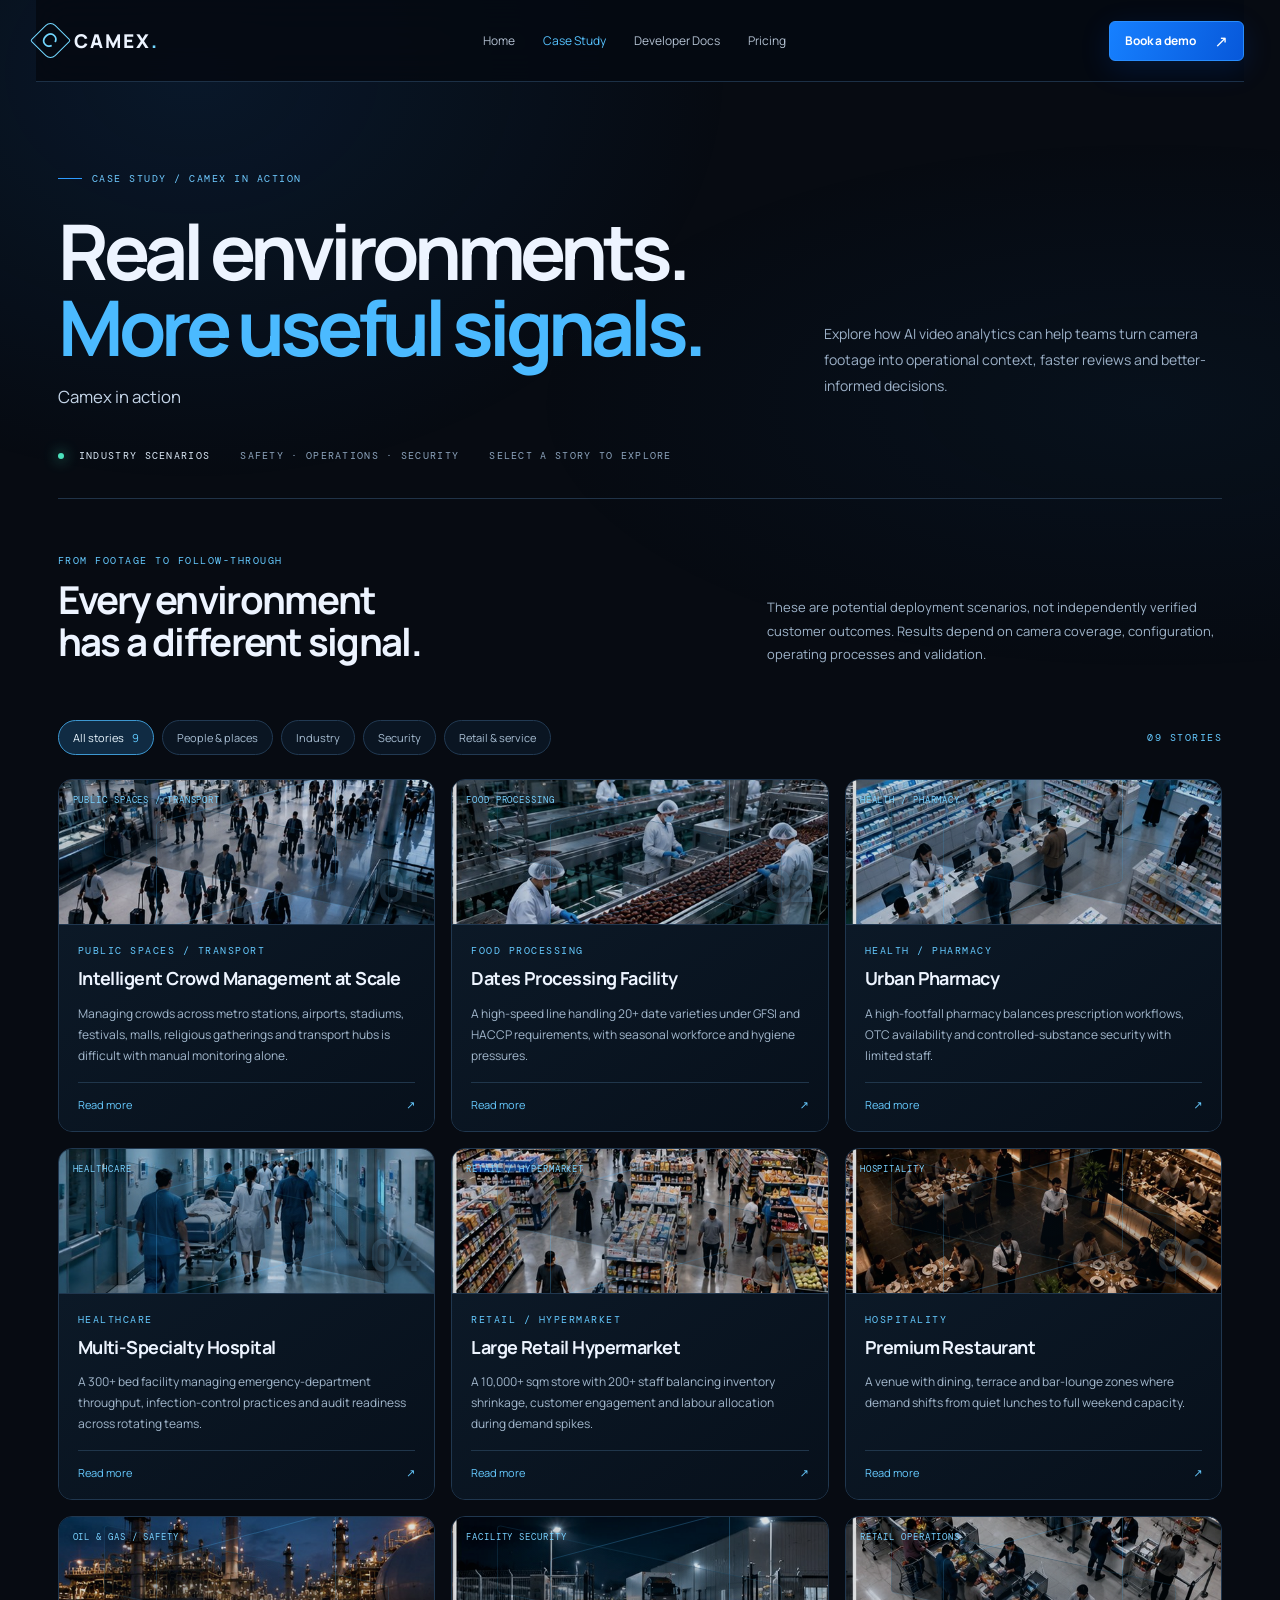
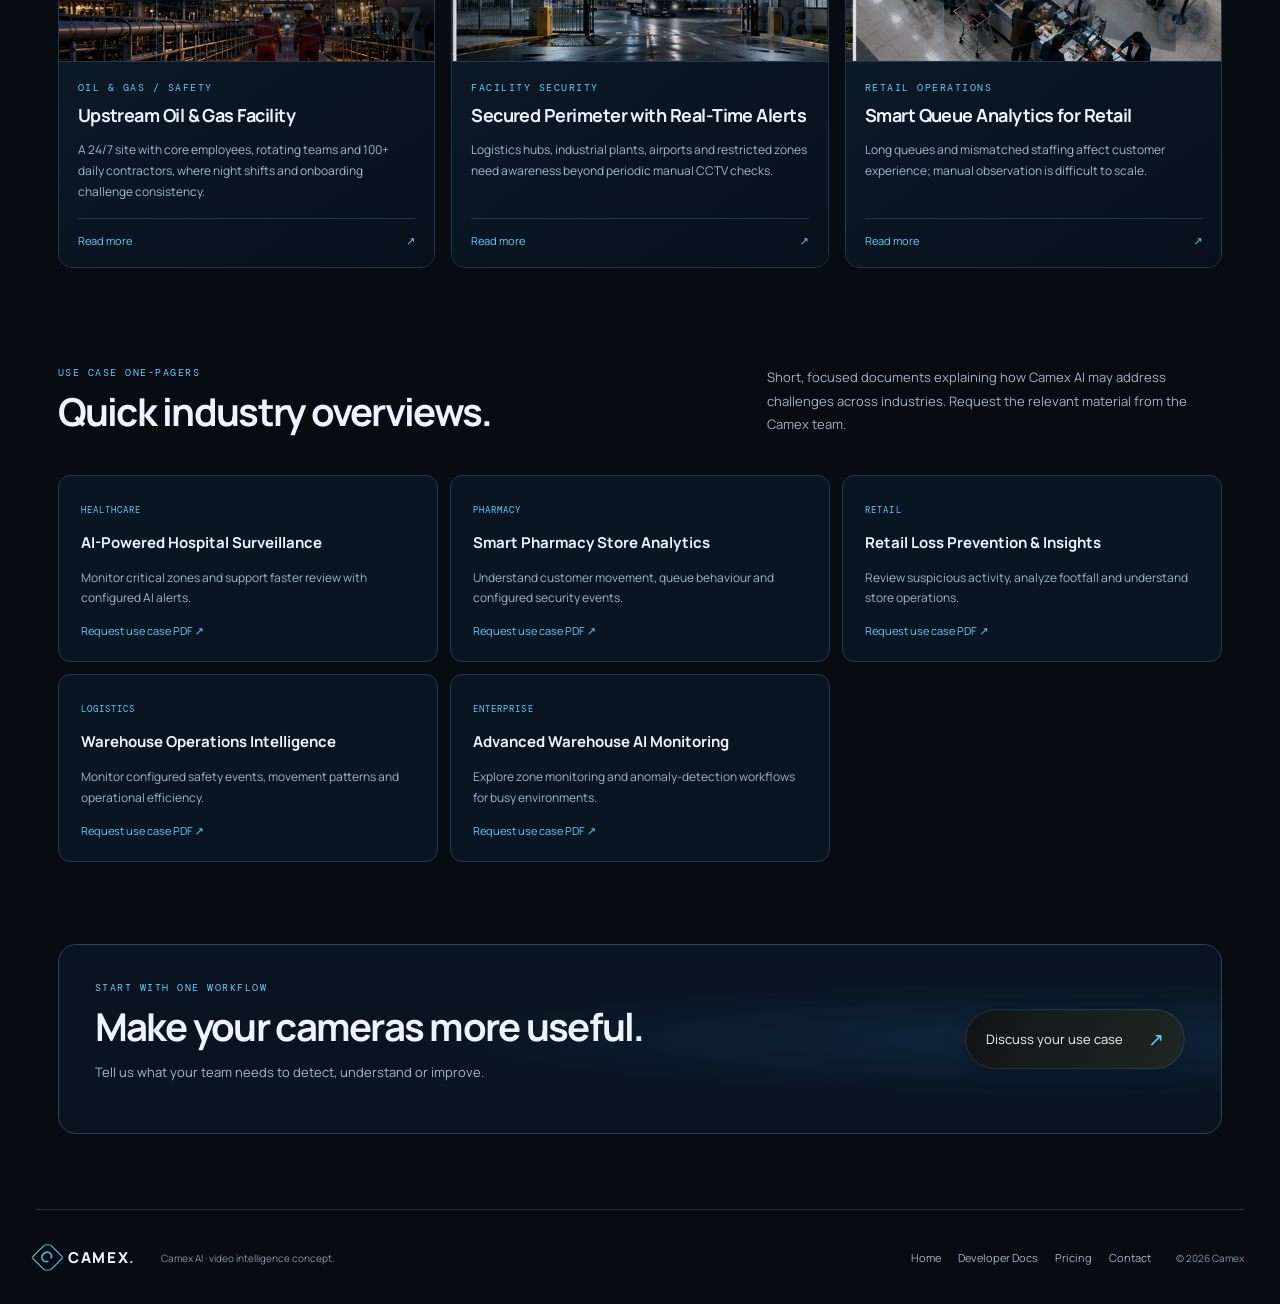
<file: case-study.html>
<!doctype html><html lang="en"><head><meta charset="utf-8"><meta name="viewport" content="width=device-width,initial-scale=1"><meta name="theme-color" content="#070b12"><meta name="description" content="Explore Camex AI video analytics use cases across public spaces, industry, healthcare, retail and logistics."><title>Case Studies — Camex</title><link rel="preconnect" href="https://fonts.googleapis.com"><link rel="preconnect" href="https://fonts.gstatic.com" crossorigin><link href="https://fonts.googleapis.com/css2?family=DM+Mono:wght@400;500&family=Manrope:wght@400;500;600;700;800&display=swap" rel="stylesheet"><link rel="stylesheet" href="styles.css?v=docs-pages-v1"><link rel="stylesheet" href="pages.css?v=docs-pages-v1"></head><body class="subpage"><header class="site-header"><a class="brand" href="index.html#top"><span class="brand-mark">C</span><span>CAMEX<span class="brand-dot">.</span></span></a><nav class="desktop-nav" aria-label="Main navigation"><a href="index.html#top">Home</a><a href="case-study.html" class="active">Case Study</a><a href="developer-docs.html">Developer Docs</a><a href="pricing.html">Pricing</a></nav><div class="header-actions"><a class="button button-small" href="index.html#live-demo">Book a demo <span>↗</span></a></div><button class="menu-toggle" type="button" aria-label="Open navigation" aria-expanded="false"><span></span><span></span></button>
</header><main class="page-main"><section class="page-hero"><div class="eyebrow"><span class="eyebrow-line"></span> CASE STUDY / CAMEX IN ACTION</div><div class="hero-grid"><div><h1>Real environments.<br><span class="blue-text">More useful signals.</span></h1><p class="page-lede">Camex in action</p></div><p class="hero-aside">Explore how AI video analytics can help teams turn camera footage into operational context, faster reviews and better-informed decisions.</p></div><div class="doc-stats"><span><i></i> INDUSTRY SCENARIOS</span><span>SAFETY · OPERATIONS · SECURITY</span><span>SELECT A STORY TO EXPLORE</span></div></section><section class="case-intro"><div><div class="section-kicker">FROM FOOTAGE TO FOLLOW-THROUGH</div><h2>Every environment has a different signal.</h2></div><p>These are potential deployment scenarios, not independently verified customer outcomes. Results depend on camera coverage, configuration, operating processes and validation.</p></section><div class="case-toolbar"><div class="filter-pills" role="group" aria-label="Filter case studies"><button class="filter-pill active" data-filter="all" aria-pressed="true">All stories <span>9</span></button><button class="filter-pill" data-filter="people" aria-pressed="false">People &amp; places</button><button class="filter-pill" data-filter="industry" aria-pressed="false">Industry</button><button class="filter-pill" data-filter="security" aria-pressed="false">Security</button><button class="filter-pill" data-filter="retail" aria-pressed="false">Retail &amp; service</button></div><span class="micro-label" id="case-count" aria-live="polite">09 STORIES</span></div><section class="case-grid" aria-label="Case study stories"><article class="case-card" data-category="people"><div class="case-art art-crowd"><img class="case-art-image" src="assets/images/crowd-management.jpg" alt="" loading="lazy" decoding="async"><span class="art-label">PUBLIC SPACES / TRANSPORT</span><strong>01</strong></div><div class="case-card-body"><div class="section-kicker">PUBLIC SPACES / TRANSPORT</div><h2>Intelligent Crowd Management at Scale</h2><p>Managing crowds across metro stations, airports, stadiums, festivals, malls, religious gatherings and transport hubs is difficult with manual monitoring alone.</p><details><summary>Read more <span>↗</span></summary><p>Configured crowd analytics can help teams monitor density, understand movement and identify areas needing attention. Use insights alongside trained staff and established safety procedures.</p><div class="case-outcome"><b>Potential operational value</b><span>Earlier awareness of congestion and more informed staffing decisions.</span></div></details></div></article><article class="case-card" data-category="industry"><div class="case-art art-dates"><img class="case-art-image" src="assets/images/dates-processing.jpg" alt="" loading="lazy" decoding="async"><span class="art-label">FOOD PROCESSING</span><strong>02</strong></div><div class="case-card-body"><div class="section-kicker">FOOD PROCESSING</div><h2>Dates Processing Facility</h2><p>A high-speed line handling 20+ date varieties under GFSI and HACCP requirements, with seasonal workforce and hygiene pressures.</p><details><summary>Read more <span>↗</span></summary><p>Configured camera analytics can help review selected work zones, movement and compliance-related events. It should complement formal food-safety controls and audits.</p><div class="case-outcome"><b>Potential operational value</b><span>More consistent review across shifts and busy production periods.</span></div></details></div></article><article class="case-card" data-category="retail"><div class="case-art art-pharmacy"><img class="case-art-image" src="assets/images/urban-pharmacy.jpg" alt="" loading="lazy" decoding="async"><span class="art-label">HEALTH / PHARMACY</span><strong>03</strong></div><div class="case-card-body"><div class="section-kicker">HEALTH / PHARMACY</div><h2>Urban Pharmacy</h2><p>A high-footfall pharmacy balances prescription workflows, OTC availability and controlled-substance security with limited staff.</p><details><summary>Read more <span>↗</span></summary><p>Queue and occupancy analytics can support workload planning, while restricted-zone events can help staff review sensitive areas under applicable policies.</p><div class="case-outcome"><b>Potential operational value</b><span>Better visibility into queues, space usage and review priorities.</span></div></details></div></article><article class="case-card" data-category="people"><div class="case-art art-hospital"><img class="case-art-image" src="assets/images/hospital-operations.jpg" alt="" loading="lazy" decoding="async"><span class="art-label">HEALTHCARE</span><strong>04</strong></div><div class="case-card-body"><div class="section-kicker">HEALTHCARE</div><h2>Multi-Specialty Hospital</h2><p>A 300+ bed facility managing emergency-department throughput, infection-control practices and audit readiness across rotating teams.</p><details><summary>Read more <span>↗</span></summary><p>Configured analytics can surface occupancy, restricted-zone or PPE-related events for review. Clinical workflows and formal compliance systems remain essential.</p><div class="case-outcome"><b>Potential operational value</b><span>Faster review of configured events and clearer operational visibility.</span></div></details></div></article><article class="case-card" data-category="retail"><div class="case-art art-retail"><img class="case-art-image" src="assets/images/retail-hypermarket.jpg" alt="" loading="lazy" decoding="async"><span class="art-label">RETAIL / HYPERMARKET</span><strong>05</strong></div><div class="case-card-body"><div class="section-kicker">RETAIL / HYPERMARKET</div><h2>Large Retail Hypermarket</h2><p>A 10,000+ sqm store with 200+ staff balancing inventory shrinkage, customer engagement and labour allocation during demand spikes.</p><details><summary>Read more <span>↗</span></summary><p>Footfall counts, queue estimates, heatmaps and suspicious-event review can help teams understand activity and staffing needs.</p><div class="case-outcome"><b>Potential operational value</b><span>More informed staffing, store-layout and incident-review decisions.</span></div></details></div></article><article class="case-card" data-category="retail"><div class="case-art art-restaurant"><img class="case-art-image" src="assets/images/premium-restaurant.jpg" alt="" loading="lazy" decoding="async"><span class="art-label">HOSPITALITY</span><strong>06</strong></div><div class="case-card-body"><div class="section-kicker">HOSPITALITY</div><h2>Premium Restaurant</h2><p>A venue with dining, terrace and bar-lounge zones where demand shifts from quiet lunches to full weekend capacity.</p><details><summary>Read more <span>↗</span></summary><p>Occupancy and queue insights can support check-in flow, table-turn visibility and shift planning when tuned to the venue layout.</p><div class="case-outcome"><b>Potential operational value</b><span>Clearer view of busy zones and service bottlenecks.</span></div></details></div></article><article class="case-card" data-category="industry"><div class="case-art art-oil"><img class="case-art-image" src="assets/images/oil-gas-safety.jpg" alt="" loading="lazy" decoding="async"><span class="art-label">OIL & GAS / SAFETY</span><strong>07</strong></div><div class="case-card-body"><div class="section-kicker">OIL & GAS / SAFETY</div><h2>Upstream Oil & Gas Facility</h2><p>A 24/7 site with core employees, rotating teams and 100+ daily contractors, where night shifts and onboarding challenge consistency.</p><details><summary>Read more <span>↗</span></summary><p>Configured PPE and zone analytics can surface events for supervisor review. Validate model performance for actual PPE, angles and lighting.</p><div class="case-outcome"><b>Potential operational value</b><span>More consistent review across shifts and onboarding periods.</span></div></details></div></article><article class="case-card" data-category="security"><div class="case-art art-perimeter"><img class="case-art-image" src="assets/images/secured-perimeter.jpg" alt="" loading="lazy" decoding="async"><span class="art-label">FACILITY SECURITY</span><strong>08</strong></div><div class="case-card-body"><div class="section-kicker">FACILITY SECURITY</div><h2>Secured Perimeter with Real-Time Alerts</h2><p>Logistics hubs, industrial plants, airports and restricted zones need awareness beyond periodic manual CCTV checks.</p><details><summary>Read more <span>↗</span></summary><p>Configured intrusion, line-crossing and restricted-zone events can route relevant footage into a review workflow.</p><div class="case-outcome"><b>Potential operational value</b><span>Faster triage of configured perimeter events.</span></div></details></div></article><article class="case-card" data-category="retail"><div class="case-art art-queue"><img class="case-art-image" src="assets/images/retail-queue.jpg" alt="" loading="lazy" decoding="async"><span class="art-label">RETAIL OPERATIONS</span><strong>09</strong></div><div class="case-card-body"><div class="section-kicker">RETAIL OPERATIONS</div><h2>Smart Queue Analytics for Retail</h2><p>Long queues and mismatched staffing affect customer experience; manual observation is difficult to scale.</p><details><summary>Read more <span>↗</span></summary><p>People-counting and queue analytics can help estimate queue length, understand peaks and plan staffing. Accuracy depends on camera placement and calibration.</p><div class="case-outcome"><b>Potential operational value</b><span>More informed queue management and shift planning.</span></div></details></div></article></section><section class="onepager-section"><div class="case-intro"><div><div class="section-kicker">USE CASE ONE-PAGERS</div><h2>Quick industry overviews.</h2></div><p>Short, focused documents explaining how Camex AI may address challenges across industries. Request the relevant material from the Camex team.</p></div><div class="onepager-grid"><article><span>HEALTHCARE</span><h3>AI-Powered Hospital Surveillance</h3><p>Monitor critical zones and support faster review with configured AI alerts.</p><a href="mailto:sales@dezzex.com?subject=Hospital%20Surveillance%20Use%20Case%20PDF">Request use case PDF ↗</a></article><article><span>PHARMACY</span><h3>Smart Pharmacy Store Analytics</h3><p>Understand customer movement, queue behaviour and configured security events.</p><a href="mailto:sales@dezzex.com?subject=Pharmacy%20Analytics%20Use%20Case%20PDF">Request use case PDF ↗</a></article><article><span>RETAIL</span><h3>Retail Loss Prevention &amp; Insights</h3><p>Review suspicious activity, analyze footfall and understand store operations.</p><a href="mailto:sales@dezzex.com?subject=Retail%20Analytics%20Use%20Case%20PDF">Request use case PDF ↗</a></article><article><span>LOGISTICS</span><h3>Warehouse Operations Intelligence</h3><p>Monitor configured safety events, movement patterns and operational efficiency.</p><a href="mailto:sales@dezzex.com?subject=Warehouse%20Operations%20Use%20Case%20PDF">Request use case PDF ↗</a></article><article><span>ENTERPRISE</span><h3>Advanced Warehouse AI Monitoring</h3><p>Explore zone monitoring and anomaly-detection workflows for busy environments.</p><a href="mailto:sales@dezzex.com?subject=Warehouse%20AI%20Use%20Case%20PDF">Request use case PDF ↗</a></article></div></section><section class="page-bottom-cta"><div><div class="section-kicker">START WITH ONE WORKFLOW</div><h2>Make your cameras more useful.</h2><p>Tell us what your team needs to detect, understand or improve.</p></div><a class="glow-cta" href="mailto:sales@dezzex.com?subject=Camex%20demo%20request">Discuss your use case <span>↗</span></a></section></main><footer class="site-footer section-shell"><a class="brand" href="index.html#top"><span class="brand-mark">C</span><span>CAMEX<span class="brand-dot">.</span></span></a><span class="footer-copy">Camex AI · video intelligence concept.</span><div class="footer-links"><a href="index.html">Home</a><a href="developer-docs.html">Developer Docs</a><a href="pricing.html">Pricing</a><a href="mailto:sales@dezzex.com">Contact</a></div><span class="footer-copy">© 2026 Camex</span></footer><script src="pages.js?v=docs-pages-v1" defer></script></body></html>
</file>
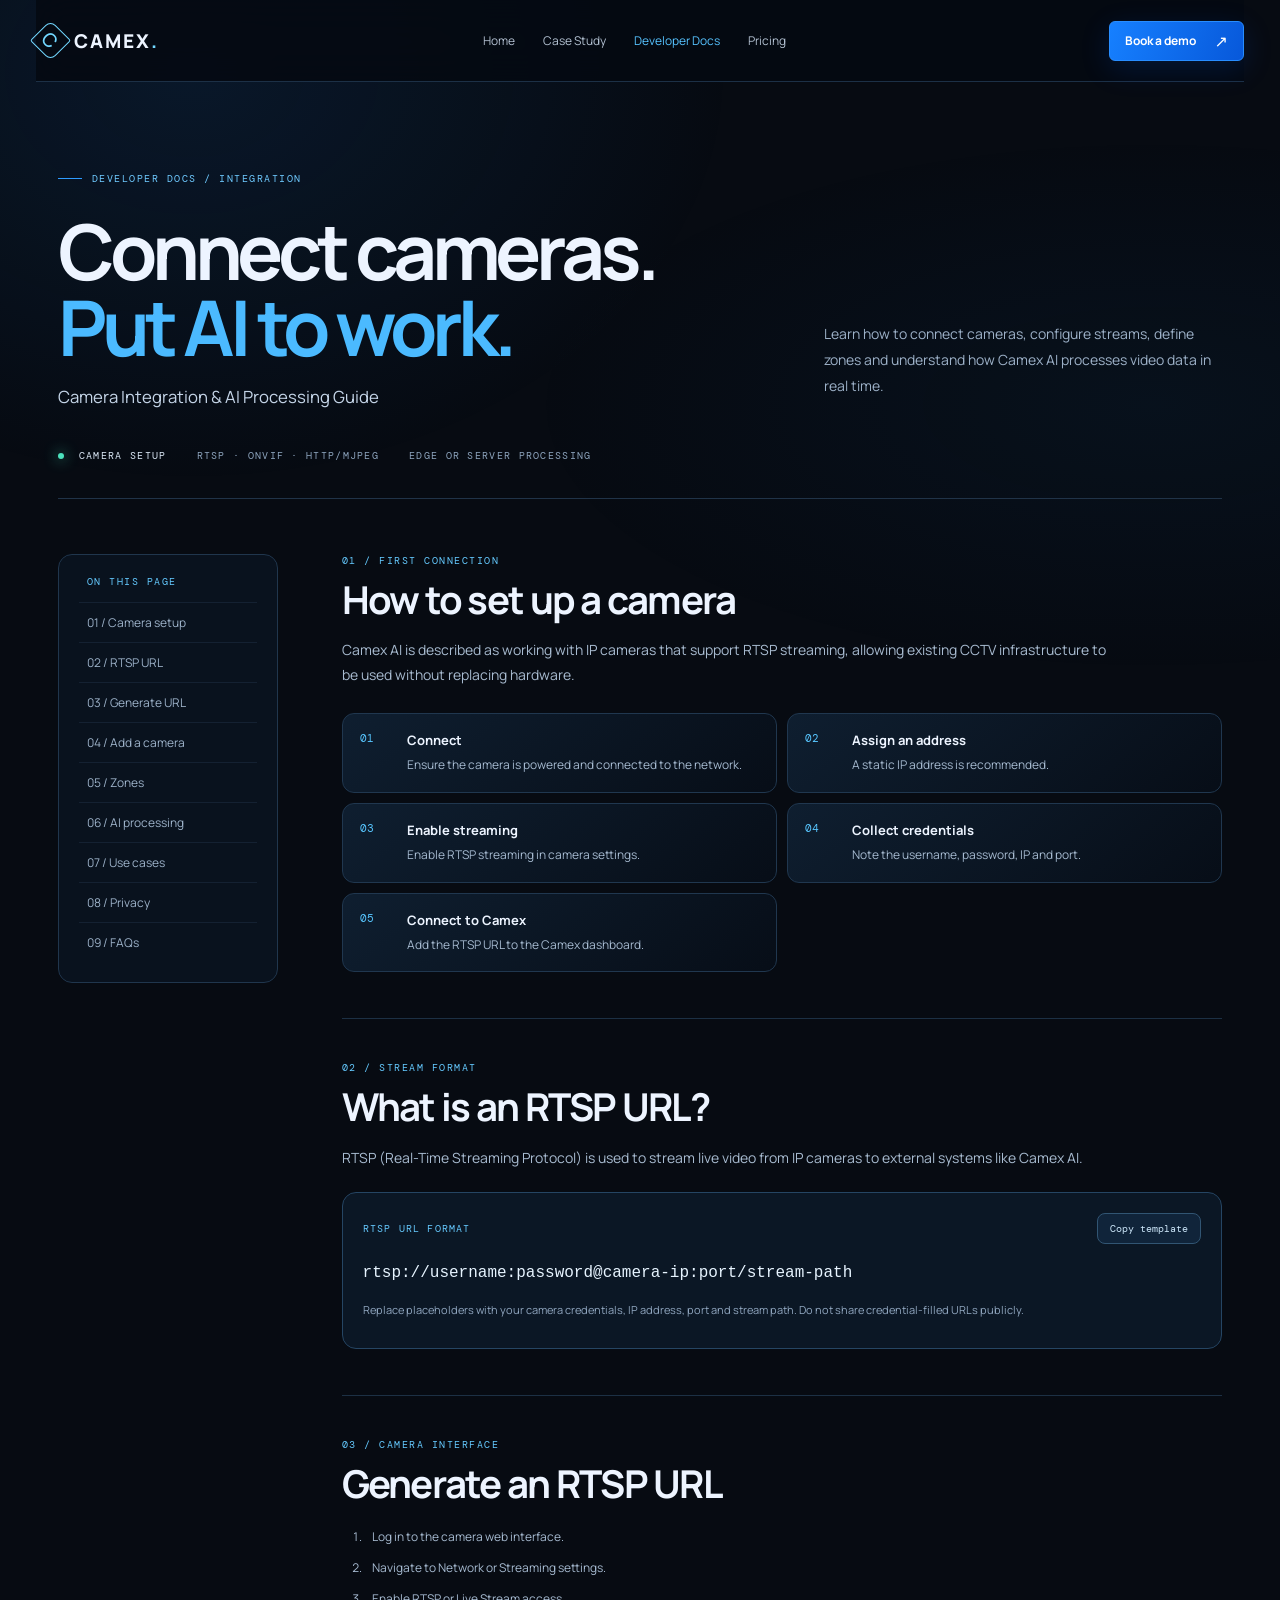
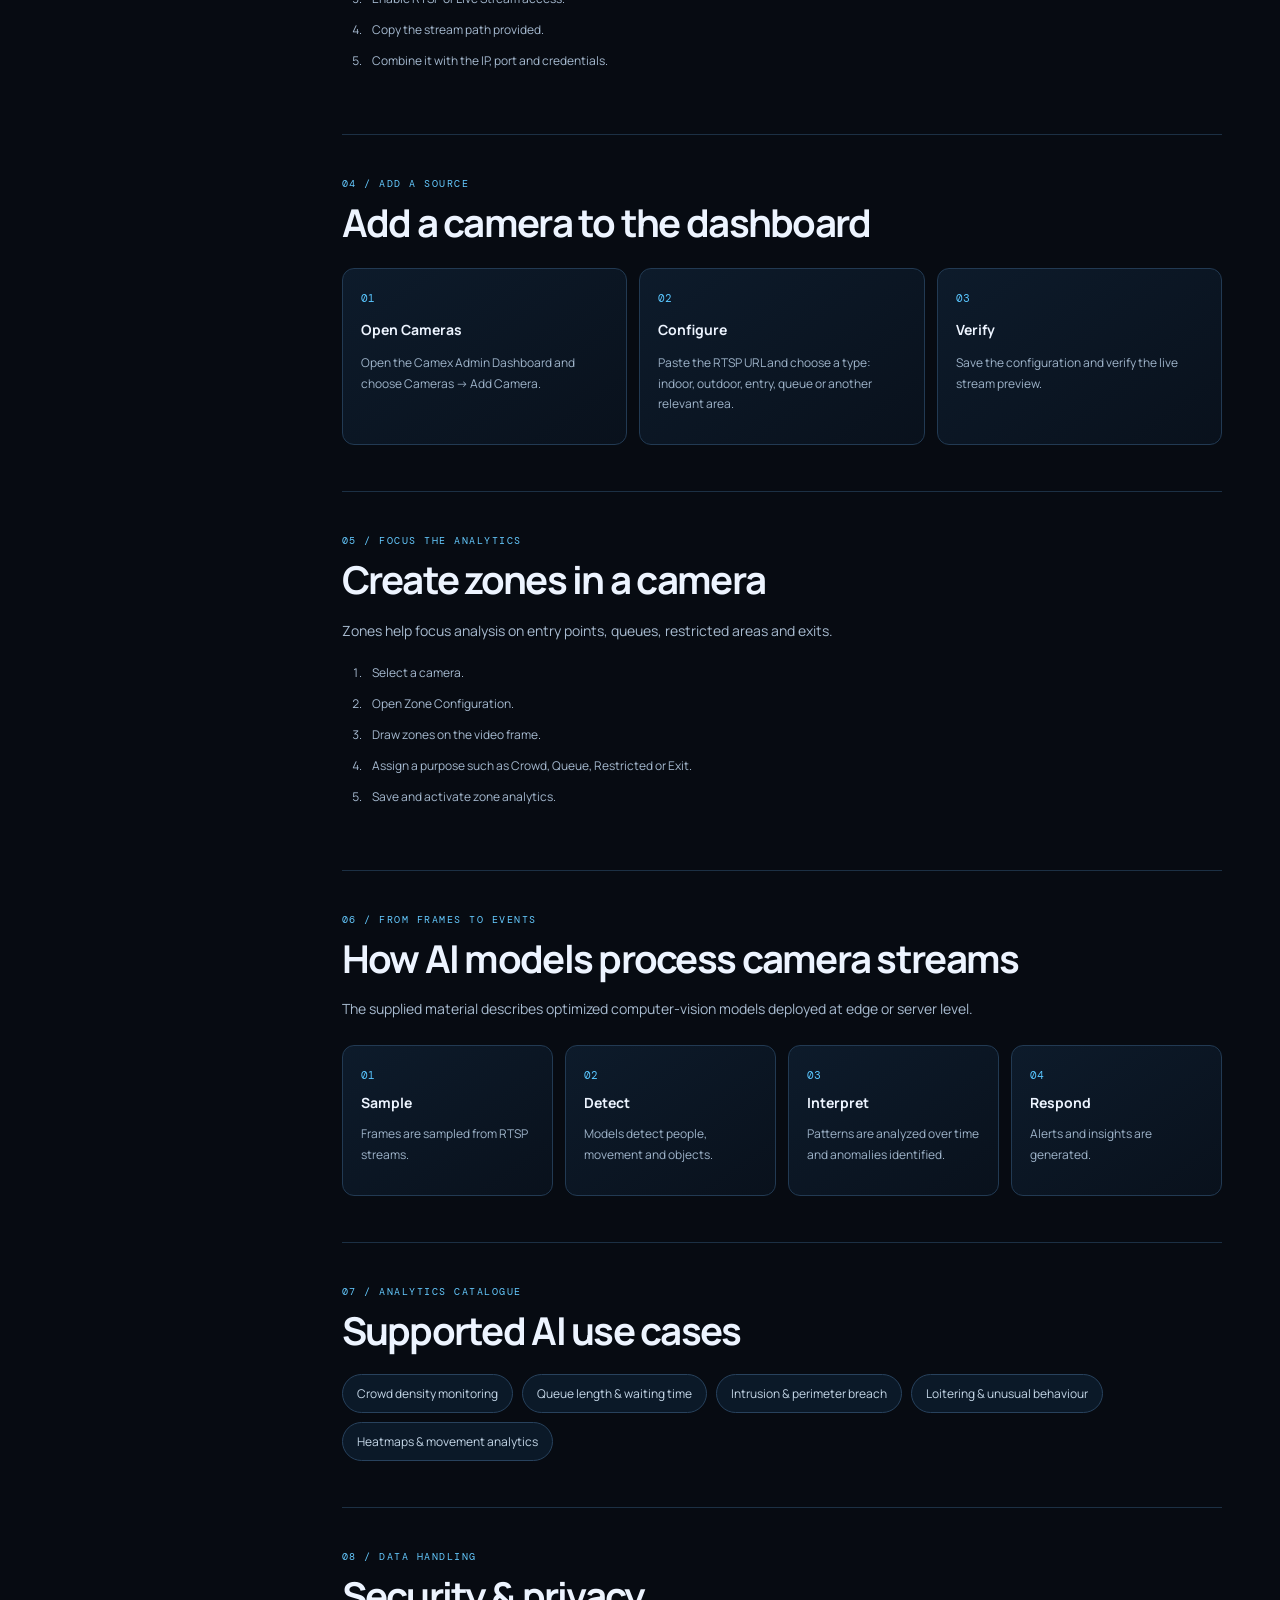
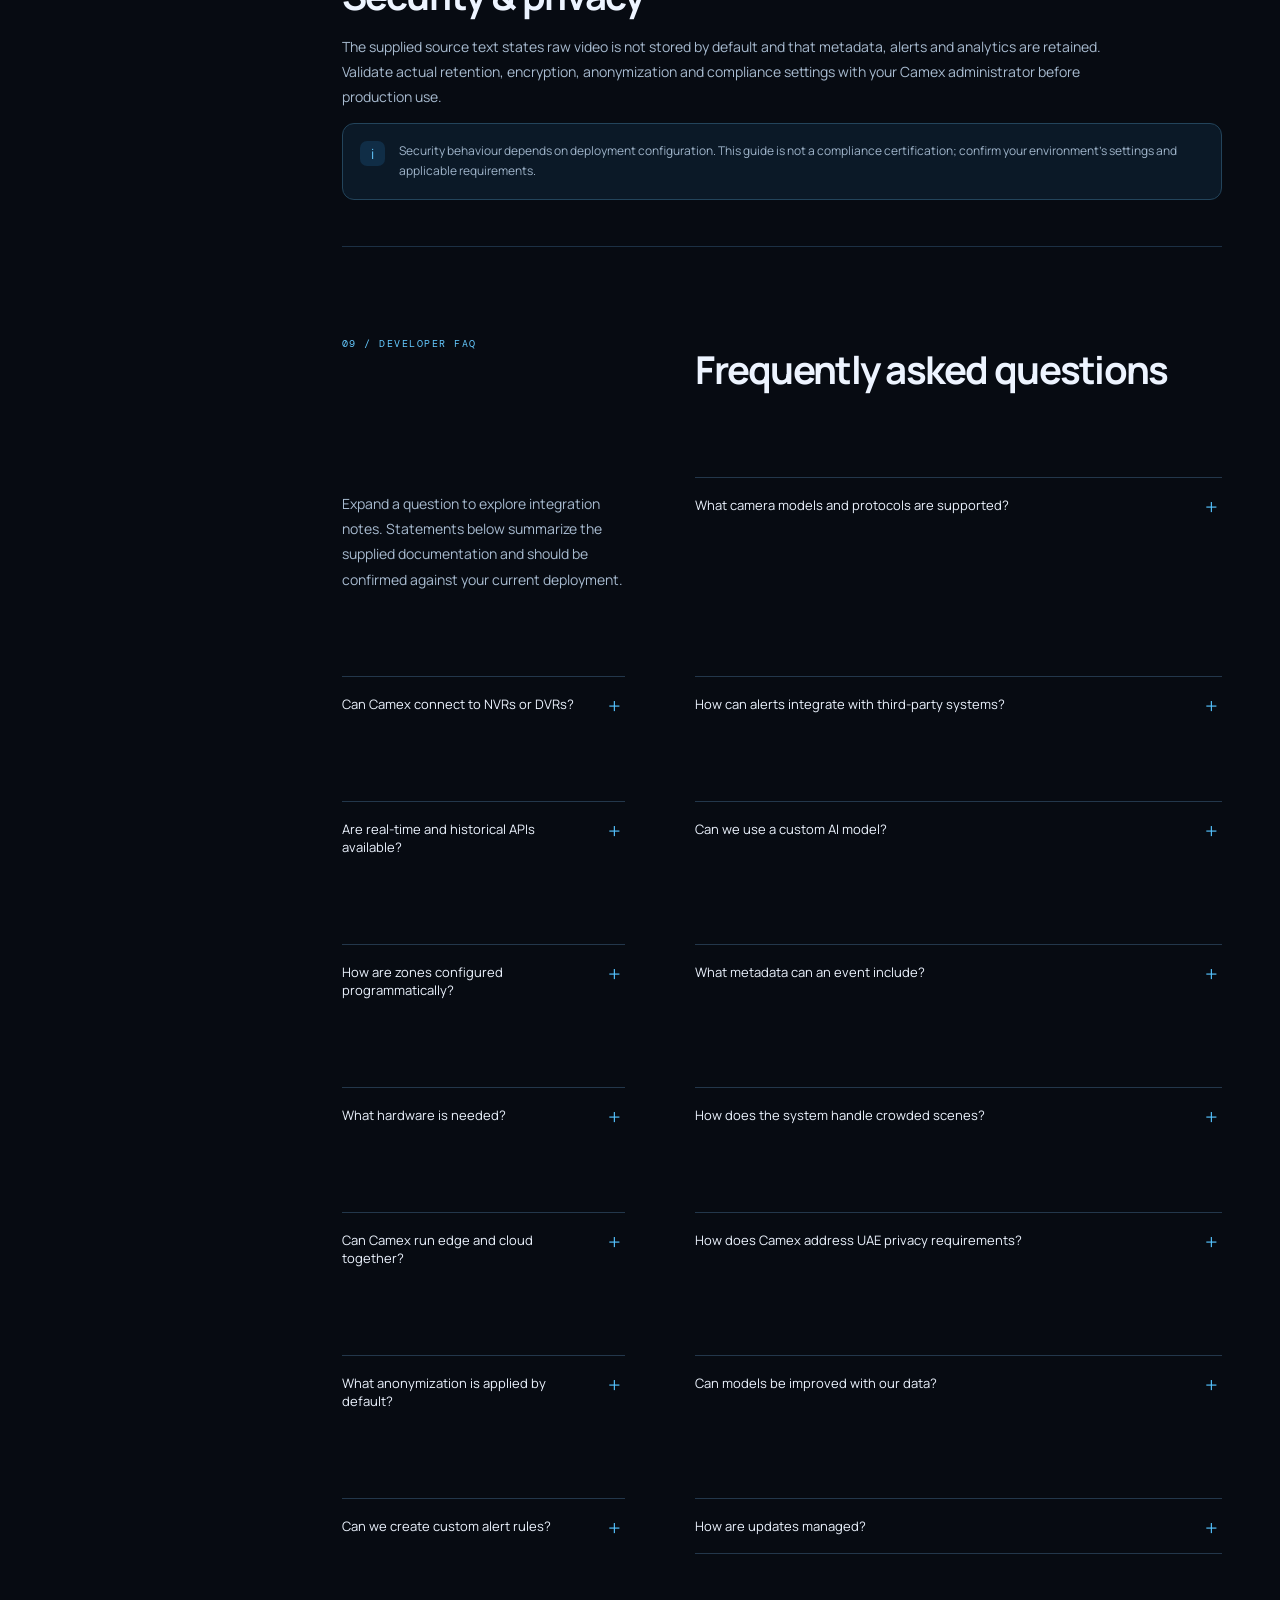
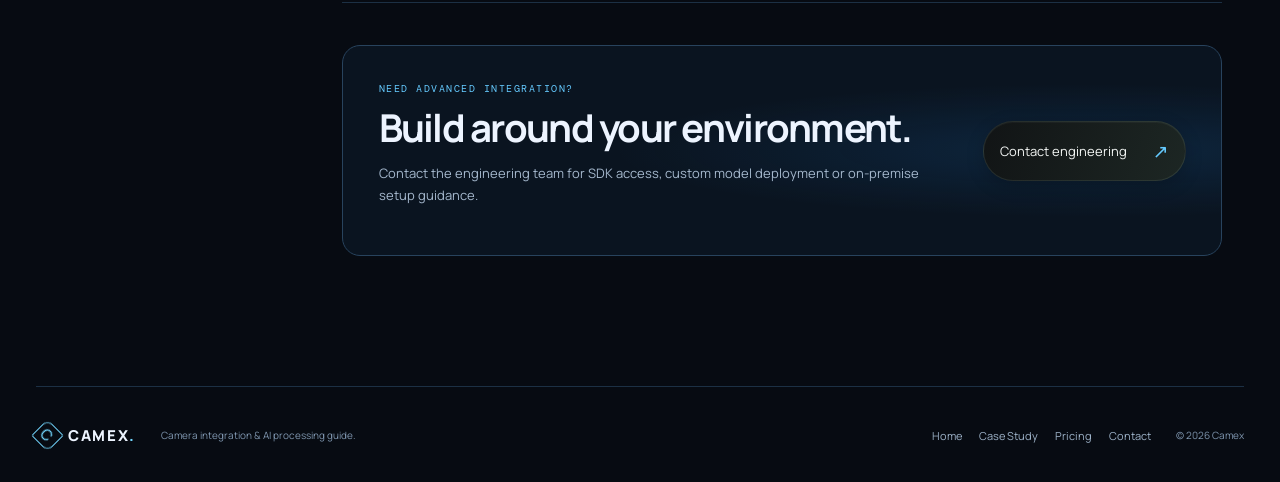
<file: developer-docs.html>
<!doctype html><html lang="en"><head><meta charset="utf-8"><meta name="viewport" content="width=device-width,initial-scale=1"><meta name="theme-color" content="#070b12"><meta name="description" content="Camera integration, RTSP setup, zones, AI processing and developer FAQs for Camex."><title>Developer Docs — Camex</title><link rel="preconnect" href="https://fonts.googleapis.com"><link rel="preconnect" href="https://fonts.gstatic.com" crossorigin><link href="https://fonts.googleapis.com/css2?family=DM+Mono:wght@400;500&family=Manrope:wght@400;500;600;700;800&display=swap" rel="stylesheet"><link rel="stylesheet" href="styles.css?v=docs-pages-v1"><link rel="stylesheet" href="pages.css?v=docs-pages-v1"></head><body class="subpage"><header class="site-header"><a class="brand" href="index.html#top"><span class="brand-mark">C</span><span>CAMEX<span class="brand-dot">.</span></span></a><nav class="desktop-nav" aria-label="Main navigation"><a href="index.html#top">Home</a><a href="case-study.html">Case Study</a><a href="developer-docs.html" class="active">Developer Docs</a><a href="pricing.html">Pricing</a></nav><div class="header-actions"><a class="button button-small" href="index.html#live-demo">Book a demo <span>↗</span></a></div><button class="menu-toggle" type="button" aria-label="Open navigation" aria-expanded="false"><span></span><span></span></button>
</header><main class="page-main"><section class="page-hero"><div class="eyebrow"><span class="eyebrow-line"></span> DEVELOPER DOCS / INTEGRATION</div><div class="hero-grid"><div><h1>Connect cameras.<br><span class="blue-text">Put AI to work.</span></h1><p class="page-lede">Camera Integration &amp; AI Processing Guide</p></div><p class="hero-aside">Learn how to connect cameras, configure streams, define zones and understand how Camex AI processes video data in real time.</p></div><div class="doc-stats"><span><i></i> CAMERA SETUP</span><span>RTSP · ONVIF · HTTP/MJPEG</span><span>EDGE OR SERVER PROCESSING</span></div></section><div class="docs-layout"><aside class="docs-index"><div class="micro-label">ON THIS PAGE</div><a href="#camera-setup">01 / Camera setup</a><a href="#rtsp">02 / RTSP URL</a><a href="#generate-url">03 / Generate URL</a><a href="#dashboard">04 / Add a camera</a><a href="#zones">05 / Zones</a><a href="#processing">06 / AI processing</a><a href="#use-cases">07 / Use cases</a><a href="#privacy">08 / Privacy</a><a href="#faq">09 / FAQs</a></aside><div class="docs-content">
<section class="doc-section" id="camera-setup"><div class="section-kicker">01 / FIRST CONNECTION</div><h2>How to set up a camera</h2><p>Camex AI is described as working with IP cameras that support RTSP streaming, allowing existing CCTV infrastructure to be used without replacing hardware.</p><ol class="step-list"><li><b>Connect</b><span>Ensure the camera is powered and connected to the network.</span></li><li><b>Assign an address</b><span>A static IP address is recommended.</span></li><li><b>Enable streaming</b><span>Enable RTSP streaming in camera settings.</span></li><li><b>Collect credentials</b><span>Note the username, password, IP and port.</span></li><li><b>Connect to Camex</b><span>Add the RTSP URL to the Camex dashboard.</span></li></ol></section>
<section class="doc-section" id="rtsp"><div class="section-kicker">02 / STREAM FORMAT</div><h2>What is an RTSP URL?</h2><p>RTSP (Real-Time Streaming Protocol) is used to stream live video from IP cameras to external systems like Camex AI.</p><div class="code-panel"><div class="code-panel-top"><span>RTSP URL FORMAT</span><button class="copy-button" data-copy="rtsp://username:password@camera-ip:port/stream-path">Copy template</button></div><code>rtsp://username:password@camera-ip:port/stream-path</code><p>Replace placeholders with your camera credentials, IP address, port and stream path. Do not share credential-filled URLs publicly.</p><span class="copy-status" aria-live="polite"></span></div></section>
<section class="doc-section" id="generate-url"><div class="section-kicker">03 / CAMERA INTERFACE</div><h2>Generate an RTSP URL</h2><ol class="number-list"><li>Log in to the camera web interface.</li><li>Navigate to Network or Streaming settings.</li><li>Enable RTSP or Live Stream access.</li><li>Copy the stream path provided.</li><li>Combine it with the IP, port and credentials.</li></ol></section>
<section class="doc-section" id="dashboard"><div class="section-kicker">04 / ADD A SOURCE</div><h2>Add a camera to the dashboard</h2><div class="horizontal-steps"><article><span>01</span><h3>Open Cameras</h3><p>Open the Camex Admin Dashboard and choose Cameras → Add Camera.</p></article><article><span>02</span><h3>Configure</h3><p>Paste the RTSP URL and choose a type: indoor, outdoor, entry, queue or another relevant area.</p></article><article><span>03</span><h3>Verify</h3><p>Save the configuration and verify the live stream preview.</p></article></div></section>
<section class="doc-section" id="zones"><div class="section-kicker">05 / FOCUS THE ANALYTICS</div><h2>Create zones in a camera</h2><p>Zones help focus analysis on entry points, queues, restricted areas and exits.</p><ol class="number-list"><li>Select a camera.</li><li>Open Zone Configuration.</li><li>Draw zones on the video frame.</li><li>Assign a purpose such as Crowd, Queue, Restricted or Exit.</li><li>Save and activate zone analytics.</li></ol></section>
<section class="doc-section" id="processing"><div class="section-kicker">06 / FROM FRAMES TO EVENTS</div><h2>How AI models process camera streams</h2><p>The supplied material describes optimized computer-vision models deployed at edge or server level.</p><div class="process-flow"><article><span>01</span><b>Sample</b><p>Frames are sampled from RTSP streams.</p></article><article><span>02</span><b>Detect</b><p>Models detect people, movement and objects.</p></article><article><span>03</span><b>Interpret</b><p>Patterns are analyzed over time and anomalies identified.</p></article><article><span>04</span><b>Respond</b><p>Alerts and insights are generated.</p></article></div></section>
<section class="doc-section" id="use-cases"><div class="section-kicker">07 / ANALYTICS CATALOGUE</div><h2>Supported AI use cases</h2><div class="tag-cloud"><span>Crowd density monitoring</span><span>Queue length &amp; waiting time</span><span>Intrusion &amp; perimeter breach</span><span>Loitering &amp; unusual behaviour</span><span>Heatmaps &amp; movement analytics</span></div></section>
<section class="doc-section" id="privacy"><div class="section-kicker">08 / DATA HANDLING</div><h2>Security &amp; privacy</h2><p>The supplied source text states raw video is not stored by default and that metadata, alerts and analytics are retained. Validate actual retention, encryption, anonymization and compliance settings with your Camex administrator before production use.</p><div class="notice-card"><span class="notice-icon">i</span><p>Security behaviour depends on deployment configuration. This guide is not a compliance certification; confirm your environment’s settings and applicable requirements.</p></div></section>
<section class="doc-section faq-section" id="faq"><div class="section-kicker">09 / DEVELOPER FAQ</div><h2>Frequently asked questions</h2><p class="section-intro">Expand a question to explore integration notes. Statements below summarize the supplied documentation and should be confirmed against your current deployment.</p>
<details><summary>What camera models and protocols are supported?</summary><p>The supplied text lists RTSP (H.264/H.265), ONVIF Profile S and HTTP/MJPEG, and names Hikvision, Dahua, Axis, Bosch and Hanwha as examples. Proprietary SDK-only models are described as unsupported. Confirm the current compatibility list.</p></details><details><summary>Can Camex connect to NVRs or DVRs?</summary><p>The supplied text describes RTSP ingestion or ONVIF discovery for NVR/DVR streams. Direct camera access is recommended there for lower latency and reliability in mission-critical deployments.</p></details><details><summary>How can alerts integrate with third-party systems?</summary><p>The supplied text lists webhook, REST API and MQTT integrations, with example integrations including ServiceNow, Bosch Building Integration, LenelS2 OnGuard, Splunk and QRadar. Availability should be confirmed.</p></details><details><summary>Are real-time and historical APIs available?</summary><p>The supplied text describes WebSockets or Server-Sent Events for live delivery, HTTP endpoints for historical retrieval, and JSON, CSV or NDJSON export. It lists OAuth2 or API keys for authentication.</p></details><details><summary>Can we use a custom AI model?</summary><p>The supplied text lists TensorFlow SavedModel/TFLite, PyTorch TorchScript, ONNX and compiled C++ libraries. Models are expected to accept RGB frames and return standard detection fields.</p></details><details><summary>How are zones configured programmatically?</summary><p>The supplied text describes REST API management or SVG floorplans with labelled zone layers, including polygons, rectangles and tripwires, with time-based or conditional zones where supported.</p></details><details><summary>What metadata can an event include?</summary><p>The supplied text lists timestamp, camera ID/location, tracking ID, normalized bounding box, confidence, attributes, zone, dwell time, inference latency, device and signed snapshot/clip links. Exact fields depend on configuration.</p></details><details><summary>What hardware is needed?</summary><p>Capacity depends on stream resolution, frame rate, model and analytics. The supplied text provides indicative examples for Jetson AGX Orin, Intel NUC and GPU servers; benchmark your actual workload before sizing hardware.</p></details><details><summary>How does the system handle crowded scenes?</summary><p>The supplied text describes reducing frame rate, focusing on active regions or using group-level analytics such as density heatmaps. Validate performance against your scene and camera placement.</p></details><details><summary>Can Camex run edge and cloud together?</summary><p>The supplied text describes local edge analytics and metadata sync to a central dashboard, including offline operation with later sync. Confirm hosting region, network paths and data policy.</p></details><details><summary>How does Camex address UAE privacy requirements?</summary><p>The supplied text references on-premise deployment, ADHICS, DHA and UAE PDPL. This page does not certify compliance; request current documentation and validate applicable obligations with your compliance team.</p></details><details><summary>What anonymization is applied by default?</summary><p>The supplied text says faces and license plates are blurred in event snapshots/clips by default and raw-video retention is configurable. Confirm these settings in the environment you use.</p></details><details><summary>Can models be improved with our data?</summary><p>The supplied text describes on-site tools to collect, label and fine-tune anonymized footage. Confirm supported workflows and data-handling requirements.</p></details><details><summary>Can we create custom alert rules?</summary><p>The supplied text describes visual rule builders or YAML/JSON scripts for multi-condition rules, time windows, repetition thresholds and external lookups.</p></details><details><summary>How are updates managed?</summary><p>The supplied text describes over-the-air updates, manual approval, scheduled maintenance, phased rollouts and offline packages for air-gapped sites. Confirm the policy for your installation.</p></details></section>
<section class="page-bottom-cta"><div><div class="section-kicker">NEED ADVANCED INTEGRATION?</div><h2>Build around your environment.</h2><p>Contact the engineering team for SDK access, custom model deployment or on-premise setup guidance.</p></div><a class="glow-cta" href="mailto:sales@dezzex.com">Contact engineering <span>↗</span></a></section></div></div></main><footer class="site-footer section-shell"><a class="brand" href="index.html#top"><span class="brand-mark">C</span><span>CAMEX<span class="brand-dot">.</span></span></a><span class="footer-copy">Camera integration &amp; AI processing guide.</span><div class="footer-links"><a href="index.html">Home</a><a href="case-study.html">Case Study</a><a href="pricing.html">Pricing</a><a href="mailto:sales@dezzex.com">Contact</a></div><span class="footer-copy">© 2026 Camex</span></footer><script src="pages.js?v=docs-pages-v1" defer></script></body></html>
</file>
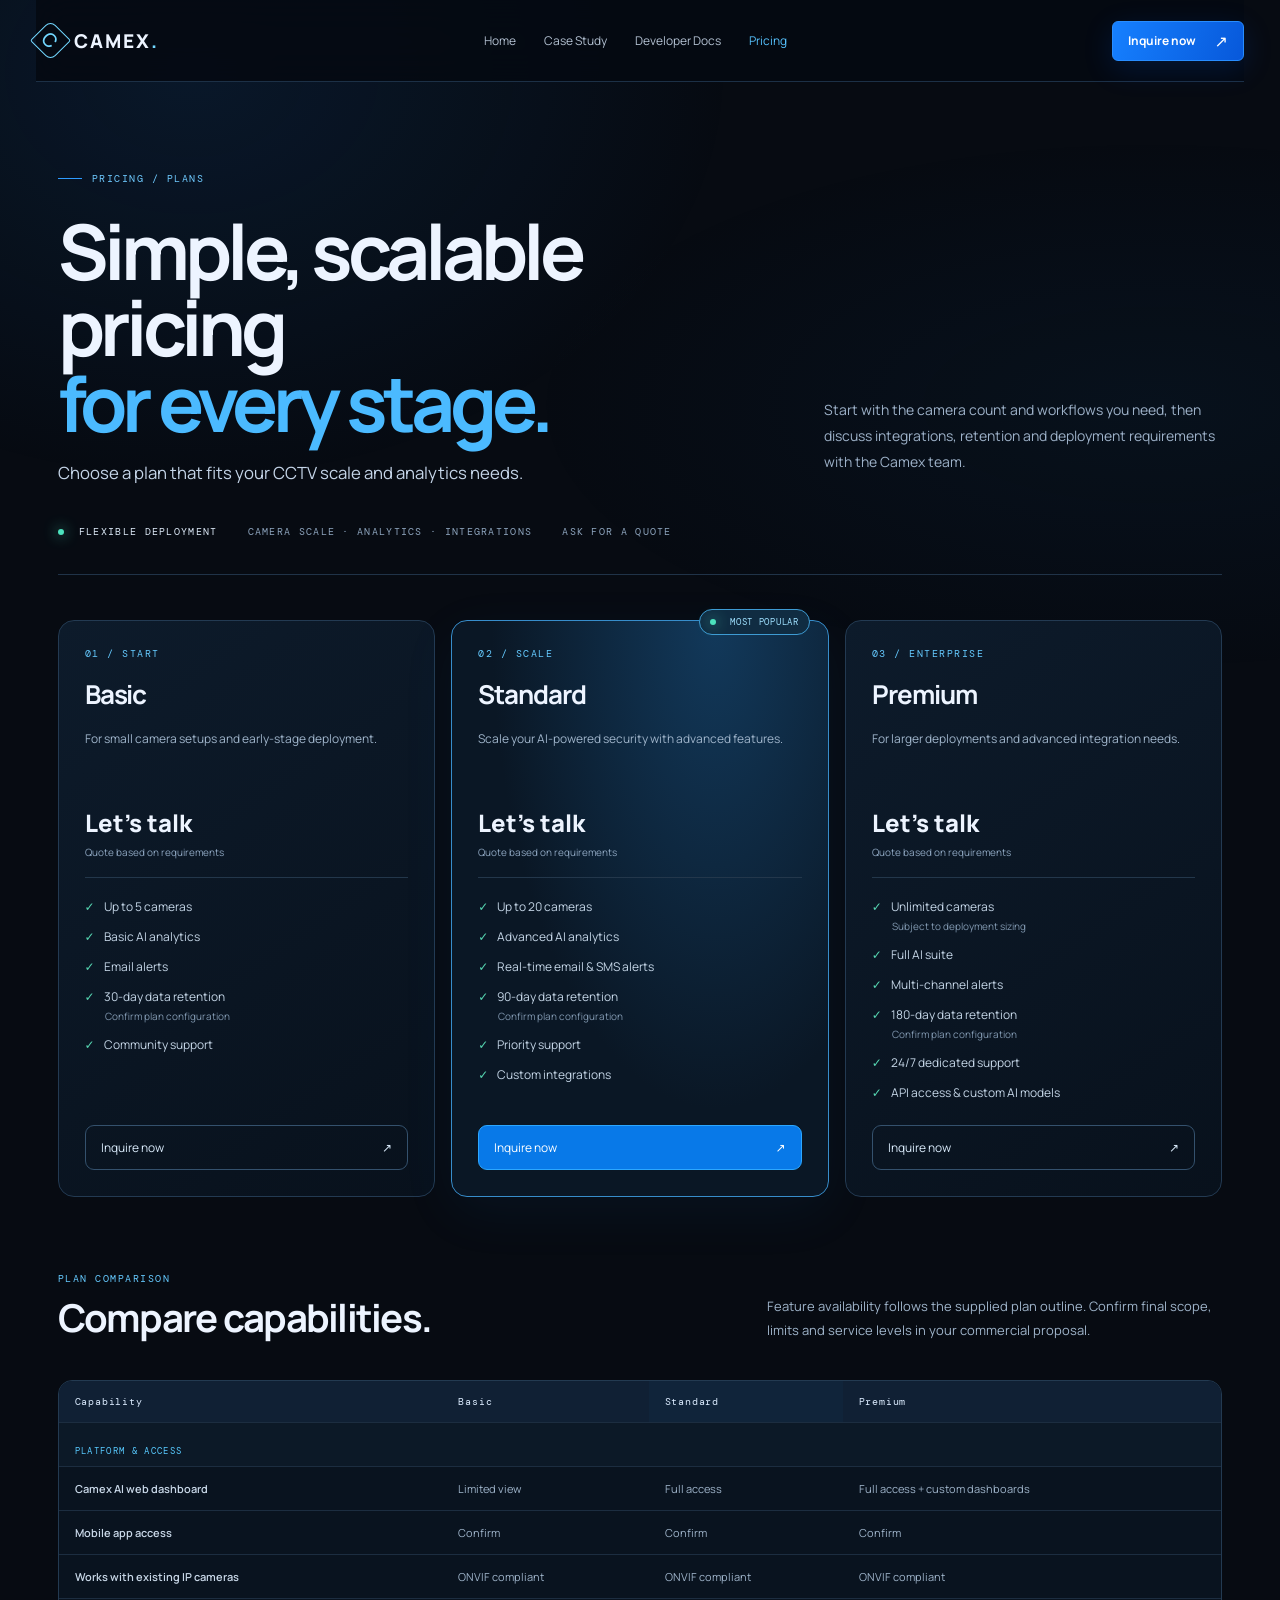
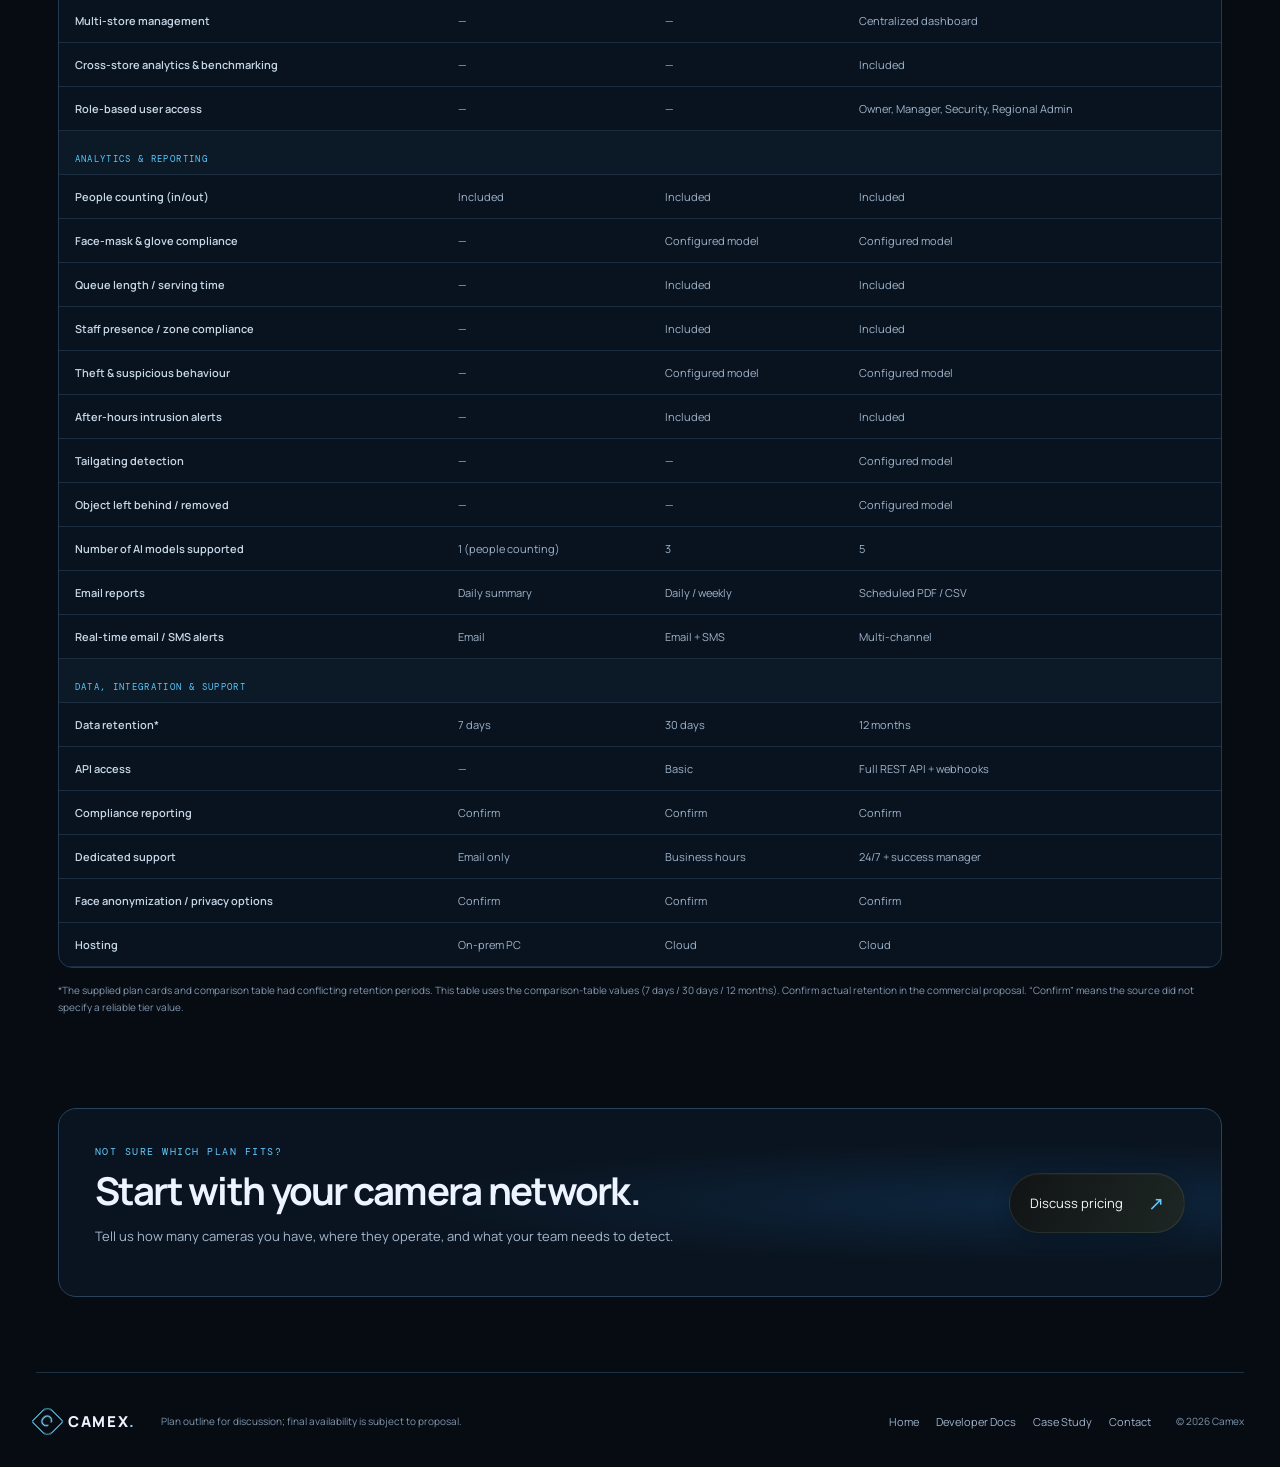
<file: pricing.html>
<!doctype html><html lang="en"><head><meta charset="utf-8"><meta name="viewport" content="width=device-width,initial-scale=1"><meta name="theme-color" content="#070b12"><meta name="description" content="Explore Camex AI camera analytics plans and compare features for your deployment."><title>Pricing — Camex</title><link rel="preconnect" href="https://fonts.googleapis.com"><link rel="preconnect" href="https://fonts.gstatic.com" crossorigin><link href="https://fonts.googleapis.com/css2?family=DM+Mono:wght@400;500&family=Manrope:wght@400;500;600;700;800&display=swap" rel="stylesheet"><link rel="stylesheet" href="styles.css?v=docs-pages-v1"><link rel="stylesheet" href="pages.css?v=docs-pages-v1"></head><body class="subpage"><header class="site-header"><a class="brand" href="index.html#top"><span class="brand-mark">C</span><span>CAMEX<span class="brand-dot">.</span></span></a><nav class="desktop-nav" aria-label="Main navigation"><a href="index.html#top">Home</a><a href="case-study.html">Case Study</a><a href="developer-docs.html">Developer Docs</a><a href="pricing.html" class="active">Pricing</a></nav><div class="header-actions"><a class="button button-small" href="mailto:sales@dezzex.com?subject=Camex%20pricing%20enquiry">Inquire now <span>↗</span></a></div><button class="menu-toggle" type="button" aria-label="Open navigation" aria-expanded="false"><span></span><span></span></button>
</header><main class="page-main"><section class="page-hero"><div class="eyebrow"><span class="eyebrow-line"></span> PRICING / PLANS</div><div class="hero-grid"><div><h1>Simple, scalable pricing<br><span class="blue-text">for every stage.</span></h1><p class="page-lede">Choose a plan that fits your CCTV scale and analytics needs.</p></div><p class="hero-aside">Start with the camera count and workflows you need, then discuss integrations, retention and deployment requirements with the Camex team.</p></div><div class="doc-stats"><span><i></i> FLEXIBLE DEPLOYMENT</span><span>CAMERA SCALE · ANALYTICS · INTEGRATIONS</span><span>ASK FOR A QUOTE</span></div></section><section class="plan-grid" aria-label="Pricing plans"><article class="plan-card"><div class="section-kicker">01 / START</div><h2>Basic</h2><p>For small camera setups and early-stage deployment.</p><div class="plan-price">Let's talk<span>Quote based on requirements</span></div><ul><li>Up to 5 cameras</li><li>Basic AI analytics</li><li>Email alerts</li><li>30-day data retention <small>Confirm plan configuration</small></li><li>Community support</li></ul><a class="plan-button" href="mailto:sales@dezzex.com?subject=Camex%20Basic%20plan%20enquiry">Inquire now <span>↗</span></a></article><article class="plan-card featured"><div class="popular-label"><i></i> MOST POPULAR</div><div class="section-kicker">02 / SCALE</div><h2>Standard</h2><p>Scale your AI-powered security with advanced features.</p><div class="plan-price">Let's talk<span>Quote based on requirements</span></div><ul><li>Up to 20 cameras</li><li>Advanced AI analytics</li><li>Real-time email &amp; SMS alerts</li><li>90-day data retention <small>Confirm plan configuration</small></li><li>Priority support</li><li>Custom integrations</li></ul><a class="plan-button primary" href="mailto:sales@dezzex.com?subject=Camex%20Standard%20plan%20enquiry">Inquire now <span>↗</span></a></article><article class="plan-card"><div class="section-kicker">03 / ENTERPRISE</div><h2>Premium</h2><p>For larger deployments and advanced integration needs.</p><div class="plan-price">Let's talk<span>Quote based on requirements</span></div><ul><li>Unlimited cameras <small>Subject to deployment sizing</small></li><li>Full AI suite</li><li>Multi-channel alerts</li><li>180-day data retention <small>Confirm plan configuration</small></li><li>24/7 dedicated support</li><li>API access &amp; custom AI models</li></ul><a class="plan-button" href="mailto:sales@dezzex.com?subject=Camex%20Premium%20plan%20enquiry">Inquire now <span>↗</span></a></article></section><section class="comparison-section"><div class="comparison-heading"><div><div class="section-kicker">PLAN COMPARISON</div><h2>Compare capabilities.</h2></div><p>Feature availability follows the supplied plan outline. Confirm final scope, limits and service levels in your commercial proposal.</p></div><div class="table-wrap" tabindex="0" aria-label="Scrollable plan comparison table"><table class="comparison-table"><thead><tr><th scope="col">Capability</th><th scope="col">Basic</th><th scope="col" class="col-featured">Standard</th><th scope="col">Premium</th></tr></thead><tbody><tr class="table-group"><th colspan="4">PLATFORM &amp; ACCESS</th></tr><tr><th scope="row">Camex AI web dashboard</th><td>Limited view</td><td>Full access</td><td>Full access + custom dashboards</td></tr><tr><th scope="row">Mobile app access</th><td>Confirm</td><td>Confirm</td><td>Confirm</td></tr><tr><th scope="row">Works with existing IP cameras</th><td>ONVIF compliant</td><td>ONVIF compliant</td><td>ONVIF compliant</td></tr><tr><th scope="row">Multi-store management</th><td>—</td><td>—</td><td>Centralized dashboard</td></tr><tr><th scope="row">Cross-store analytics &amp; benchmarking</th><td>—</td><td>—</td><td>Included</td></tr><tr><th scope="row">Role-based user access</th><td>—</td><td>—</td><td>Owner, Manager, Security, Regional Admin</td></tr><tr class="table-group"><th colspan="4">ANALYTICS &amp; REPORTING</th></tr><tr><th scope="row">People counting (in/out)</th><td>Included</td><td>Included</td><td>Included</td></tr><tr><th scope="row">Face-mask &amp; glove compliance</th><td>—</td><td>Configured model</td><td>Configured model</td></tr><tr><th scope="row">Queue length / serving time</th><td>—</td><td>Included</td><td>Included</td></tr><tr><th scope="row">Staff presence / zone compliance</th><td>—</td><td>Included</td><td>Included</td></tr><tr><th scope="row">Theft &amp; suspicious behaviour</th><td>—</td><td>Configured model</td><td>Configured model</td></tr><tr><th scope="row">After-hours intrusion alerts</th><td>—</td><td>Included</td><td>Included</td></tr><tr><th scope="row">Tailgating detection</th><td>—</td><td>—</td><td>Configured model</td></tr><tr><th scope="row">Object left behind / removed</th><td>—</td><td>—</td><td>Configured model</td></tr><tr><th scope="row">Number of AI models supported</th><td>1 (people counting)</td><td>3</td><td>5</td></tr><tr><th scope="row">Email reports</th><td>Daily summary</td><td>Daily / weekly</td><td>Scheduled PDF / CSV</td></tr><tr><th scope="row">Real-time email / SMS alerts</th><td>Email</td><td>Email + SMS</td><td>Multi-channel</td></tr><tr class="table-group"><th colspan="4">DATA, INTEGRATION &amp; SUPPORT</th></tr><tr><th scope="row">Data retention*</th><td>7 days</td><td>30 days</td><td>12 months</td></tr><tr><th scope="row">API access</th><td>—</td><td>Basic</td><td>Full REST API + webhooks</td></tr><tr><th scope="row">Compliance reporting</th><td>Confirm</td><td>Confirm</td><td>Confirm</td></tr><tr><th scope="row">Dedicated support</th><td>Email only</td><td>Business hours</td><td>24/7 + success manager</td></tr><tr><th scope="row">Face anonymization / privacy options</th><td>Confirm</td><td>Confirm</td><td>Confirm</td></tr><tr><th scope="row">Hosting</th><td>On-prem PC</td><td>Cloud</td><td>Cloud</td></tr></tbody></table></div><p class="table-note">*The supplied plan cards and comparison table had conflicting retention periods. This table uses the comparison-table values (7 days / 30 days / 12 months). Confirm actual retention in the commercial proposal. “Confirm” means the source did not specify a reliable tier value.</p></section><section class="page-bottom-cta"><div><div class="section-kicker">NOT SURE WHICH PLAN FITS?</div><h2>Start with your camera network.</h2><p>Tell us how many cameras you have, where they operate, and what your team needs to detect.</p></div><a class="glow-cta" href="mailto:sales@dezzex.com?subject=Camex%20pricing%20consultation">Discuss pricing <span>↗</span></a></section></main><footer class="site-footer section-shell"><a class="brand" href="index.html#top"><span class="brand-mark">C</span><span>CAMEX<span class="brand-dot">.</span></span></a><span class="footer-copy">Plan outline for discussion; final availability is subject to proposal.</span><div class="footer-links"><a href="index.html">Home</a><a href="developer-docs.html">Developer Docs</a><a href="case-study.html">Case Study</a><a href="mailto:sales@dezzex.com">Contact</a></div><span class="footer-copy">© 2026 Camex</span></footer><script src="pages.js?v=docs-pages-v1" defer></script></body></html>
</file>
<file: styles.css>
:root {
    --bg: #070b12;
    --panel: #0b1320;
    --panel2: #0e1b2d;
    --line: rgba(127, 171, 219, .17);
    --text: #f0f6ff;
    --muted: #9baec5;
    --blue: #218cff;
    --cyan: #5bd4ff;
    --green: #4fe0b0;
    --mono: 'DM Mono', monospace;
    --sans: 'Manrope', sans-serif;
    --shell: 1440px
}

* {
    box-sizing: border-box
}

html {
    scroll-behavior: smooth;
    scroll-padding-top: 90px
}

body {
    margin: 0;
    background: var(--bg);
    color: var(--text);
    font-family: var(--sans);
    font-size: 14px;
    overflow-x: hidden
}

body:before {
    content: "";
    position: fixed;
    inset: 0;
    pointer-events: none;
    z-index: -1;
    background: radial-gradient(ellipse at 12% 20%, rgba(20, 86, 159, .12), transparent 35%), radial-gradient(ellipse at 88% 66%, rgba(0, 113, 204, .08), transparent 30%)
}

a {
    color: inherit;
    text-decoration: none
}

button {
    font: inherit
}

.cursor-glow {
    position: fixed;
    left: 0;
    top: 0;
    width: 420px;
    height: 420px;
    border-radius: 50%;
    pointer-events: none;
    z-index: 10;
    opacity: 0;
    background: radial-gradient(circle, rgba(24, 125, 255, .11), rgba(24, 125, 255, .035) 36%, transparent 70%);
    transform: translate(-50%, -50%);
    transition: opacity .3s
}

.noise {
    position: fixed;
    inset: 0;
    pointer-events: none;
    z-index: 20;
    opacity: .025;
    background-image: url("data:image/svg+xml,%3Csvg viewBox='0 0 180 180' xmlns='http://www.w3.org/2000/svg'%3E%3Cfilter id='n'%3E%3CfeTurbulence type='fractalNoise' baseFrequency='.9' numOctaves='3' stitchTiles='stitch'/%3E%3C/filter%3E%3Crect width='100%25' height='100%25' filter='url(%23n)' opacity='.55'/%3E%3C/svg%3E")
}

.section-shell {
    width: min(var(--shell), calc(100% - 72px));
    margin-inline: auto
}

.site-header {
    height: 82px;
    display: flex;
    align-items: center;
    justify-content: space-between;
    width: min(var(--shell), calc(100% - 72px));
    margin: auto;
    border-bottom: 1px solid var(--line);
    position: relative;
    z-index: 30
}

.brand {
    display: flex;
    align-items: center;
    gap: 9px;
    font-weight: 800;
    letter-spacing: .11em;
    font-size: 19px
}

.brand-mark {
    width: 29px;
    height: 29px;
    border: 1px solid var(--cyan);
    color: var(--cyan);
    display: grid;
    place-items: center;
    font-weight: 500;
    font-size: 19px;
    transform: rotate(45deg);
    border-radius: 7px 2px 7px 2px
}

.brand-mark::first-letter {
    transform: rotate(-45deg)
}

.brand-dot {
    color: var(--cyan)
}

.desktop-nav {
    display: flex;
    gap: 28px;
    color: #b3c1d2;
    font-size: 12px
}

.desktop-nav a,
.text-link,
.footer-links a {
    transition: color .2s
}

.desktop-nav a:hover,
.text-link:hover,
.footer-links a:hover {
    color: #fff
}

.header-actions {
    display: flex;
    align-items: center;
    gap: 20px
}

.text-link {
    font-size: 12px;
    color: #c0cee0
}

.text-link span {
    color: var(--cyan);
    padding-left: 4px
}

.button {
    display: inline-flex;
    align-items: center;
    justify-content: center;
    gap: 19px;
    min-height: 48px;
    padding: 0 20px;
    background: linear-gradient(110deg, #1680ff, #0758da);
    border: 1px solid #288dff;
    border-radius: 6px;
    color: white;
    font-size: 12px;
    font-weight: 700;
    box-shadow: 0 8px 30px rgba(0, 94, 255, .16);
    transition: transform .22s, box-shadow .22s, background .22s
}

.button span {
    font-size: 16px;
    font-weight: 400
}

.button:hover {
    transform: translateY(-2px);
    box-shadow: 0 12px 34px rgba(0, 110, 255, .27)
}

.button:active {
    transform: translateY(0) scale(.98)
}

.button:focus-visible,
a:focus-visible,
button:focus-visible,
summary:focus-visible {
    outline: 2px solid var(--cyan);
    outline-offset: 4px
}

.button-small {
    min-height: 40px;
    padding: 0 15px
}

.button-ghost {
    background: rgba(9, 19, 33, .55);
    border-color: rgba(143, 184, 228, .34);
    box-shadow: none
}

.button-ghost:hover {
    background: rgba(20, 45, 73, .8);
    box-shadow: 0 8px 24px rgba(0, 0, 0, .2)
}

.menu-toggle {
    display: none;
    background: transparent;
    border: 0;
    color: white
}

.hero {
    min-height: 650px;
    position: relative;
    display: grid;
    grid-template-columns: 1.02fr .98fr;
    align-items: center;
    padding: 72px 4.5% 74px;
    isolation: isolate;
    border-bottom: 1px solid var(--line);
    overflow: hidden
}

.hero:before {
    content: "";
    position: absolute;
    inset: 0;
    z-index: -2;
    background: radial-gradient(ellipse at 70% 47%, rgba(0, 107, 255, .11), transparent 48%)
}

.hero-visual {
    position: absolute;
    inset: 30px 0 34px 36%;
    border: 1px solid rgba(82, 160, 255, .28);
    border-radius: 10px;
    overflow: hidden;
    background: #07101b;
    transform: perspective(1200px) rotateY(-4deg);
    transform-origin: center;
    transition: transform .18s ease-out;
    box-shadow: 0 35px 100px rgba(0, 0, 0, .4), 0 0 55px rgba(0, 100, 255, .1)
}

.hero-image,
.demo-screen-image,
.industry-photo,
.story-visual-bg {
    position: absolute;
    inset: 0;
    background-size: cover;
    background-position: center;
    transition: transform .8s
}

.hero-image {
    background-image: url('https://images.unsplash.com/photo-1519608487953-e999c86e7455?auto=format&fit=crop&w=1800&q=85');
    filter: brightness(.52) saturate(.78);
    transform: scale(1.04)
}

.hero-visual:hover .hero-image {
    transform: scale(1.09)
}

.hero-vignette {
    position: absolute;
    inset: 0;
    background: linear-gradient(90deg, rgba(4, 9, 16, .72), transparent 34%, rgba(4, 9, 16, .18)), linear-gradient(0deg, rgba(4, 9, 16, .68), transparent 35%)
}

.scan-line {
    position: absolute;
    top: 0;
    left: 0;
    right: 0;
    height: 1px;
    background: rgba(60, 187, 255, .7);
    box-shadow: 0 0 18px 4px rgba(34, 151, 255, .15);
    animation: scan 8s linear infinite
}

.hud-corner {
    position: absolute;
    width: 26px;
    height: 26px;
    border-color: #49baff;
    border-style: solid;
    opacity: .8
}

.corner-tl {
    top: 16px;
    left: 16px;
    border-width: 1px 0 0 1px
}

.corner-tr {
    top: 16px;
    right: 16px;
    border-width: 1px 1px 0 0
}

.corner-bl {
    bottom: 16px;
    left: 16px;
    border-width: 0 0 1px 1px
}

.corner-br {
    bottom: 16px;
    right: 16px;
    border-width: 0 1px 1px 0
}

.hero-topline {
    position: absolute;
    top: 24px;
    left: 30px;
    right: 30px;
    display: flex;
    justify-content: space-between;
    align-items: center;
    font: 9px var(--mono);
    letter-spacing: .1em;
    color: #d2e5f8
}

.live-indicator {
    display: inline-flex;
    align-items: center;
    gap: 7px;
    font: 9px var(--mono);
    letter-spacing: .08em;
    color: #d5e5f8
}

.live-indicator i,
.caption-dot,
.pulse-dot {
    width: 6px;
    height: 6px;
    border-radius: 50%;
    background: var(--green);
    box-shadow: 0 0 12px rgba(79, 224, 176, .65);
    display: inline-block
}

.mono {
    font-family: var(--mono)
}

.detection {
    position: absolute;
    border: 1px solid #49baff;
    width: 19%;
    height: 32%;
    left: 48%;
    top: 27%;
    box-shadow: 0 0 18px rgba(40, 151, 255, .16)
}

.detection:after {
    content: "";
    position: absolute;
    inset: 0;
    background: linear-gradient(135deg, rgba(36, 143, 255, .1), transparent)
}

.detect-one {
    left: 43%;
    top: 27%;
    width: 15%;
    height: 34%
}

.detect-two {
    left: 66%;
    top: 22%;
    width: 12%;
    height: 30%;
    animation: boxpulse 3s infinite
}

.detect-three {
    left: 72%;
    top: 58%;
    width: 20%;
    height: 23%;
    border-color: #ffbd57;
    background: rgba(255, 175, 48, .07)
}

.detect-label {
    position: absolute;
    left: -1px;
    top: -19px;
    white-space: nowrap;
    background: #1685ef;
    color: white;
    font: 8px var(--mono);
    padding: 4px 6px
}

.detect-label b {
    font-weight: 500;
    color: #d7f6ff
}

.alert-label {
    background: #a96014
}

.hero-crosshair {
    position: absolute;
    width: 62px;
    height: 62px;
    left: 61%;
    top: 47%;
    border: 1px solid rgba(94, 203, 255, .6);
    border-radius: 50%;
    display: grid;
    place-items: center;
    opacity: .7
}

.hero-crosshair:before,
.hero-crosshair:after {
    content: "";
    position: absolute;
    background: rgba(94, 203, 255, .65)
}

.hero-crosshair:before {
    width: 80px;
    height: 1px
}

.hero-crosshair:after {
    width: 1px;
    height: 80px
}

.hero-crosshair span {
    width: 5px;
    height: 5px;
    border-radius: 50%;
    background: #69d9ff;
    z-index: 1
}

.hero-image-caption {
    position: absolute;
    bottom: 24px;
    left: 30px;
    display: flex;
    align-items: center;
    gap: 9px;
    font: 9px var(--mono);
    letter-spacing: .08em;
    color: #d5e6f8
}

.caption-divider {
    width: 1px;
    height: 12px;
    background: #6b839b;
    margin: 0 5px
}

.hero-copy {
    position: relative;
    z-index: 4;
    max-width: 530px;
    padding: 14px 0 0
}

.eyebrow {
    display: flex;
    align-items: center;
    gap: 10px;
    color: #6fcaff;
    font: 10px var(--mono);
    letter-spacing: .15em
}

.eyebrow-line {
    height: 1px;
    width: 24px;
    background: #2e9bff;
    display: inline-block
}

.hero h1 {
    font-size: clamp(48px, 5.5vw, 78px);
    line-height: .99;
    letter-spacing: -.065em;
    margin: 25px 0 24px;
    font-weight: 700
}

.hero h1 span,
.section-heading h2 span,
.story-copy h2 span,
.contact-section h2 span,
.faq-intro h2 span {
    color: #4cb8ff
}

.hero-description {
    max-width: 410px;
    font-size: 14px;
    line-height: 1.8;
    color: #a9bbd0
}

.hero-actions {
    display: flex;
    gap: 12px;
    margin-top: 27px;
    flex-wrap: wrap
}

.hero-footnotes {
    display: flex;
    gap: 24px;
    margin-top: 36px
}

.hero-footnotes>div {
    display: flex;
    align-items: center;
    gap: 9px;
    color: #9db0c6;
    font-size: 10px;
    line-height: 1.5
}

.mini-icon {
    width: 27px;
    height: 27px;
    display: grid;
    place-items: center;
    border: 1px solid rgba(65, 164, 255, .45);
    border-radius: 5px;
    color: #6bc8ff;
    font-size: 17px
}

.floating-card {
    position: absolute;
    z-index: 5;
    background: rgba(7, 16, 29, .84);
    border: 1px solid rgba(102, 179, 255, .32);
    backdrop-filter: blur(18px);
    box-shadow: 0 16px 60px rgba(0, 0, 0, .25);
    border-radius: 8px
}

.people-card {
    top: 18%;
    right: 2.5%;
    width: 220px;
    padding: 16px 17px
}

.card-heading {
    display: flex;
    align-items: center;
    justify-content: space-between;
    font: 8px var(--mono);
    letter-spacing: .08em;
    color: #9eb8d3
}

.card-heading .live-indicator {
    font-size: 8px
}

.people-number {
    font-size: 38px;
    font-weight: 700;
    letter-spacing: -.06em;
    margin-top: 12px
}

.people-number span {
    font: 10px var(--mono);
    letter-spacing: 0;
    color: var(--green);
    vertical-align: middle;
    margin-left: 8px
}

.people-sub {
    font-size: 9px;
    color: #829ab5;
    margin-top: 1px
}

.sparkline {
    width: 100%;
    height: 42px;
    margin-top: 12px;
    overflow: visible
}

.alert-card {
    right: 3%;
    bottom: 15%;
    display: flex;
    align-items: center;
    gap: 11px;
    padding: 13px 15px;
    width: 265px
}

.alert-symbol {
    width: 28px;
    height: 28px;
    border-radius: 7px;
    background: rgba(255, 174, 56, .13);
    color: #ffbf65;
    border: 1px solid rgba(255, 174, 56, .4);
    display: grid;
    place-items: center;
    font-weight: 700
}

.alert-card strong,
.alert-card span {
    display: block
}

.alert-card strong {
    font-size: 10px
}

.alert-card div:nth-child(2) span {
    font-size: 9px;
    color: #8fa6c0;
    margin-top: 4px
}

.alert-arrow {
    margin-left: auto;
    color: #58c4ff
}

.hero-index {
    position: absolute;
    right: 0;
    bottom: 18px;
    color: #f2f7ff;
    font-size: 11px
}

.hero-index span {
    color: #71849b
}

.proof-strip {
    display: grid;
    grid-template-columns: 1.55fr .75fr .85fr .85fr 1.35fr;
    align-items: center;
    gap: 22px;
    padding: 31px 4.5%;
    border-bottom: 1px solid var(--line);
    background: linear-gradient(90deg, rgba(9, 18, 31, .8), rgba(8, 14, 23, .4))
}

.proof-intro p {
    font-size: 16px;
    line-height: 1.45;
    font-weight: 600;
    margin: 9px 0 0
}

.proof-intro p span {
    color: #8ba1bb
}

.proof-metric {
    display: flex;
    align-items: center;
    gap: 12px;
    border-left: 1px solid var(--line);
    padding-left: 19px
}

.proof-metric strong {
    font-size: 32px;
    letter-spacing: -.06em;
    color: #eaf5ff
}

.proof-metric strong span {
    color: var(--blue)
}

.proof-metric>span {
    font-size: 10px;
    color: #95a9c0;
    line-height: 1.5
}

.proof-note {
    border-left: 1px solid var(--line);
    padding-left: 20px
}

.proof-note p {
    font-size: 9px;
    line-height: 1.6;
    color: #7f94ad;
    margin: 8px 0 0
}

.section-pad {
    padding-top: 112px;
    padding-bottom: 112px
}

.section-heading {
    display: flex;
    align-items: flex-end;
    justify-content: space-between;
    gap: 50px;
    margin-bottom: 46px
}

.section-heading h2,
.story-copy h2,
.faq-intro h2 {
    font-size: clamp(37px, 4.2vw, 57px);
    line-height: 1.07;
    letter-spacing: -.06em;
    margin: 19px 0 0
}

.section-heading>p {
    max-width: 385px;
    font-size: 13px;
    line-height: 1.8;
    color: #91a5bd;
    margin: 0 0 5px
}

.live-section {
    border-bottom: 1px solid var(--line)
}

.demo-layout {
    display: grid;
    grid-template-columns: 1.35fr .65fr;
    gap: 18px
}

.demo-screen {
    position: relative;
    min-height: 430px;
    border: 1px solid rgba(81, 159, 239, .28);
    border-radius: 8px;
    overflow: hidden;
    background: #0a1522;
    isolation: isolate
}

.demo-screen-image {
    background-image: url('https://images.unsplash.com/photo-1555529669-e69e7aa0ba9a?auto=format&fit=crop&w=1400&q=85');
    filter: brightness(.62) saturate(.8);
    transition: background-image .4s, transform .8s
}

.demo-screen:hover .demo-screen-image {
    transform: scale(1.04)
}

.demo-grid {
    position: absolute;
    inset: 0;
    background-image: linear-gradient(rgba(90, 175, 255, .06) 1px, transparent 1px), linear-gradient(90deg, rgba(90, 175, 255, .06) 1px, transparent 1px);
    background-size: 48px 48px;
    mask-image: linear-gradient(90deg, transparent, black 30%, black)
}

.demo-screen:after {
    content: "";
    position: absolute;
    inset: 0;
    background: linear-gradient(0deg, rgba(4, 10, 18, .8), transparent 45%), linear-gradient(90deg, rgba(4, 10, 18, .3), transparent 50%);
    pointer-events: none
}

.demo-screen-top,
.demo-screen-bottom {
    position: absolute;
    z-index: 3;
    left: 20px;
    right: 20px;
    display: flex;
    justify-content: space-between;
    align-items: center;
    font: 9px var(--mono);
    letter-spacing: .07em;
    color: #d4e6f7
}

.demo-screen-top {
    top: 19px
}

.demo-screen-bottom {
    bottom: 17px;
    color: #8da7c2;
    font-size: 8px
}

.demo-screen-bottom b {
    color: #c7e9ff;
    font-weight: 400
}

.demo-detection {
    position: absolute;
    z-index: 2;
    border: 1px solid #4cbcff;
    left: 32%;
    top: 28%;
    height: 39%;
    width: 16%;
    box-shadow: 0 0 20px rgba(31, 153, 255, .15)
}

.demo-detection span {
    position: absolute;
    top: -18px;
    left: -1px;
    background: #1688f5;
    padding: 4px 6px;
    font: 8px var(--mono);
    white-space: nowrap
}

.demo-detection span b {
    font-weight: 400
}

.box-b {
    left: 64%;
    top: 34%;
    width: 19%;
    height: 30%;
    border-color: #4ce0b0
}

.box-b span {
    background: #087e66
}

.demo-side {
    display: flex;
    flex-direction: column;
    gap: 16px
}

.demo-tabs {
    border: 1px solid var(--line);
    border-radius: 8px;
    overflow: hidden;
    background: #09111d
}

.demo-tab {
    display: flex;
    align-items: center;
    gap: 13px;
    width: 100%;
    text-align: left;
    padding: 17px 15px;
    color: #9aadc3;
    background: transparent;
    border: 0;
    border-bottom: 1px solid var(--line);
    font-size: 11px;
    cursor: pointer;
    transition: background .2s, color .2s
}

.demo-tab:last-child {
    border-bottom: 0
}

.demo-tab>span {
    font: 10px var(--mono);
    color: #54708e
}

.demo-tab b {
    margin-left: auto;
    font-weight: 400;
    color: #4e91d0
}

.demo-tab:hover,
.demo-tab.active {
    background: linear-gradient(90deg, rgba(22, 110, 220, .18), rgba(22, 110, 220, .03));
    color: white
}

.demo-tab.active>span {
    color: #60c8ff
}

.insight-panel {
    border: 1px solid var(--line);
    border-radius: 8px;
    background: linear-gradient(145deg, rgba(14, 27, 44, .95), rgba(7, 14, 24, .9));
    padding: 17px 16px;
    flex: 1
}

.insight-head {
    display: flex;
    justify-content: space-between;
    align-items: center;
    font: 9px var(--mono);
    letter-spacing: .1em;
    color: #88a3c0;
    margin-bottom: 8px
}

.pulse-dot {
    width: 5px;
    height: 5px
}

.insight-row {
    display: grid;
    grid-template-columns: 28px 1fr auto;
    align-items: center;
    gap: 9px;
    padding: 13px 0;
    border-bottom: 1px solid rgba(126, 163, 204, .1)
}

.insight-icon {
    width: 27px;
    height: 27px;
    border-radius: 6px;
    display: grid;
    place-items: center;
    font-size: 14px
}

.insight-icon.blue {
    background: rgba(33, 140, 255, .14);
    color: #55b8ff
}

.insight-icon.green {
    background: rgba(61, 213, 165, .12);
    color: #4fe0b0
}

.insight-icon.amber {
    background: rgba(255, 181, 73, .12);
    color: #ffbd57
}

.insight-row strong,
.insight-row span {
    display: block
}

.insight-row strong {
    font-size: 10px;
    font-weight: 600
}

.insight-row div span {
    font-size: 8px;
    color: #8098b3;
    margin-top: 4px
}

.insight-status {
    font: 8px var(--mono);
    color: #ffbd57
}

.status-ok {
    color: var(--green)
}

.simulation-note {
    font-size: 8px;
    color: #607993;
    line-height: 1.5;
    margin: 13px 0 0
}

.platform-section {
    border-bottom: 1px solid var(--line)
}

.steps-grid {
    display: grid;
    grid-template-columns: repeat(3, 1fr);
    gap: 14px
}

.step-card {
    border: 1px solid var(--line);
    background: linear-gradient(145deg, rgba(13, 27, 44, .75), rgba(7, 13, 22, .9));
    padding: 22px;
    border-radius: 8px;
    min-width: 0;
    transition: border-color .25s, transform .25s, background .25s
}

.step-card:hover {
    transform: translateY(-4px);
    border-color: rgba(68, 166, 255, .45);
    background: linear-gradient(145deg, rgba(16, 37, 62, .85), rgba(7, 13, 22, .95))
}

.step-top {
    display: flex;
    align-items: center;
    justify-content: space-between;
    color: #79a6d0;
    font: 9px var(--mono);
    letter-spacing: .08em
}

.step-symbol {
    font-size: 19px;
    color: #4dbbff
}

.step-visual {
    height: 180px;
    position: relative;
    overflow: hidden;
    display: grid;
    place-items: center;
    margin: 15px 0 21px;
    background: radial-gradient(ellipse at center, rgba(18, 105, 190, .22), transparent 68%);
    border: 1px solid rgba(81, 154, 223, .09);
    border-radius: 5px
}

.camera-lens {
    position: relative;
    width: 110px;
    height: 72px;
    background: linear-gradient(145deg, #b4c8d9, #3b526a 30%, #142438 60%, #607a93);
    border-radius: 12px 28px 28px 12px;
    transform: rotate(-12deg);
    box-shadow: 0 22px 35px #02070d;
    z-index: 2
}

.camera-lens:before {
    content: "";
    position: absolute;
    right: -30px;
    top: 13px;
    width: 50px;
    height: 46px;
    border-radius: 50%;
    background: radial-gradient(circle at 40% 40%, #6ccfff 0 7%, #153c5c 18%, #040b14 48%, #71869a 51%, #172638 65%);
    border: 5px solid #536b80;
    box-shadow: 0 0 24px rgba(52, 167, 255, .28)
}

.camera-lens:after {
    content: "";
    position: absolute;
    left: 20px;
    top: -16px;
    width: 45px;
    height: 25px;
    background: linear-gradient(#71879b, #1d3046);
    border-radius: 8px 8px 2px 2px
}

.camera-beam {
    position: absolute;
    width: 160px;
    height: 110px;
    right: 4%;
    top: 8%;
    background: linear-gradient(140deg, rgba(56, 170, 255, .16), transparent 65%);
    clip-path: polygon(0 0, 100% 0, 100% 100%)
}

.orbit {
    position: absolute;
    border: 1px solid rgba(67, 169, 255, .22);
    border-radius: 50%;
    width: 210px;
    height: 90px;
    transform: rotate(-28deg)
}

.orbit-b {
    width: 160px;
    height: 65px;
    transform: rotate(25deg);
    border-color: rgba(67, 169, 255, .12)
}

.neural-visual {
    background-image: radial-gradient(circle, rgba(30, 136, 245, .1) 1px, transparent 1px);
    background-size: 17px 17px
}

.neural-core {
    width: 70px;
    height: 70px;
    display: grid;
    place-items: center;
    border: 1px solid #39a9ff;
    border-radius: 17px;
    background: linear-gradient(145deg, rgba(23, 123, 238, .35), rgba(5, 19, 36, .95));
    box-shadow: 0 0 36px rgba(28, 133, 255, .25);
    font-size: 24px;
    font-weight: 800;
    color: #85d9ff;
    z-index: 2
}

.neural-ring {
    position: absolute;
    width: 145px;
    height: 145px;
    border: 1px solid rgba(47, 156, 255, .22);
    border-radius: 50%;
    animation: spin 20s linear infinite
}

.node {
    position: absolute;
    width: 7px;
    height: 7px;
    border-radius: 50%;
    background: #4cbcff;
    box-shadow: 0 0 12px #168cff
}

.n1 {
    top: 25%;
    left: 25%
}

.n2 {
    top: 23%;
    right: 25%
}

.n3 {
    bottom: 22%;
    left: 24%
}

.n4 {
    bottom: 22%;
    right: 24%
}

.n5 {
    top: 50%;
    left: 13%
}

.n6 {
    top: 50%;
    right: 13%
}

.mini-dashboard {
    width: 78%;
    height: 120px;
    border: 1px solid rgba(63, 156, 245, .4);
    border-radius: 6px;
    background: rgba(5, 14, 25, .86);
    padding: 10px;
    box-shadow: 0 10px 30px rgba(0, 0, 0, .25);
    transform: perspective(500px) rotateY(-7deg)
}

.mini-dash-head {
    display: flex;
    gap: 4px;
    align-items: center;
    border-bottom: 1px solid var(--line);
    padding-bottom: 7px
}

.mini-dash-head i {
    width: 4px;
    height: 4px;
    border-radius: 50%;
    background: #3c9fff
}

.mini-dash-head span {
    font: 7px var(--mono);
    color: #7da6cd;
    margin-left: 6px
}

.mini-dash-line {
    height: 13px;
    display: flex;
    align-items: center;
    gap: 8px
}

.mini-dash-line b {
    height: 4px;
    width: 4px;
    border-radius: 50%;
    background: var(--green)
}

.mini-dash-line span {
    height: 3px;
    width: 72%;
    background: rgba(103, 150, 197, .3);
    border-radius: 3px
}

.mini-dash-line.short span {
    width: 45%
}

.mini-dash-chart {
    height: 28px;
    display: flex;
    align-items: flex-end;
    gap: 5px;
    margin-top: 4px
}

.mini-dash-chart i {
    flex: 1;
    background: linear-gradient(#2b9dff, rgba(26, 110, 224, .2));
    height: 40%;
    border-radius: 2px 2px 0 0
}

.mini-dash-chart i:nth-child(2n) {
    height: 70%
}

.mini-dash-chart i:nth-child(3n) {
    height: 95%
}

.step-card h3 {
    font-size: 17px;
    letter-spacing: -.04em;
    margin: 0 0 9px
}

.step-card p {
    font-size: 11px;
    line-height: 1.75;
    color: #91a5bd;
    min-height: 58px;
    margin: 0
}

.step-tags {
    display: flex;
    gap: 6px;
    flex-wrap: wrap;
    margin-top: 17px
}

.step-tags span {
    font: 8px var(--mono);
    color: #85a5c6;
    border: 1px solid rgba(110, 159, 211, .19);
    border-radius: 3px;
    padding: 6px 8px
}

.footnote {
    font-size: 9px;
    line-height: 1.6;
    color: #607791;
    margin: 17px 0 0
}

.industries-section {
    border-bottom: 1px solid var(--line)
}

.industry-grid {
    display: grid;
    grid-template-columns: repeat(4, 1fr);
    gap: 13px
}

.industry-card {
    border: 1px solid var(--line);
    border-radius: 7px;
    overflow: hidden;
    background: #0b1523;
    transition: transform .3s, border-color .3s;
    min-width: 0
}

.industry-card:hover {
    transform: translateY(-5px);
    border-color: rgba(69, 171, 255, .5)
}

.industry-photo {
    height: 190px;
    position: relative;
    filter: brightness(.8) saturate(.8);
    transition: transform .7s, filter .3s
}

.industry-card:hover .industry-photo {
    transform: scale(1.05);
    filter: brightness(1) saturate(1)
}

.industry-photo:after {
    content: "";
    position: absolute;
    inset: 0;
    background: linear-gradient(0deg, #0b1523, transparent 65%)
}

.industry-retail .industry-photo {
    background-image: url('https://images.unsplash.com/photo-1542838132-92c53300491e?auto=format&fit=crop&w=700&q=80')
}

.industry-health .industry-photo {
    background-image: url('https://images.unsplash.com/photo-1586773860418-d37222d8fce3?auto=format&fit=crop&w=700&q=80')
}

.industry-warehouse .industry-photo {
    background-image: url('https://images.unsplash.com/photo-1586528116311-ad8dd3c8310d?auto=format&fit=crop&w=700&q=80')
}

.industry-city .industry-photo {
    background-image: url('https://images.unsplash.com/photo-1519608487953-e999c86e7455?auto=format&fit=crop&w=700&q=80')
}

.industry-content {
    padding: 0 17px 18px;
    position: relative
}

.industry-number {
    font: 8px var(--mono);
    color: #65bfff;
    letter-spacing: .1em
}

.industry-content h3 {
    font-size: 16px;
    margin: 9px 0
}

.industry-content p {
    font-size: 10px;
    line-height: 1.7;
    color: #91a5bd;
    min-height: 54px;
    margin: 0
}

.industry-link {
    display: flex;
    align-items: center;
    justify-content: space-between;
    font-size: 10px;
    color: #55baff;
    margin-top: 19px
}

.industry-link b {
    font-size: 16px;
    font-weight: 400
}

.story-section {
    display: grid;
    grid-template-columns: .8fr 1.2fr;
    align-items: center;
    gap: 60px;
    border-bottom: 1px solid var(--line)
}

.story-copy h2 {
    margin-bottom: 23px
}

.story-copy p {
    font-size: 12px;
    line-height: 1.9;
    color: #91a5bd;
    max-width: 390px;
    margin: 0 0 25px
}

.story-visual {
    height: 410px;
    position: relative;
    border: 1px solid rgba(67, 143, 222, .2);
    border-radius: 8px;
    overflow: hidden;
    background: radial-gradient(ellipse at 50% 50%, #102e4c, #08111d 70%)
}

.story-visual-bg {
    background-image: linear-gradient(90deg, rgba(4, 10, 18, .35), rgba(4, 10, 18, .2)), url('https://images.unsplash.com/photo-1519608487953-e999c86e7455?auto=format&fit=crop&w=1100&q=80');
    opacity: .25;
    filter: saturate(.6)
}

.story-ring {
    position: absolute;
    width: 300px;
    height: 300px;
    border: 1px solid rgba(55, 163, 255, .22);
    border-radius: 50%;
    left: 50%;
    top: 50%;
    transform: translate(-50%, -50%);
    box-shadow: 0 0 70px rgba(0, 113, 255, .08), inset 0 0 50px rgba(0, 113, 255, .05)
}

.story-ring:before,
.story-ring:after {
    content: "";
    position: absolute;
    inset: 24px;
    border: 1px dashed rgba(71, 166, 255, .22);
    border-radius: 50%
}

.story-ring:after {
    inset: 65px;
    border-style: solid;
    border-color: rgba(71, 166, 255, .13)
}

.story-data-card {
    position: absolute;
    z-index: 2;
    background: rgba(7, 17, 30, .88);
    border: 1px solid rgba(83, 163, 245, .32);
    border-radius: 7px;
    padding: 16px;
    box-shadow: 0 15px 50px rgba(0, 0, 0, .28);
    backdrop-filter: blur(12px)
}

.story-data-card>span {
    font: 8px var(--mono);
    letter-spacing: .1em;
    color: #85a9ce
}

.data-card-one {
    top: 17%;
    left: 7%;
    width: 190px
}

.data-card-one strong {
    display: block;
    font-size: 32px;
    letter-spacing: -.05em;
    color: #4cb8ff;
    margin-top: 10px
}

.data-card-one small {
    font-size: 9px;
    color: #718ca9
}

.data-bars {
    height: 42px;
    display: flex;
    align-items: flex-end;
    gap: 5px;
    margin-top: 14px
}

.data-bars i {
    flex: 1;
    height: 25%;
    background: #168cff;
    border-radius: 2px 2px 0 0;
    opacity: .75
}

.data-bars i:nth-child(2n) {
    height: 54%
}

.data-bars i:nth-child(3n) {
    height: 76%
}

.data-bars i:nth-child(4n) {
    height: 95%
}

.data-card-two {
    bottom: 14%;
    right: 6%;
    width: 220px
}

.data-card-two .live-indicator {
    font-size: 8px
}

.data-card-two strong {
    display: block;
    margin-top: 13px;
    font-size: 14px
}

.data-card-two p {
    font-size: 9px;
    color: #8ba4be
}

.event-line {
    display: flex;
    justify-content: space-between;
    border-top: 1px solid var(--line);
    padding-top: 11px;
    font-size: 9px;
    color: #53bdff
}

.event-line b {
    font-size: 14px;
    font-weight: 400
}

.pricing-section {
    border-bottom: 1px solid var(--line)
}

.pricing-row {
    display: grid;
    grid-template-columns: repeat(3, 1fr);
    gap: 14px
}

.pricing-card {
    position: relative;
    padding: 26px;
    border: 1px solid var(--line);
    border-radius: 8px;
    background: linear-gradient(145deg, rgba(12, 25, 41, .8), rgba(7, 13, 22, .9))
}

.pricing-highlight {
    border-color: rgba(49, 150, 255, .55);
    background: radial-gradient(ellipse at 50% 0, rgba(25, 117, 226, .16), transparent 65%), linear-gradient(145deg, rgba(12, 25, 41, .95), rgba(7, 13, 22, .95))
}

.plan-label {
    font: 9px var(--mono);
    letter-spacing: .14em;
    color: #66c5ff
}

.plan-badge {
    position: absolute;
    right: 20px;
    top: 23px;
    color: #79d8ff;
    font: 7px var(--mono);
    letter-spacing: .06em;
    border: 1px solid rgba(66, 172, 255, .3);
    padding: 6px 7px;
    border-radius: 3px
}

.pricing-card h3 {
    font-size: 23px;
    letter-spacing: -.05em;
    margin: 17px 0 8px
}

.pricing-card>p {
    font-size: 11px;
    line-height: 1.7;
    color: #8fa4bd;
    min-height: 40px
}

.pricing-card ul {
    list-style: none;
    padding: 0;
    margin: 22px 0 26px
}

.pricing-card li {
    font-size: 10px;
    color: #b4c4d6;
    margin: 13px 0;
    display: flex;
    gap: 9px
}

.pricing-card li:before {
    content: '✓';
    color: #54c1ff
}

.pricing-card .button {
    width: 100%;
    font-size: 10px
}

.faq-section {
    display: grid;
    grid-template-columns: .7fr 1.3fr;
    gap: 70px;
    border-bottom: 1px solid var(--line)
}

.faq-intro h2 {
    margin-bottom: 18px
}

.faq-intro p {
    font-size: 11px;
    line-height: 1.7;
    color: #8ea3bc;
    max-width: 270px
}

.faq-list details {
    border-bottom: 1px solid var(--line)
}

.faq-list details:first-child {
    border-top: 1px solid var(--line)
}

.faq-list summary {
    list-style: none;
    cursor: pointer;
    display: flex;
    align-items: center;
    justify-content: space-between;
    gap: 20px;
    padding: 21px 0;
    font-size: 12px;
    font-weight: 600
}

.faq-list summary::-webkit-details-marker {
    display: none
}

.faq-list summary span {
    font-size: 20px;
    color: #56bdff;
    font-weight: 400;
    transition: transform .2s
}

.faq-list details[open] summary span {
    transform: rotate(45deg)
}

.faq-list details p {
    max-width: 680px;
    font-size: 11px;
    line-height: 1.8;
    color: #8fa5be;
    margin: 0;
    padding: 0 35px 20px 0
}

.contact-section {
    position: relative;
    text-align: center;
    padding: 105px 20px 100px;
    overflow: hidden;
    border-bottom: 1px solid var(--line)
}

.contact-orb {
    position: absolute;
    z-index: -1;
    width: 640px;
    height: 350px;
    left: 50%;
    top: 45%;
    transform: translate(-50%, -50%);
    background: radial-gradient(ellipse, rgba(0, 104, 255, .19), rgba(0, 104, 255, .04) 45%, transparent 72%);
    filter: blur(10px)
}

.contact-section .eyebrow {
    justify-content: center
}

.contact-section h2 {
    font-size: clamp(43px, 5.5vw, 70px);
    line-height: 1.03;
    letter-spacing: -.065em;
    margin: 24px 0 18px
}

.contact-section>p {
    max-width: 500px;
    margin: 0 auto;
    color: #93a8c0;
    font-size: 12px;
    line-height: 1.8
}

.contact-actions {
    display: flex;
    justify-content: center;
    gap: 12px;
    margin-top: 27px;
    flex-wrap: wrap
}

.contact-note {
    display: block;
    margin-top: 23px;
    color: #8199b4;
    font-size: 10px
}

.contact-note a {
    color: #55bdff
}

.site-footer {
    min-height: 95px;
    display: flex;
    align-items: center;
    justify-content: space-between;
    gap: 20px
}

.site-footer .brand {
    font-size: 15px
}

.site-footer .brand-mark {
    width: 23px;
    height: 23px;
    font-size: 15px
}

.footer-copy {
    font-size: 9px;
    color: #617891
}

.footer-links {
    display: flex;
    gap: 18px;
    font-size: 10px;
    color: #94a8be
}

@keyframes scan {
    0% {
        transform: translateY(0);
        opacity: 0
    }

    10% {
        opacity: .9
    }

    90% {
        opacity: .8
    }

    100% {
        transform: translateY(620px);
        opacity: 0
    }
}

@keyframes boxpulse {

    0%,
    100% {
        opacity: .8
    }

    50% {
        opacity: 1;
        box-shadow: 0 0 22px rgba(40, 151, 255, .35)
    }
}

@keyframes spin {
    to {
        transform: rotate(332deg)
    }
}

.reveal {
    opacity: 0;
    transform: translateY(22px);
    transition: opacity .7s ease, transform .7s ease
}

.reveal.in-view {
    opacity: 1;
    transform: translateY(0)
}

@media(min-width:1500px) {
    .hero {
        min-height: 720px
    }

    .hero-visual {
        inset: 30px 0 34px 36%
    }

    .hero-copy {
        max-width: 580px
    }

    .hero h1 {
        font-size: 82px
    }
}

@media(max-width:1100px) {

    .section-shell,
    .site-header {
        width: calc(100% - 44px)
    }

    .desktop-nav {
        gap: 16px
    }

    .hero {
        padding-left: 3%;
        padding-right: 3%;
        grid-template-columns: 1fr .8fr;
        min-height: 610px
    }

    .hero-visual {
        left: 33%;
        opacity: .9
    }

    .hero h1 {
        font-size: 60px
    }

    .people-card {
        right: 1%;
        width: 190px
    }

    .alert-card {
        right: 1%;
        width: 230px
    }

    .proof-strip {
        grid-template-columns: 1.2fr .8fr .8fr .8fr;
        gap: 14px
    }

    .proof-note {
        display: none
    }

    .industry-photo {
        height: 150px
    }

    .industry-content {
        padding-inline: 12px
    }

    .industry-content h3 {
        font-size: 14px
    }

    .story-section {
        gap: 35px
    }

    .story-visual {
        height: 360px
    }
}

@media(max-width:760px) {
    html {
        scroll-padding-top: 72px
    }

    .section-shell,
    .site-header {
        width: calc(100% - 32px)
    }

    .site-header {
        height: 70px
    }

    .brand {
        font-size: 17px
    }

    .desktop-nav {
        display: none;
        position: absolute;
        top: 69px;
        left: -16px;
        right: -16px;
        padding: 18px 22px 22px;
        background: rgba(6, 12, 21, .97);
        border-bottom: 1px solid var(--line);
        flex-direction: column;
        gap: 0;
        backdrop-filter: blur(18px)
    }

    .desktop-nav.open {
        display: flex
    }

    .desktop-nav a {
        padding: 14px 0;
        border-bottom: 1px solid rgba(127, 171, 219, .1)
    }

    .desktop-nav a:last-child {
        border-bottom: 0
    }

    .header-actions {
        gap: 13px
    }

    .header-actions .text-link {
        display: none
    }

    .button-small {
        min-height: 38px;
        font-size: 10px;
        padding: 0 12px
    }

    .menu-toggle {
        display: flex;
        width: 28px;
        height: 32px;
        flex-direction: column;
        justify-content: center;
        gap: 6px;
        padding: 3px
    }

    .menu-toggle span {
        width: 22px;
        height: 1px;
        background: #e4f2ff;
        display: block
    }

    .hero {
        display: flex;
        flex-direction: column;
        align-items: stretch;
        padding: 37px 0 28px;
        min-height: 0;
        overflow: visible
    }

    .hero-copy {
        order: 0;
        padding: 0 6px
    }

    .eyebrow {
        font-size: 8px
    }

    .hero h1 {
        font-size: clamp(49px, 13vw, 73px);
        margin: 21px 0 17px
    }

    .hero-description {
        font-size: 12px;
        max-width: 480px
    }

    .hero-actions {
        margin-top: 22px;
        gap: 9px
    }

    .hero-actions .button {
        min-height: 44px;
        padding: 0 13px;
        gap: 10px;
        font-size: 10px
    }

    .hero-footnotes {
        gap: 13px;
        margin-top: 23px;
        justify-content: space-between
    }

    .hero-footnotes>div {
        font-size: 8px;
        gap: 6px
    }

    .mini-icon {
        width: 23px;
        height: 23px;
        font-size: 13px
    }

    .hero-visual {
        position: relative;
        inset: auto;
        order: 1;
        height: 350px;
        margin-top: 28px;
        transform: none !important;
        border-radius: 7px
    }

    .hero-image {
        background-position: 52% center
    }

    .hero-topline {
        left: 15px;
        right: 15px;
        top: 15px;
        font-size: 7px
    }

    .hero-image-caption {
        left: 15px;
        bottom: 15px;
        font-size: 7px;
        gap: 6px
    }

    .people-card {
        top: auto;
        right: 10px;
        bottom: 52px;
        width: 160px;
        padding: 10px
    }

    .card-heading {
        font-size: 6px
    }

    .people-number {
        font-size: 28px;
        margin-top: 8px
    }

    .people-sub {
        font-size: 7px
    }

    .sparkline {
        height: 27px;
        margin-top: 6px
    }

    .alert-card {
        right: auto;
        left: 10px;
        bottom: 20px;
        width: 210px;
        padding: 9px 10px
    }

    .alert-card strong {
        font-size: 8px
    }

    .alert-card div:nth-child(2) span {
        font-size: 7px
    }

    .alert-symbol {
        width: 23px;
        height: 23px
    }

    .hero-index {
        bottom: -18px;
        right: 3px;
        font-size: 9px
    }

    .detection {
        height: 31%
    }

    .detect-label {
        font-size: 6px
    }

    .proof-strip {
        grid-template-columns: 1fr 1fr;
        gap: 21px;
        padding: 28px 6px
    }

    .proof-intro {
        grid-column: 1/-1
    }

    .proof-intro p {
        font-size: 16px
    }

    .proof-metric {
        padding-left: 12px;
        gap: 9px
    }

    .proof-metric strong {
        font-size: 27px
    }

    .proof-metric>span {
        font-size: 9px
    }

    .section-pad {
        padding-top: 75px;
        padding-bottom: 75px
    }

    .section-heading {
        display: block;
        margin-bottom: 29px
    }

    .section-heading h2,
    .story-copy h2,
    .faq-intro h2 {
        font-size: clamp(37px, 10vw, 52px);
        margin-top: 16px
    }

    .section-heading>p {
        font-size: 11px;
        margin-top: 17px;
        max-width: 490px
    }

    .demo-layout {
        grid-template-columns: 1fr;
        gap: 12px
    }

    .demo-screen {
        min-height: 310px
    }

    .demo-screen-top,
    .demo-screen-bottom {
        left: 12px;
        right: 12px;
        font-size: 7px
    }

    .demo-detection {
        height: 37%
    }

    .demo-side {
        gap: 12px
    }

    .demo-tab {
        padding: 14px 12px;
        font-size: 10px
    }

    .insight-panel {
        padding: 14px
    }

    .insight-row {
        grid-template-columns: 26px 1fr auto;
        gap: 8px
    }

    .insight-row strong {
        font-size: 9px
    }

    .insight-row div span {
        font-size: 7px
    }

    .steps-grid {
        grid-template-columns: 1fr;
        gap: 11px
    }

    .step-card {
        padding: 18px
    }

    .step-visual {
        height: 155px;
        margin: 12px 0 17px
    }

    .step-card p {
        min-height: 0
    }

    .step-tags {
        margin-top: 14px
    }

    .industry-grid {
        grid-template-columns: 1fr 1fr;
        gap: 10px
    }

    .industry-photo {
        height: 125px
    }

    .industry-content {
        padding: 0 11px 14px
    }

    .industry-number {
        font-size: 7px
    }

    .industry-content h3 {
        font-size: 13px;
        margin: 7px 0
    }

    .industry-content p {
        font-size: 9px;
        min-height: 78px
    }

    .industry-link {
        font-size: 9px;
        margin-top: 12px
    }

    .story-section {
        grid-template-columns: 1fr;
        gap: 28px
    }

    .story-copy p {
        font-size: 11px
    }

    .story-visual {
        height: 310px
    }

    .data-card-one {
        width: 155px;
        left: 4%;
        top: 12%;
        padding: 12px
    }

    .data-card-one strong {
        font-size: 26px
    }

    .data-card-two {
        width: 185px;
        right: 4%;
        bottom: 10%;
        padding: 12px
    }

    .pricing-row {
        grid-template-columns: 1fr;
        gap: 11px
    }

    .pricing-card {
        padding: 21px
    }

    .pricing-card>p {
        min-height: 0
    }

    .pricing-card ul {
        margin: 18px 0 22px
    }

    .faq-section {
        grid-template-columns: 1fr;
        gap: 20px
    }

    .faq-intro p {
        max-width: none
    }

    .faq-list summary {
        font-size: 11px;
        padding: 18px 0
    }

    .faq-list details p {
        font-size: 10px
    }

    .contact-section {
        padding: 75px 7px 72px
    }

    .contact-section h2 {
        font-size: clamp(42px, 11vw, 61px)
    }

    .contact-section>p {
        font-size: 11px
    }

    .contact-actions {
        gap: 9px
    }

    .contact-actions .button {
        font-size: 10px;
        padding: 0 13px;
        gap: 10px
    }

    .site-footer {
        padding: 23px 0;
        min-height: 0;
        display: grid;
        grid-template-columns: 1fr auto;
        gap: 18px
    }

    .footer-copy {
        font-size: 8px
    }

    .footer-links {
        grid-column: 1/-1;
        grid-row: 2;
        gap: 14px;
        flex-wrap: wrap;
        font-size: 9px
    }

    .site-footer>.footer-copy:last-child {
        text-align: right
    }

    .cursor-glow {
        display: none
    }
}

@media(max-width:380px) {
    .hero-footnotes {
        gap: 6px
    }

    .hero-footnotes>div {
        font-size: 7px
    }

    .hero-actions .button {
        padding: 0 10px
    }

    .industry-photo {
        height: 105px
    }

    .industry-content p {
        min-height: 90px
    }

    .contact-actions .button {
        width: 100%
    }

    .hero-visual {
        height: 300px
    }
}

@media(prefers-reduced-motion:reduce) {

    *,
    *::before,
    *::after {
        scroll-behavior: auto !important;
        animation-duration: .01ms !important;
        animation-iteration-count: 1 !important;
        transition-duration: .01ms !important
    }

    .cursor-glow {
        display: none
    }
}


/* CINEMATIC SCROLL REVEAL — layered progressive disclosure */
.cinematic-journey {
    height: 300vh;
    position: relative;
    background: #05080d;
    isolation: isolate;
    --journey-progress: 0;
    --reveal: 0;
}

.cinematic-pin {
    height: 100svh;
    min-height: 580px;
    position: sticky;
    top: 0;
    overflow: hidden;
    background: #05080d;
}

.cinematic-media {
    position: absolute;
    inset: calc(var(--reveal)*5.5vh) calc(var(--reveal)*4.2vw);
    overflow: hidden;
    border: 1px solid rgba(94, 173, 255, calc(.08 + var(--reveal)*.36));
    border-radius: calc(var(--reveal)*12px);
    background: #0a111b;
    transform: scale(calc(1.1 - var(--reveal)*.1));
    transform-origin: center;
    will-change: transform, inset, border-radius;
}

.cinematic-video {
    position: absolute;
    inset: 0;
    width: 100%;
    height: 100%;
    object-fit: cover;
    object-position: center 44%;
    transform: scale(calc(1.08 - var(--reveal)*.08));
    filter: saturate(calc(.82 + var(--reveal)*.12)) contrast(1.04);
}

.cinematic-grade {
    position: absolute;
    inset: 0;
    background: linear-gradient(90deg, rgba(3, 7, 12, .08), rgba(3, 7, 12, .03) 55%, rgba(3, 7, 12, .15)), linear-gradient(0deg, rgba(2, 5, 10, .78), transparent 32%, rgba(2, 5, 10, .13) 70%, rgba(2, 5, 10, .42));
    pointer-events: none;
}

.cinematic-grain {
    position: absolute;
    inset: 0;
    opacity: .08;
    pointer-events: none;
    background-image: url("data:image/svg+xml,%3Csvg viewBox='0 0 180 180' xmlns='http://www.w3.org/2000/svg'%3E%3Cfilter id='n'%3E%3CfeTurbulence type='fractalNoise' baseFrequency='.85' numOctaves='3' stitchTiles='stitch'/%3E%3C/filter%3E%3Crect width='100%25' height='100%25' filter='url(%23n)' opacity='.55'/%3E%3C/svg%3E");
}

.camera-frame {
    position: absolute;
    inset: 3.4%;
    border: 1px solid rgba(120, 191, 255, calc(var(--reveal)*.3));
    opacity: calc(var(--reveal)*.9);
    transition: opacity .2s;
}

.frame-corner {
    position: absolute;
    width: 26px;
    height: 26px;
    border-color: #69c7ff;
    border-style: solid;
    filter: drop-shadow(0 0 8px #178dff);
}

.frame-corner.tl {
    top: -1px;
    left: -1px;
    border-width: 2px 0 0 2px
}

.frame-corner.tr {
    top: -1px;
    right: -1px;
    border-width: 2px 2px 0 0
}

.frame-corner.bl {
    bottom: -1px;
    left: -1px;
    border-width: 0 0 2px 2px
}

.frame-corner.br {
    bottom: -1px;
    right: -1px;
    border-width: 0 2px 2px 0
}

.camera-meta {
    position: absolute;
    left: 5.4%;
    right: 5.4%;
    display: flex;
    justify-content: space-between;
    align-items: center;
    gap: 12px;
    font: 9px var(--mono);
    letter-spacing: .08em;
    color: rgba(226, 241, 255, .84);
    opacity: calc(var(--reveal)*.95);
    transform: translateY(calc((1 - var(--reveal))*-12px));
}

.meta-top {
    top: 7%;
}

.camera-meta b {
    color: #ff536b
}

.live-indicator {
    display: inline-flex;
    align-items: center;
    gap: 7px
}

.live-indicator i {
    width: 6px;
    height: 6px;
    border-radius: 50%;
    background: #4ce3ad;
    box-shadow: 0 0 10px rgba(76, 227, 173, .8);
    display: inline-block
}

.detect-a {
    left: 32%;
    top: 28%;
    width: 10%;
    height: 34%
}

.detect-b {
    left: 62%;
    top: 25%;
    width: 10%;
    height: 38%
}

.detect-c {
    left: 49%;
    top: 57%;
    width: 8%;
    height: 17%;
    border-color: rgba(79, 226, 181, .85)
}

.detect-c>span {
    background: #126a59
}

.pose-overlay {
    position: absolute;
    inset: 0;
    width: 100%;
    height: 100%;
    opacity: calc(clamp(0, (var(--reveal) - .28)*2.6, 1));
    overflow: visible;
    filter: drop-shadow(0 0 5px rgba(35, 177, 255, .6));
}

.pose-overlay .bones {
    fill: none;
    stroke: #66d8ff;
    stroke-width: 2.4;
    stroke-linecap: round;
    stroke-linejoin: round
}

.pose-overlay .joints {
    fill: #d8f7ff;
    stroke: #218dff;
    stroke-width: 1.5
}

.pose-person {
    transform-box: fill-box;
    transform-origin: center;
    animation: pose-breathe 2.4s ease-in-out infinite alternate
}

.pose-two {
    animation-delay: -1.1s
}

.camera-insight {
    position: absolute;
    right: 5.4%;
    top: 23%;
    width: min(310px, 29vw);
    padding: 17px 18px;
    border: 1px solid rgba(97, 173, 255, .36);
    border-radius: 9px;
    background: rgba(4, 12, 23, .78);
    backdrop-filter: blur(18px);
    box-shadow: 0 22px 80px rgba(0, 0, 0, .32);
    opacity: calc(clamp(0, (var(--reveal) - .38)*2.8, 1));
    transform: translateY(calc((1 - clamp(0, (var(--reveal) - .38)*2.8, 1))*14px));
}

.insight-head {
    display: flex;
    align-items: center;
    justify-content: space-between;
    font: 8px var(--mono);
    letter-spacing: .12em;
    color: #9eb8d5
}

.insight-head .live-indicator {
    font-size: 7px
}

.hero-insight-main {
    display: flex;
    align-items: center;
    gap: 11px;
    margin: 21px 0 17px
}

.hero-insight-main .insight-icon {
    width: 32px;
    height: 32px;
    flex: none
}

.hero-insight-main strong {
    font-size: 12px;
    display: block
}

.hero-insight-main small {
    display: block;
    margin-top: 5px;
    color: #8ca5c0;
    font-size: 9px;
    line-height: 1.5
}

.hero-insight-footer {
    border-top: 1px solid var(--line);
    padding-top: 12px;
    display: flex;
    justify-content: space-between;
    gap: 8px;
    font: 7px var(--mono);
    letter-spacing: .04em;
    color: #8198b2
}

.hero-insight-footer b {
    color: #69caff;
    font-weight: 500
}

.cinematic-copy {
    position: absolute;
    left: 7.5%;
    bottom: 15%;
    max-width: 620px;
    opacity: calc(clamp(0, (var(--reveal) - .30)*2.5, 1));
    transform: translateY(calc((1 - clamp(0, (var(--reveal) - .30)*2.5, 1))*18px));
    pointer-events: auto
}

.cinematic-copy .eyebrow {
    font-size: 9px
}

.cinematic-copy h1 {
    font-size: clamp(42px, 6.2vw, 88px);
    line-height: .98;
    letter-spacing: -.075em;
    margin: 22px 0 17px;
    text-shadow: 0 6px 34px rgba(0, 0, 0, .45)
}

.cinematic-copy h1 span {
    color: #68bdff
}

.cinematic-copy p {
    max-width: 490px;
    color: #d1deec;
    font-size: 13px;
    line-height: 1.8;
    text-shadow: 0 2px 12px rgba(0, 0, 0, .5)
}

.cinematic-copy .hero-actions {
    display: flex;
    gap: 10px;
    margin-top: 25px
}

.cinematic-copy .button {
    min-height: 45px
}

.cinematic-caption {
    position: absolute;
    left: 5.4%;
    bottom: 5.8%;
    display: flex;
    align-items: center;
    gap: 9px;
    font: 8px var(--mono);
    letter-spacing: .08em;
    color: rgba(224, 241, 255, .72);
    opacity: calc(1 - var(--reveal)*.2)
}

.caption-dot {
    width: 5px;
    height: 5px;
    background: #64caff;
    border-radius: 50%;
    box-shadow: 0 0 10px #168cff
}

.caption-divider {
    height: 12px;
    width: 1px;
    background: rgba(255, 255, 255, .25)
}

.scroll-cue {
    position: absolute;
    right: 5.4%;
    bottom: 5.7%;
    display: flex;
    align-items: center;
    gap: 11px;
    font: 8px var(--mono);
    letter-spacing: .08em;
    color: #d0dfef;
    opacity: calc(1 - clamp(0, var(--reveal)*2.2, 1));
}

.scroll-cue-line {
    display: block;
    width: 31px;
    height: 1px;
    background: #69caff;
    animation: scrollcue 1.5s ease-in-out infinite
}

.scroll-cue .mono {
    color: #75cfff
}

/* Pinned camera-to-insight sequence */
.camera-story {
    height: 330vh;
    position: relative;
    background: radial-gradient(ellipse at 72% 45%, rgba(15, 74, 135, .14), transparent 42%), #070b12;
}

.camera-story-pin {
    position: sticky;
    top: 0;
    height: 100svh;
    min-height: 600px;
    padding: clamp(28px, 4.5vh, 56px) max(36px, calc((100vw - 1320px)/2));
    display: flex;
    flex-direction: column;
    justify-content: space-between;
    overflow: hidden;
}

.camera-story-heading {
    display: flex;
    justify-content: space-between;
    align-items: center
}

.story-counter {
    font-size: 10px;
    color: #7893b2
}

.story-counter b {
    font-size: 16px;
    color: #67c7ff;
    font-weight: 500
}

.camera-story-layout {
    display: grid;
    grid-template-columns: minmax(240px, .7fr) minmax(0, 1.3fr);
    gap: clamp(30px, 6vw, 90px);
    align-items: center;
    flex: 1;
    min-height: 0;
    padding: 25px 0
}

.camera-story-copy {
    max-width: 390px
}

.story-kicker {
    font: 9px var(--mono);
    letter-spacing: .13em;
    color: #5dbfff;
    margin-bottom: 20px
}

.camera-story-copy h2 {
    font-size: clamp(36px, 4.5vw, 66px);
    line-height: 1.02;
    letter-spacing: -.07em;
    margin: 0 0 18px
}

.camera-story-copy h2 span {
    color: #68bdff
}

.camera-story-copy>p {
    font-size: 12px;
    line-height: 1.85;
    color: #9eb1c7;
    max-width: 360px;
    min-height: 68px
}

.story-progress-list {
    margin-top: 30px;
    display: grid;
    gap: 0
}

.story-progress-item {
    position: relative;
    display: grid;
    grid-template-columns: 34px 1fr 25px;
    align-items: center;
    gap: 11px;
    padding: 12px 0;
    border-bottom: 1px solid rgba(117, 160, 211, .12);
    color: #5c718a;
    transition: color .25s
}

.story-progress-item span {
    font: 9px var(--mono)
}

.story-progress-item b {
    font-size: 10px;
    font-weight: 500
}

.story-progress-item i {
    width: 5px;
    height: 5px;
    border-radius: 50%;
    background: #30465e;
    justify-self: end;
    transition: background .25s, box-shadow .25s
}

.story-progress-item.active {
    color: #e5f3ff
}

.story-progress-item.active span {
    color: #68c5ff
}

.story-progress-item.active i {
    background: #59d4ff;
    box-shadow: 0 0 12px #168cff
}

.camera-story-screen {
    height: min(61vh, 560px);
    min-height: 330px;
    position: relative;
    overflow: hidden;
    border: 1px solid rgba(100, 165, 228, .27);
    border-radius: 10px;
    background: #0a1421;
    box-shadow: 0 30px 100px rgba(0, 0, 0, .35);
    isolation: isolate
}

.camera-story-screen video {
    position: absolute;
    inset: 0;
    width: 100%;
    height: 100%;
    object-fit: cover;
    object-position: center 45%;
    filter: contrast(1.05) saturate(.85);
    opacity: 1;
    transition: opacity .32s ease;
    will-change: opacity;
}

.camera-story-screen video.is-switching {
    /* Keep the media panel readable while the next stage's local clip buffers. */
    opacity: .72;
}

.story-voice-caption {
    position: absolute;
    z-index: 3;
    left: 18px;
    right: 18px;
    bottom: 54px;
    max-width: 560px;
    padding: 12px 15px 13px;
    border: 1px solid rgba(110, 194, 255, .24);
    border-left: 2px solid #62c8ff;
    border-radius: 4px;
    background: linear-gradient(100deg, rgba(4, 11, 20, .88), rgba(4, 11, 20, .52));
    backdrop-filter: blur(4px);
    pointer-events: none;
    transition: opacity .18s ease, transform .18s ease;
}

.story-voice-label {
    display: block;
    margin-bottom: 5px;
    color: #71d2ff;
    font-size: 8px;
    letter-spacing: .14em;
}

.story-voice-caption p {
    margin: 0;
    max-width: 520px;
    color: #f0f6fc;
    font-size: clamp(10px, 1vw, 13px);
    line-height: 1.55;
    text-shadow: 0 1px 10px rgba(0,0,0,.6);
}

#story-voice-text.is-changing {
    opacity: .25;
    transform: translateY(3px);
}

.story-screen-grade {
    position: absolute;
    inset: 0;
    background: linear-gradient(0deg, rgba(3, 8, 15, .65), transparent 38%, rgba(3, 8, 15, .25));
    pointer-events: none
}

.story-screen-grid {
    position: absolute;
    inset: 0;
    background-image: linear-gradient(rgba(95, 178, 255, .05) 1px, transparent 1px), linear-gradient(90deg, rgba(95, 178, 255, .05) 1px, transparent 1px);
    background-size: 50px 50px;
    opacity: calc(var(--story-progress, 0)*.65);
    pointer-events: none
}

.story-screen-meta {
    position: absolute;
    top: 17px;
    left: 18px;
    right: 18px;
    display: flex;
    justify-content: space-between;
    align-items: center;
    font: 8px var(--mono);
    color: #e2f2ff;
    letter-spacing: .06em
}

.story-screen-meta b {
    color: #64caff;
    font-weight: 500
}

.story-object-box {
    position: absolute;
    border: 1px solid #52bdff;
    box-shadow: 0 0 18px rgba(27, 142, 255, .2);
    opacity: calc(clamp(0, (var(--story-progress, 0) - .2)*4, 1));
}

.story-object-box:before,
.story-object-box:after {
    content: "";
    position: absolute;
    width: 9px;
    height: 9px;
    border-color: #b4e9ff;
    border-style: solid
}

.story-object-box:before {
    left: -1px;
    top: -1px;
    border-width: 1px 0 0 1px
}

.story-object-box:after {
    right: -1px;
    bottom: -1px;
    border-width: 0 1px 1px 0
}

.story-object-box span {
    position: absolute;
    top: -19px;
    left: -1px;
    background: #1374d5;
    color: white;
    font: 7px var(--mono);
    padding: 4px 6px;
    white-space: nowrap
}

.story-pose-overlay {
    position: absolute;
    inset: 0;
    width: 100%;
    height: 100%;
    opacity: calc(clamp(0, (var(--story-progress, 0) - .43)*3.6, 1));
    filter: drop-shadow(0 0 5px rgba(45, 182, 255, .65));
}

.story-pose-overlay path {
    fill: none;
    stroke: #75d8ff;
    stroke-width: 2.4;
    stroke-linecap: round;
    stroke-linejoin: round
}

.story-pose-overlay circle {
    fill: #d8f8ff;
    stroke: #168cff;
    stroke-width: 1.5
}

.story-pose-a {
    transform-box: fill-box;
    transform-origin: center;
    animation: pose-breathe 2s ease-in-out infinite alternate
}

.story-event-panel {
    position: absolute;
    right: 17px;
    bottom: 56px;
    width: min(260px, 44%);
    padding: 15px 16px;
    background: rgba(4, 13, 24, .82);
    border: 1px solid rgba(90, 174, 255, .4);
    border-radius: 8px;
    backdrop-filter: blur(14px);
    opacity: calc(clamp(0, (var(--story-progress, 0) - .69)*3.5, 1));
    transform: translateY(calc((1 - clamp(0, (var(--story-progress, 0) - .69)*3.5, 1))*14px));
}

.event-panel-label {
    font: 7px var(--mono);
    letter-spacing: .1em;
    color: #73caff
}

.story-event-panel strong {
    display: block;
    font-size: 11px;
    margin: 12px 0 6px
}

.story-event-panel p {
    font-size: 8px;
    line-height: 1.6;
    color: #9bb1c9;
    margin: 0
}

.event-panel-status {
    display: flex;
    align-items: center;
    gap: 7px;
    border-top: 1px solid var(--line);
    margin-top: 12px;
    padding-top: 10px;
    color: #78dfbd;
    font: 7px var(--mono)
}

.event-panel-status i {
    width: 5px;
    height: 5px;
    border-radius: 50%;
    background: #4fe0b0
}

.story-scrub {
    position: absolute;
    bottom: 15px;
    left: 18px;
    right: 18px;
    display: flex;
    align-items: center;
    gap: 10px;
    color: #a8bdd3;
    font: 7px var(--mono);
    letter-spacing: .07em
}

.story-scrub-track {
    height: 2px;
    background: rgba(255, 255, 255, .18);
    flex: 1
}

.story-scrub-track i {
    display: block;
    height: 100%;
    width: 0;
    background: #63c9ff;
    box-shadow: 0 0 9px #218cff
}

.camera-story-foot {
    display: flex;
    justify-content: space-between;
    gap: 15px;
    color: #6e87a3;
    font: 8px var(--mono);
    letter-spacing: .07em
}

.camera-story-foot i {
    color: #57c1ff;
    font-style: normal;
    padding: 0 5px
}

@keyframes pose-breathe {
    from {
        opacity: .78;
        transform: translateY(0)
    }

    to {
        opacity: 1;
        transform: translateY(-2px)
    }
}

@keyframes scrollcue {

    0%,
    100% {
        transform: scaleX(.7);
        transform-origin: left;
        opacity: .55
    }

    50% {
        transform: scaleX(1);
        opacity: 1
    }
}

.demo-screen-video {
    position: absolute;
    inset: 0;
    width: 100%;
    height: 100%;
    object-fit: cover;
    opacity: 0;
    transition: opacity .35s;
    z-index: 0
}

.demo-screen-video.active {
    opacity: 1
}

.demo-screen-image {
    z-index: -1
}

.demo-grid,
.demo-screen-top,
.demo-screen-bottom,
.demo-detection {
    z-index: 2
}

.demo-screen-video~.demo-grid {
    z-index: 1
}

@media(max-width:760px) {
    .cinematic-journey {
        height: 310vh
    }

    .cinematic-pin {
        min-height: 600px
    }

    .cinematic-media {
        inset: calc(var(--reveal)*2.5vh) calc(var(--reveal)*2vw);
    }

    .cinematic-video {
        object-position: center center
    }

    .camera-meta {
        left: 4%;
        right: 4%;
        font-size: 6px;
        gap: 5px
    }

    .camera-meta .live-indicator {
        gap: 4px
    }

    .camera-meta .live-indicator i {
        width: 4px;
        height: 4px
    }

    .camera-frame {
        inset: 3%
    }

    .frame-corner {
        width: 17px;
        height: 17px
    }

    .detect-a {
        left: 27%;
        top: 27%;
        width: 16%;
        height: 30%
    }

    .detect-b {
        left: 62%;
        top: 24%;
        width: 16%;
        height: 34%
    }

    .detect-c {
        left: 48%;
        top: 58%;
        width: 12%;
        height: 13%
    }

    .camera-insight {
        top: auto;
        bottom: 17%;
        right: 4%;
        width: 58%;
        padding: 11px
    }

    .hero-insight-main {
        gap: 7px;
        margin: 11px 0
    }

    .hero-insight-main .insight-icon {
        width: 25px;
        height: 25px
    }

    .hero-insight-main strong {
        font-size: 9px
    }

    .hero-insight-main small {
        font-size: 7px
    }

    .hero-insight-footer {
        font-size: 5px;
        padding-top: 8px
    }

    .cinematic-copy {
        left: 7%;
        right: 7%;
        bottom: 14%;
        max-width: 500px
    }

    .cinematic-copy h1 {
        font-size: clamp(37px, 10vw, 58px);
        margin: 14px 0 10px
    }

    .cinematic-copy p {
        font-size: 10px;
        line-height: 1.6;
        max-width: 360px
    }

    .cinematic-copy .eyebrow {
        font-size: 7px
    }

    .cinematic-copy .hero-actions {
        margin-top: 14px;
        gap: 7px;
        flex-wrap: wrap
    }

    .cinematic-copy .button {
        min-height: 39px;
        font-size: 9px;
        padding: 0 12px;
        gap: 8px
    }

    .cinematic-caption {
        left: 4%;
        bottom: 4%;
        font-size: 5px;
        gap: 5px
    }

    .scroll-cue {
        right: 4%;
        bottom: 4%;
        font-size: 5px;
        gap: 6px
    }

    .scroll-cue-line {
        width: 16px
    }

    .camera-story {
        height: 390vh
    }

    .camera-story-pin {
        padding: 22px 16px;
        min-height: 620px
    }

    .camera-story-heading .eyebrow {
        font-size: 7px
    }

    .camera-story-layout {
        grid-template-columns: 1fr;
        gap: 14px;
        padding: 15px 0;
        align-content: center
    }

    .camera-story-copy {
        max-width: none
    }

    .story-kicker {
        font-size: 7px;
        margin-bottom: 10px
    }

    .camera-story-copy h2 {
        font-size: clamp(32px, 8vw, 45px);
        margin-bottom: 8px
    }

    .camera-story-copy>p {
        font-size: 9px;
        line-height: 1.55;
        min-height: 0;
        max-width: 440px
    }

    .story-progress-list {
        margin-top: 13px;
        grid-template-columns: 1fr 1fr;
        gap: 0 14px
    }

    .story-progress-item {
        grid-template-columns: 22px 1fr 8px;
        padding: 8px 0;
        gap: 6px
    }

    .story-progress-item span,
    .story-progress-item b {
        font-size: 7px
    }

    .camera-story-screen {
        height: 34vh;
        min-height: 225px;
        max-height: 310px
    }

    .story-screen-meta {
        top: 10px;
        left: 10px;
        right: 10px;
        font-size: 6px
    }

    .story-screen-meta .live-indicator {
        gap: 4px
    }

    .story-screen-meta .live-indicator i {
        width: 4px;
        height: 4px
    }

    .story-event-panel {
        right: 9px;
        bottom: 39px;
        padding: 9px;
        width: 48%
    }

    .story-event-panel strong {
        font-size: 8px;
        margin: 7px 0 4px
    }

    .story-event-panel p {
        font-size: 6px
    }

    .event-panel-label,
    .event-panel-status {
        font-size: 5px
    }

    .event-panel-status {
        margin-top: 7px;
        padding-top: 6px
    }

    .story-scrub {
        left: 10px;
        right: 10px;
        bottom: 10px;
        font-size: 5px;
        gap: 6px
    }

    .camera-story-foot {
        font-size: 5px;
        line-height: 1.5
    }

    .camera-story-foot span:last-child {
        display: none
    }

    .demo-screen-video {
        display: none
    }
}

@media(max-width:380px) {
    .camera-story-pin {
        padding: 17px 12px
    }

    .camera-story-screen {
        height: 30vh
    }

    .cinematic-copy .hero-actions .button {
        font-size: 8px;
        padding: 0 9px
    }

    .camera-insight {
        width: 62%
    }
}

@media(prefers-reduced-motion:reduce) {
    .cinematic-journey {
        height: auto
    }

    .cinematic-pin {
        position: relative;
        height: 80svh
    }

    .cinematic-media {
        inset: 0 !important;
        transform: none !important
    }

    .cinematic-copy,
    .camera-insight {
        height: auto
    }

    /* The story remains scroll-driven even when decorative motion is reduced.
       Collapsing this section to auto-height made its progress denominator ~0,
       so stages jumped between 01 and 04 and video sources kept being reset. */
    .camera-story {
        height: 330vh !important;
    }

    .camera-story-pin {
        position: sticky;
        top: 0;
        height: 100svh;
        min-height: 600px;
    }

    .camera-story-screen {
        height: 52vh
    }

    .story-object-box,
    .story-pose-overlay,
    .story-event-panel {
        opacity: 1 !important;
        transform: none !important
    }

    .pose-person,
    .story-pose-a {
        animation: none !important
    }
}


/* Real model output only: canvases are painted from COCO-SSD predictions. */
.actual-detections {
    position: absolute;
    inset: 0;
    width: 100%;
    height: 100%;
    z-index: 4;
    pointer-events: none;
}

.cinematic-video,
.camera-story-screen video,
.demo-screen-video {
    object-fit: cover;
}

.cinematic-grade,
.story-screen-grade,
.demo-grid {
    pointer-events: none;
}


/* All available Camex source feeds */
.feed-wall-section {
    border-top: 1px solid var(--line)
}

.feed-wall-intro {
    width: min(390px, 44%);
    display: flex;
    flex-direction: column;
    align-items: flex-start;
    gap: 16px;
}

.feed-wall-intro > p {
    margin: 0;
}

.feed-wall-toggle {
    display: inline-flex;
    align-items: center;
    gap: 14px;
    min-height: 38px;
    padding: 0 13px;
    border: 1px solid rgba(91, 190, 255, .4);
    border-radius: 5px;
    background: rgba(20, 49, 76, .48);
    color: #dceeff;
    font: 8px var(--mono);
    letter-spacing: .12em;
    cursor: pointer;
    transition: background .2s ease, border-color .2s ease, transform .2s ease;
}

.feed-wall-toggle:hover {
    background: rgba(36, 91, 133, .48);
    border-color: rgba(91, 190, 255, .8);
    transform: translateY(-1px);
}

.feed-wall-toggle b {
    color: #63c6ff;
    font: 18px/1 var(--mono);
}

.feed-wall-toggle:focus-visible {
    outline: 2px solid #63c6ff;
    outline-offset: 3px;
}

.feed-wall-grid .feed-card[hidden] {
    display: none !important;
}

.feed-wall-toolbar {
    display: flex;
    justify-content: space-between;
    align-items: center;
    margin: -7px 0 17px;
    padding: 12px 14px;
    border: 1px solid rgba(113, 159, 211, .17);
    border-radius: 7px;
    background: rgba(10, 20, 34, .72);
    font: 8px var(--mono);
    letter-spacing: .09em;
    color: #9ab0c9
}

.feed-wall-toolbar>span:first-child {
    display: flex;
    align-items: center;
    gap: 8px;
    color: #d8e9f8
}

.feed-wall-dot {
    width: 6px;
    height: 6px;
    border-radius: 50%;
    background: #55e5b3;
    box-shadow: 0 0 10px rgba(85, 229, 179, .6)
}

.feed-wall-grid {
    display: grid;
    grid-template-columns: repeat(3, minmax(0, 1fr));
    gap: 14px
}

.feed-card {
    min-width: 0;
    border: 1px solid rgba(112, 158, 210, .2);
    border-radius: 9px;
    overflow: hidden;
    background: linear-gradient(145deg, #0c1726, #080e18);
    transition: border-color .2s, transform .2s
}

.feed-card:hover {
    border-color: rgba(87, 190, 255, .55);
    transform: translateY(-2px)
}

.feed-card-frame {
    height: clamp(150px, 17vw, 245px);
    position: relative;
    overflow: hidden;
    background: radial-gradient(ellipse at 50% 45%, #142d47, #080e17 72%)
}

.feed-card-video {
    width: 100%;
    height: 100%;
    display: block;
    object-fit: cover;
    background: #080e17
}

.feed-card-frame:after {
    content: "";
    position: absolute;
    inset: 45% 0 0;
    background: linear-gradient(transparent, rgba(2, 7, 13, .52));
    pointer-events: none
}

.feed-card-badge,
.feed-card-number {
    position: absolute;
    z-index: 2;
    top: 10px;
    font: 7px var(--mono);
    letter-spacing: .08em;
    color: #eaf7ff;
    background: rgba(4, 12, 22, .76);
    border: 1px solid rgba(127, 187, 235, .22);
    border-radius: 4px;
    padding: 6px 7px;
    backdrop-filter: blur(8px)
}

.feed-card-badge {
    left: 10px
}

.feed-card-number {
    right: 10px;
    color: #78ceff
}

.feed-card-loading {
    position: absolute;
    z-index: 3;
    left: 50%;
    top: 50%;
    transform: translate(-50%, -50%);
    font: 8px var(--mono);
    color: #d5e8fb;
    background: rgba(4, 12, 22, .88);
    padding: 9px 11px;
    border: 1px solid rgba(127, 187, 235, .35);
    border-radius: 5px;
    white-space: nowrap;
    box-shadow: 0 8px 24px rgba(0, 0, 0, .25)
}

.feed-card-loading.is-hidden {
    display: none
}

.feed-card-error .feed-card-video {
    opacity: .18
}

.feed-card-meta {
    display: flex;
    align-items: center;
    justify-content: space-between;
    gap: 10px;
    padding: 12px 13px
}

.feed-card-meta strong {
    font-size: 10px;
    font-weight: 600;
    color: #e6f1fc
}

.feed-card-meta span {
    font: 7px var(--mono);
    color: #718aa5;
    overflow-wrap: anywhere;
    text-align: right
}

.feed-wall-note {
    font-size: 9px;
    line-height: 1.7;
    color: #7188a2;
    margin: 15px 0 0
}

@media(max-width:900px) {
    .feed-wall-grid {
        grid-template-columns: repeat(2, minmax(0, 1fr))
    }

    .feed-card-frame {
        height: clamp(160px, 30vw, 250px)
    }
}

@media(max-width:520px) {
    .feed-wall-grid {
        grid-template-columns: 1fr;
        gap: 11px
    }

    .feed-card-frame {
        height: 230px
    }

    .feed-wall-toolbar {
        font-size: 6px;
        padding: 10px
    }

    .feed-card-meta strong {
        font-size: 10px
    }
}

/* Full-screen Camex loading transition — inspired by the supplied motion reference. */
.camex-loader {
    position: fixed;
    inset: 0;
    z-index: 99999;
    display: grid;
    place-items: center;
    overflow: hidden;
    background: #050910;
    color: #eef6ff;
    opacity: 1;
    visibility: visible;
    transition: opacity .6s ease, visibility .6s ease;
    font-family: var(--sans, Manrope, Arial, sans-serif)
}

.camex-loader.is-leaving {
    opacity: 0;
    visibility: hidden;
    pointer-events: none
}

.loader-grid {
    position: absolute;
    inset: -20%;
    background: linear-gradient(rgba(92, 153, 205, .055) 1px, transparent 1px), linear-gradient(90deg, rgba(92, 153, 205, .055) 1px, transparent 1px);
    background-size: 54px 54px;
    mask-image: radial-gradient(ellipse at center, #000 10%, transparent 72%);
    animation: loader-grid-drift 18s linear infinite
}

.loader-brand {
    position: absolute;
    top: clamp(25px, 5vh, 52px);
    left: clamp(22px, 5vw, 64px);
    display: flex;
    align-items: center;
    gap: 10px;
    font-weight: 800;
    font-size: 17px;
    letter-spacing: .11em;
    z-index: 2
}

.loader-brand .brand-mark {
    display: grid;
    place-items: center;
    width: 29px;
    height: 29px;
    border: 1px solid rgba(100, 196, 255, .6);
    border-radius: 8px;
    color: #82d7ff;
    box-shadow: 0 0 28px rgba(40, 161, 255, .16)
}

.loader-brand .brand-dot {
    color: #ff6b43
}

.loader-stage {
    position: relative;
    width: min(70vw, 620px);
    height: min(48vh, 340px);
    min-height: 230px;
    display: grid;
    place-items: center;
    isolation: isolate
}

.loader-stage:before {
    content: "";
    position: absolute;
    width: 62%;
    height: 62%;
    border: 1px solid rgba(94, 174, 232, .13);
    border-radius: 50%;
    box-shadow: 0 0 90px rgba(26, 127, 202, .1), inset 0 0 55px rgba(26, 127, 202, .06);
    animation: loader-orbit 7s linear infinite
}

.loader-stage:after {
    content: "";
    position: absolute;
    width: 44%;
    height: 44%;
    border: 1px dashed rgba(104, 196, 255, .28);
    border-radius: 50%;
    animation: loader-orbit 12s linear infinite reverse
}

.loader-core {
    position: absolute;
    width: 13px;
    height: 13px;
    border-radius: 50%;
    background: #f2fbff;
    box-shadow: 0 0 12px #78d7ff, 0 0 40px #249dff, 0 0 90px rgba(36, 157, 255, .6);
    animation: loader-pulse 1.6s ease-in-out infinite
}

.loader-crosshair {
    position: absolute;
    z-index: 3;
    width: 22px;
    height: 22px;
    animation: loader-target 3s ease-in-out infinite
}

.loader-crosshair:before,
.loader-crosshair:after {
    content: "";
    position: absolute;
    background: #d9f4ff;
    opacity: .85
}

.loader-crosshair:before {
    width: 1px;
    height: 27px;
    left: 10px;
    top: -3px
}

.loader-crosshair:after {
    height: 1px;
    width: 27px;
    top: 10px;
    left: -3px
}

.loader-crosshair i,
.loader-crosshair b {
    position: absolute;
    width: 5px;
    height: 5px;
    border: 1px solid #8de0ff
}

.loader-crosshair i {
    left: 0;
    top: 0
}

.loader-crosshair b {
    right: 0;
    bottom: 0
}

.loader-trails {
    position: absolute;
    inset: 0;
    overflow: hidden;
    filter: drop-shadow(0 0 6px rgba(69, 173, 255, .35))
}

.loader-trails i {
    position: absolute;
    left: 50%;
    top: 51%;
    width: 44%;
    height: 2px;
    transform-origin: left center;
    border-radius: 10px;
    background: linear-gradient(90deg, transparent, #fff 10%, #6ed7ff 42%, rgba(37, 131, 255, .2) 82%, transparent);
    animation: loader-trail 2.1s ease-in-out infinite
}

.loader-trails i:nth-child(1) {
    --angle: -30deg;
    --trail-y: -30px;
    animation-delay: -.2s
}

.loader-trails i:nth-child(2) {
    --angle: -18deg;
    --trail-y: -17px;
    filter: hue-rotate(35deg);
    animation-delay: -.8s
}

.loader-trails i:nth-child(3) {
    --angle: -8deg;
    --trail-y: -6px;
    animation-delay: -1.4s
}

.loader-trails i:nth-child(4) {
    --angle: 8deg;
    --trail-y: 6px;
    filter: hue-rotate(70deg);
    animation-delay: -.5s
}

.loader-trails i:nth-child(5) {
    --angle: 18deg;
    --trail-y: 17px;
    animation-delay: -1.1s
}

.loader-trails i:nth-child(6) {
    --angle: 30deg;
    --trail-y: 30px;
    filter: hue-rotate(30deg);
    animation-delay: -1.7s
}

.loader-caption {
    position: absolute;
    bottom: clamp(80px, 12vh, 120px);
    left: clamp(22px, 5vw, 64px);
    right: clamp(22px, 5vw, 64px);
    display: flex;
    justify-content: space-between;
    gap: 20px;
    flex-wrap: wrap;
    font: 9px var(--mono, monospace);
    letter-spacing: .16em;
    color: #7893ad
}

.loader-status {
    display: flex;
    align-items: center;
    gap: 9px;
    color: #b4d8ed
}

.loader-status i {
    width: 6px;
    height: 6px;
    border-radius: 50%;
    background: #62d9a8;
    box-shadow: 0 0 12px #62d9a8;
    animation: loader-pulse 1.3s infinite
}

.loader-progress {
    position: absolute;
    bottom: clamp(55px, 8vh, 78px);
    left: clamp(22px, 5vw, 64px);
    right: clamp(22px, 5vw, 64px);
    height: 2px;
    background: rgba(120, 165, 200, .16);
    overflow: hidden
}

.loader-progress i {
    display: block;
    width: 0;
    height: 100%;
    background: linear-gradient(90deg, #258aff, #7de6ff);
    box-shadow: 0 0 12px #4abfff;
    transition: width .18s linear
}

.loader-version {
    position: absolute;
    bottom: 24px;
    left: clamp(22px, 5vw, 64px);
    font: 8px var(--mono, monospace);
    letter-spacing: .13em;
    color: #4d647d
}

@keyframes loader-trail {
    0% {
        opacity: 0;
        transform: translate(-5%, var(--trail-y)) rotate(var(--angle)) scaleX(.1)
    }

    22% {
        opacity: .9
    }

    75% {
        opacity: .6
    }

    100% {
        opacity: 0;
        transform: translate(38%, var(--trail-y)) rotate(var(--angle)) scaleX(1.12)
    }
}

@keyframes loader-orbit {
    to {
        transform: rotate(360deg)
    }
}

@keyframes loader-pulse {

    0%,
    100% {
        opacity: .6;
        transform: scale(.8)
    }

    50% {
        opacity: 1;
        transform: scale(1.25)
    }
}

@keyframes loader-target {

    0%,
    100% {
        transform: translate(-75px, -35px) rotate(0)
    }

    50% {
        transform: translate(75px, 35px) rotate(90deg)
    }
}

@keyframes loader-grid-drift {
    to {
        transform: translate3d(54px, 54px, 0)
    }
}

@media(max-width:600px) {
    .loader-stage {
        width: 92vw;
        height: 36vh;
        min-height: 200px
    }

    .loader-caption {
        bottom: 85px;
        font-size: 8px;
        letter-spacing: .1em
    }

    .loader-trails i {
        width: 38%
    }

    .loader-version {
        font-size: 7px
    }
}

@media(prefers-reduced-motion:reduce) {

    .loader-grid,
    .loader-stage:before,
    .loader-stage:after,
    .loader-core,
    .loader-crosshair,
    .loader-trails i,
    .loader-status i {
        animation: none !important
    }

    .camex-loader {
        transition: opacity .2s ease, visibility .2s ease
    }
}

/* Full-screen Camex loading transition — inspired by the supplied motion reference. */
.camex-loader {
    position: fixed;
    inset: 0;
    z-index: 99999;
    display: grid;
    place-items: center;
    overflow: hidden;
    background: #050910;
    color: #eef6ff;
    opacity: 1;
    visibility: visible;
    transition: opacity .6s ease, visibility .6s ease;
    font-family: var(--sans, Manrope, Arial, sans-serif)
}

.camex-loader.is-leaving {
    opacity: 0;
    visibility: hidden;
    pointer-events: none
}

.loader-grid {
    position: absolute;
    inset: -20%;
    background: linear-gradient(rgba(92, 153, 205, .055) 1px, transparent 1px), linear-gradient(90deg, rgba(92, 153, 205, .055) 1px, transparent 1px);
    background-size: 54px 54px;
    mask-image: radial-gradient(ellipse at center, #000 10%, transparent 72%);
    animation: loader-grid-drift 18s linear infinite
}

.loader-brand {
    position: absolute;
    top: clamp(25px, 5vh, 52px);
    left: clamp(22px, 5vw, 64px);
    display: flex;
    align-items: center;
    gap: 10px;
    font-weight: 800;
    font-size: 17px;
    letter-spacing: .11em;
    z-index: 2
}

.loader-brand .brand-mark {
    display: grid;
    place-items: center;
    width: 29px;
    height: 29px;
    border: 1px solid rgba(100, 196, 255, .6);
    border-radius: 8px;
    color: #82d7ff;
    box-shadow: 0 0 28px rgba(40, 161, 255, .16)
}

.loader-brand .brand-dot {
    color: #ff6b43
}

.loader-stage {
    position: relative;
    width: min(70vw, 620px);
    height: min(48vh, 340px);
    min-height: 230px;
    display: grid;
    place-items: center;
    isolation: isolate
}

.loader-stage:before {
    content: "";
    position: absolute;
    width: 62%;
    height: 62%;
    border: 1px solid rgba(94, 174, 232, .13);
    border-radius: 50%;
    box-shadow: 0 0 90px rgba(26, 127, 202, .1), inset 0 0 55px rgba(26, 127, 202, .06);
    animation: loader-orbit 7s linear infinite
}

.loader-stage:after {
    content: "";
    position: absolute;
    width: 44%;
    height: 44%;
    border: 1px dashed rgba(104, 196, 255, .28);
    border-radius: 50%;
    animation: loader-orbit 12s linear infinite reverse
}

.loader-core {
    position: absolute;
    width: 13px;
    height: 13px;
    border-radius: 50%;
    background: #f2fbff;
    box-shadow: 0 0 12px #78d7ff, 0 0 40px #249dff, 0 0 90px rgba(36, 157, 255, .6);
    animation: loader-pulse 1.6s ease-in-out infinite
}

.loader-crosshair {
    position: absolute;
    z-index: 3;
    width: 22px;
    height: 22px;
    animation: loader-target 3s ease-in-out infinite
}

.loader-crosshair:before,
.loader-crosshair:after {
    content: "";
    position: absolute;
    background: #d9f4ff;
    opacity: .85
}

.loader-crosshair:before {
    width: 1px;
    height: 27px;
    left: 10px;
    top: -3px
}

.loader-crosshair:after {
    height: 1px;
    width: 27px;
    top: 10px;
    left: -3px
}

.loader-crosshair i,
.loader-crosshair b {
    position: absolute;
    width: 5px;
    height: 5px;
    border: 1px solid #8de0ff
}

.loader-crosshair i {
    left: 0;
    top: 0
}

.loader-crosshair b {
    right: 0;
    bottom: 0
}

.loader-trails {
    position: absolute;
    inset: 0;
    overflow: hidden;
    filter: drop-shadow(0 0 6px rgba(69, 173, 255, .35))
}

.loader-trails i {
    position: absolute;
    left: 50%;
    top: 51%;
    width: 44%;
    height: 2px;
    transform-origin: left center;
    border-radius: 10px;
    background: linear-gradient(90deg, transparent, #fff 10%, #6ed7ff 42%, rgba(37, 131, 255, .2) 82%, transparent);
    animation: loader-trail 2.1s ease-in-out infinite
}

.loader-trails i:nth-child(1) {
    --angle: -30deg;
    --trail-y: -30px;
    animation-delay: -.2s
}

.loader-trails i:nth-child(2) {
    --angle: -18deg;
    --trail-y: -17px;
    filter: hue-rotate(35deg);
    animation-delay: -.8s
}

.loader-trails i:nth-child(3) {
    --angle: -8deg;
    --trail-y: -6px;
    animation-delay: -1.4s
}

.loader-trails i:nth-child(4) {
    --angle: 8deg;
    --trail-y: 6px;
    filter: hue-rotate(70deg);
    animation-delay: -.5s
}

.loader-trails i:nth-child(5) {
    --angle: 18deg;
    --trail-y: 17px;
    animation-delay: -1.1s
}

.loader-trails i:nth-child(6) {
    --angle: 30deg;
    --trail-y: 30px;
    filter: hue-rotate(30deg);
    animation-delay: -1.7s
}

.loader-caption {
    position: absolute;
    bottom: clamp(80px, 12vh, 120px);
    left: clamp(22px, 5vw, 64px);
    right: clamp(22px, 5vw, 64px);
    display: flex;
    justify-content: space-between;
    gap: 20px;
    flex-wrap: wrap;
    font: 9px var(--mono, monospace);
    letter-spacing: .16em;
    color: #7893ad
}

.loader-status {
    display: flex;
    align-items: center;
    gap: 9px;
    color: #b4d8ed
}

.loader-status i {
    width: 6px;
    height: 6px;
    border-radius: 50%;
    background: #62d9a8;
    box-shadow: 0 0 12px #62d9a8;
    animation: loader-pulse 1.3s infinite
}

.loader-progress {
    position: absolute;
    bottom: clamp(55px, 8vh, 78px);
    left: clamp(22px, 5vw, 64px);
    right: clamp(22px, 5vw, 64px);
    height: 2px;
    background: rgba(120, 165, 200, .16);
    overflow: hidden
}

.loader-progress i {
    display: block;
    width: 0;
    height: 100%;
    background: linear-gradient(90deg, #258aff, #7de6ff);
    box-shadow: 0 0 12px #4abfff;
    transition: width .18s linear
}

.loader-version {
    position: absolute;
    bottom: 24px;
    left: clamp(22px, 5vw, 64px);
    font: 8px var(--mono, monospace);
    letter-spacing: .13em;
    color: #4d647d
}

@keyframes loader-trail {
    0% {
        opacity: 0;
        transform: translate(-5%, var(--trail-y)) rotate(var(--angle)) scaleX(.1)
    }

    22% {
        opacity: .9
    }

    75% {
        opacity: .6
    }

    100% {
        opacity: 0;
        transform: translate(38%, var(--trail-y)) rotate(var(--angle)) scaleX(1.12)
    }
}

@keyframes loader-orbit {
    to {
        transform: rotate(360deg)
    }
}

@keyframes loader-pulse {

    0%,
    100% {
        opacity: .6;
        transform: scale(.8)
    }

    50% {
        opacity: 1;
        transform: scale(1.25)
    }
}

@keyframes loader-target {

    0%,
    100% {
        transform: translate(-75px, -35px) rotate(0)
    }

    50% {
        transform: translate(75px, 35px) rotate(90deg)
    }
}

@keyframes loader-grid-drift {
    to {
        transform: translate3d(54px, 54px, 0)
    }
}

@media(max-width:600px) {
    .loader-stage {
        width: 92vw;
        height: 36vh;
        min-height: 200px
    }

    .loader-caption {
        bottom: 85px;
        font-size: 8px;
        letter-spacing: .1em
    }

    .loader-trails i {
        width: 38%
    }

    .loader-version {
        font-size: 7px
    }
}

@media(prefers-reduced-motion:reduce) {

    .loader-grid,
    .loader-stage:before,
    .loader-stage:after,
    .loader-core,
    .loader-crosshair,
    .loader-trails i,
    .loader-status i {
        animation: none !important
    }

    .camex-loader {
        transition: opacity .2s ease, visibility .2s ease
    }
}


/* =========================================================
   CAMEX TRUE 3D LOADER — Three.js / WebGL presentation layer
   This is styling for the canvas and HTML brand overlay.
   Geometry, camera, trails and shelves are rendered by Three.js.
   ========================================================= */
#camex-loader {
    position: fixed !important;
    inset: 0 !important;
    width: 100vw !important;
    height: 100vh !important;
    z-index: 2147483000 !important;
    display: block !important;
    overflow: hidden !important;
    isolation: isolate !important;
    padding: 0 !important;
    margin: 0 !important;
    background: #05070d !important;
    opacity: 1;
    visibility: visible;
    pointer-events: auto;
    transition: opacity .8s ease, visibility .8s ease;
}

#camex-loader.is-leaving {
    opacity: 0 !important;
    visibility: hidden !important;
    pointer-events: none !important;
}

#camex-loader #camex-3d-canvas {
    position: absolute !important;
    inset: 0 !important;
    display: block !important;
    width: 100% !important;
    height: 100% !important;
    z-index: 1 !important;
    outline: 0 !important;
}

#camex-loader .camex-3d-vignette {
    position: absolute !important;
    inset: 0 !important;
    z-index: 2 !important;
    pointer-events: none !important;
    background:
        radial-gradient(ellipse at 50% 44%, rgba(19, 34, 58, .02) 0%, rgba(3, 5, 11, .12) 48%, rgba(2, 4, 9, .76) 100%),
        linear-gradient(to bottom, rgba(3, 5, 10, .25), transparent 32%, transparent 72%, rgba(3, 5, 10, .58));
}

#camex-loader .camex-3d-brand {
    position: absolute !important;
    z-index: 8 !important;
    left: 50% !important;
    top: 37% !important;
    transform: translate(-50%, -50%) !important;
    white-space: nowrap !important;
    font-family: Manrope, Arial, sans-serif !important;
    font-weight: 800 !important;
    font-size: clamp(32px, 5.2vw, 70px) !important;
    line-height: 1 !important;
    letter-spacing: .13em !important;
    color: #f7f9ff !important;
    text-shadow: 0 0 12px rgba(255, 255, 255, .38), 0 0 32px rgba(255, 111, 61, .22), 0 0 54px rgba(74, 110, 255, .25) !important;
    animation: camex3dBrandPulse 2.8s ease-in-out infinite !important;
    pointer-events: none !important;
}

#camex-loader .camex-3d-brand span {
    color: #ff6547 !important;
}

@keyframes camex3dBrandPulse {

    0%,
    100% {
        opacity: .92;
        filter: brightness(.95);
    }

    50% {
        opacity: 1;
        filter: brightness(1.18);
    }
}

#camex-loader .camex-3d-reticle {
    position: absolute !important;
    z-index: 5 !important;
    left: 50% !important;
    top: 48% !important;
    width: 24px !important;
    height: 24px !important;
    transform: translate(-50%, -50%) !important;
    opacity: .75 !important;
    pointer-events: none !important;
}

#camex-loader .camex-3d-reticle::before,
#camex-loader .camex-3d-reticle::after {
    content: "" !important;
    position: absolute !important;
    background: rgba(223, 243, 255, .9) !important;
}

#camex-loader .camex-3d-reticle::before {
    width: 24px;
    height: 1px;
    left: 0;
    top: 12px;
}

#camex-loader .camex-3d-reticle::after {
    width: 1px;
    height: 24px;
    left: 12px;
    top: 0;
}

#camex-loader .camex-3d-reticle i {
    position: absolute;
    left: 9px;
    top: 9px;
    width: 6px;
    height: 6px;
    border-radius: 50%;
    background: #fff;
    box-shadow: 0 0 12px #fff, 0 0 28px #7bcaff;
}

#camex-loader .camex-3d-reticle i::after {
    content: "";
    position: absolute;
    inset: -6px;
    border: 1px solid rgba(110, 191, 255, .55);
    border-radius: 50%;
    animation: camex3dReticle 1.8s ease-out infinite;
}

@keyframes camex3dReticle {
    from {
        transform: scale(.5);
        opacity: .9
    }

    to {
        transform: scale(1.8);
        opacity: 0
    }
}

#camex-loader .camex-3d-progress {
    position: absolute !important;
    left: 4.7% !important;
    right: 4.7% !important;
    bottom: 8.5% !important;
    height: 2px !important;
    z-index: 9 !important;
    background: rgba(115, 145, 184, .24) !important;
    overflow: hidden !important;
}

#camex-loader .camex-3d-progress i {
    display: block !important;
    width: 0;
    height: 100%;
    background: linear-gradient(90deg, #278cff, #83eaff) !important;
    box-shadow: 0 0 14px #4bc5ff !important;
    transition: width .12s linear;
}

#camex-loader .camex-3d-notice {
    position: absolute !important;
    z-index: 8 !important;
    left: clamp(22px, 5vw, 64px) !important;
    bottom: 14% !important;
    width: 210px !important;
    height: 72px !important;
    box-sizing: border-box !important;
    padding: 13px !important;
    border: 1px solid rgba(118, 174, 255, .34) !important;
    border-radius: 8px !important;
    background: rgba(10, 17, 29, .7) !important;
    backdrop-filter: blur(12px) !important;
    box-shadow: 0 0 26px rgba(68, 112, 255, .12) !important;
    opacity: 0;
    transform: translateY(10px);
    transition: opacity .7s ease, transform .7s ease;
    pointer-events: none !important;
}

#camex-loader .camex-3d-notice i {
    display: block;
    width: 7px;
    height: 7px;
    border-radius: 50%;
    margin-bottom: 11px;
    background: #75e6b4;
    box-shadow: 0 0 12px #75e6b4;
}

#camex-loader .camex-3d-notice span {
    display: block;
    width: 82%;
    height: 4px;
    border-radius: 3px;
    margin: 6px 0;
    background: rgba(171, 190, 221, .42);
}

#camex-loader .camex-3d-notice span:last-child {
    width: 54%;
}

#camex-loader.frame-interface .camex-3d-notice {
    opacity: 1;
    transform: translateY(0);
}

#camex-loader.frame-interface .camex-3d-reticle {
    opacity: .18 !important;
}

#camex-loader.frame-store .camex-3d-reticle {
    opacity: .2 !important;
}

#camex-loader.frame-corridor .camex-3d-brand,
#camex-loader.frame-amber .camex-3d-brand {
    text-shadow: 0 0 16px rgba(255, 255, 255, .3), 0 0 38px rgba(255, 139, 45, .3) !important;
}

#camex-loader.camex-3d-fallback {
    background: #05070d !important;
}

@media(max-width:650px) {
    #camex-loader .camex-3d-brand {
        top: 34% !important;
        font-size: 9vw !important;
    }

    #camex-loader .camex-3d-notice {
        width: 180px !important;
    }
}

@media(prefers-reduced-motion:reduce) {
    #camex-loader .camex-3d-brand {
        animation-duration: 7s !important;
    }
}


/* CINEMATIC FINISH — controlled highlights, richer shadows, cleaner brand hierarchy */
#camex-loader {
    background: #05070b !important;
    overflow: hidden !important;
}

#camex-loader #camex-3d-canvas {
    filter: saturate(.88) contrast(1.08) brightness(.9);
    image-rendering: auto;
}

#camex-loader .camex-3d-vignette {
    z-index: 3 !important;
    background: radial-gradient(ellipse at 50% 56%, rgba(14, 25, 43, 0) 0%, rgba(4, 6, 11, .16) 56%, rgba(2, 3, 7, .84) 100%), linear-gradient(180deg, rgba(2, 4, 8, .24), transparent 28%, transparent 70%, rgba(2, 4, 8, .48)) !important;
}

#camex-loader .camex-3d-brand {
    top: 39% !important;
    font-size: clamp(30px, 4.4vw, 60px) !important;
    letter-spacing: .16em !important;
    text-shadow: 0 1px 2px rgba(0, 0, 0, .8), 0 0 10px rgba(255, 255, 255, .24), 0 0 25px rgba(255, 145, 76, .12) !important;
    transition: top 1.1s ease, opacity 1s ease, transform 1.1s ease !important;
}

#camex-loader.frame-minimal .camex-3d-brand {
    top: 42% !important;
    opacity: 1 !important;
    transform: translate(-50%, -50%) scale(1) !important;
}

#camex-loader.frame-trails .camex-3d-brand,
#camex-loader.frame-corridor .camex-3d-brand,
#camex-loader.frame-amber .camex-3d-brand {
    top: 26% !important;
    opacity: .9 !important;
    transform: translate(-50%, -50%) scale(.8) !important;
}

#camex-loader.frame-shelves .camex-3d-brand,
#camex-loader.frame-store .camex-3d-brand,
#camex-loader.frame-interface .camex-3d-brand {
    top: 13% !important;
    opacity: .78 !important;
    transform: translate(-50%, -50%) scale(.62) !important;
}

#camex-loader .camex-3d-reticle {
    z-index: 5 !important;
    filter: drop-shadow(0 0 8px rgba(114, 196, 255, .4));
}

#camex-loader.frame-shelves .camex-3d-reticle,
#camex-loader.frame-store .camex-3d-reticle,
#camex-loader.frame-interface .camex-3d-reticle {
    opacity: .12 !important;
}

#camex-loader .camex-3d-progress {
    z-index: 12 !important;
    bottom: 6.2% !important;
    background: rgba(180, 198, 220, .13) !important;
}

#camex-loader .camex-3d-progress i {
    box-shadow: 0 0 8px rgba(86, 193, 255, .45) !important;
}

#camex-loader .camex-3d-notice {
    border-color: rgba(166, 190, 220, .22) !important;
    background: rgba(8, 12, 20, .76) !important;
    box-shadow: 0 12px 45px rgba(0, 0, 0, .3), inset 0 1px rgba(255, 255, 255, .04) !important;
}

@media(max-width:700px) {
    #camex-loader .camex-3d-brand {
        font-size: 8vw !important
    }

    #camex-loader.frame-shelves .camex-3d-brand,
    #camex-loader.frame-store .camex-3d-brand,
    #camex-loader.frame-interface .camex-3d-brand {
        top: 12% !important
    }
}



/* ===== CINEMATIC DETAIL PASS: deeper blacks, restrained highlights, premium typography ===== */
#camex-loader {
    background: #03050a !important;
}

#camex-loader canvas#camex-3d-canvas {
    filter: contrast(1.06) saturate(.88);
}

#camex-loader::after {
    content: "";
    position: absolute;
    inset: 0;
    pointer-events: none;
    z-index: 8;
    background:
        radial-gradient(ellipse at 50% 48%, transparent 25%, rgba(1, 3, 7, .22) 72%, rgba(1, 3, 7, .74) 100%),
        linear-gradient(180deg, rgba(1, 3, 8, .18), transparent 24%, transparent 72%, rgba(1, 3, 8, .35));
}

#camex-loader .loader-brand,
#camex-loader .camex-3d-brand {
    letter-spacing: .16em !important;
    text-shadow: 0 2px 16px rgba(255, 255, 255, .18), 0 0 26px rgba(115, 166, 255, .13) !important;
    transition: opacity .8s ease, transform .8s ease !important;
}

#camex-loader .loader-progress,
#camex-loader .camex-3d-progress {
    height: 1px !important;
    background: rgba(120, 148, 183, .22) !important;
}

#camex-loader .loader-progress i,
#camex-loader .camex-3d-progress i {
    box-shadow: 0 0 8px rgba(79, 184, 255, .55) !important;
}

@media (max-width:700px) {
    #camex-loader canvas#camex-3d-canvas {
        filter: contrast(1.02) saturate(.9);
    }
}



#camex-loader {
    background: #020409 !important;
    isolation: isolate;
    overflow: hidden !important;
}

#camex-loader::after {
    content: "";
    position: absolute;
    inset: 0;
    z-index: 8;
    pointer-events: none;
    background:
        linear-gradient(180deg, rgba(1, 3, 7, .34) 0%, transparent 24%, transparent 70%, rgba(1, 3, 7, .48) 100%),
        radial-gradient(ellipse at 50% 55%, transparent 28%, rgba(0, 2, 5, .52) 100%);
}

#camex-loader canvas#camex-3d-canvas {
    position: absolute;
    inset: 0;
    width: 100%;
    height: 100%;
    display: block;
    filter: saturate(.94) contrast(1.1);
}

#camex-loader .loader-brand,
#camex-loader .camex-3d-brand {
    z-index: 15 !important;
    top: 37%;
    color: #f0f1f4 !important;
    text-shadow: 0 1px 3px rgba(0, 0, 0, .9), 0 0 9px rgba(255, 255, 255, .19);
    transition: top .45s ease, opacity .6s ease;
}

#camex-loader .loader-brand .brand-dot,
#camex-loader .camex-3d-brand .brand-dot {
    color: #df6845 !important;
}

#camex-loader .loader-progress,
#camex-loader .camex-loader-progress {
    z-index: 22 !important;
    background: rgba(100, 120, 145, .12) !important;
}

#camex-loader .loader-progress i,
#camex-loader #loader-progress-fill {
    background: linear-gradient(90deg, #9b4b28, #d99a43 42%, #a9c5d3) !important;
    box-shadow: 0 0 8px rgba(203, 122, 54, .22) !important;
}

@media (max-width: 650px) {

    #camex-loader .loader-brand,
    #camex-loader .camex-3d-brand {
        font-size: 9vw !important;
    }
}

/* ===== Camex loader -> Google Flow bridge -> homepage ===== */
.camex-flow-transition {
  position: fixed; inset: 0; z-index: 2147483001; overflow: hidden;
  background: #05080d; opacity: 0; visibility: hidden; pointer-events: none;
  transition: opacity 520ms cubic-bezier(.22,.61,.36,1), visibility 0s linear 520ms;
}
.camex-flow-transition.is-active {
  opacity: 1; visibility: visible; pointer-events: auto;
  transition: opacity 520ms cubic-bezier(.22,.61,.36,1), visibility 0s;
}
.camex-flow-transition.is-cutting { opacity: 0; }
.camex-flow-transition video {
  display: block; width: 100%; height: 100%; object-fit: cover; object-position: center;
  background: #05080d; transform: scale(1.045);
  transition: transform 1150ms cubic-bezier(.22,.61,.36,1);
}
.camex-flow-transition.is-active video { transform: scale(1); }
/* Keep the real aisle video above the WebGL loader during the cross-fade. */
#camex-loader.is-transitioning {
  opacity: 0 !important; visibility: visible !important; pointer-events: none !important;
  transform: scale(1.035); filter: blur(5px);
  transition: opacity 520ms cubic-bezier(.22,.61,.36,1), transform 650ms cubic-bezier(.22,.61,.36,1), filter 520ms ease !important;
}
#camex-loader.is-transitioning #camex-3d-canvas { will-change: transform, opacity; }
.camex-flow-vignette {
  position: absolute; inset: 0; pointer-events: none;
  background: radial-gradient(ellipse at center, transparent 42%, rgba(2,5,10,.22) 100%);
}
body.camex-transition-lock { overflow: hidden; }
@media (prefers-reduced-motion: reduce) {
  .camex-flow-transition { transition-duration: 180ms; }
}


/* Targeted section depth polish: restrained motion, preserving the existing Camex layout. */
@media (prefers-reduced-motion: no-preference) and (min-width: 761px) {
  .industry-card, .step-card, .pricing-card {
    will-change: transform;
    transition: transform .35s ease, border-color .35s ease, box-shadow .35s ease;
  }
  .industry-card:hover, .step-card:hover, .pricing-card:hover {
    transform: translateY(-5px);
  }
}
@media (prefers-reduced-motion: reduce) {
  html { scroll-behavior: auto; }
  *, *::before, *::after {
    animation-duration: .01ms !important;
    animation-iteration-count: 1 !important;
    transition-duration: .01ms !important;
  }
}


/* Loader camera/brand choreography overrides: CSS variables remain responsive to the JS timeline. */
#camex-loader .camex-3d-brand {
  top: var(--loader-brand-top, 37%) !important;
  transform: translate(-50%, -50%) scale(var(--loader-brand-scale, 1)) !important;
  letter-spacing: var(--loader-brand-spacing, .13em) !important;
  will-change: top, opacity, transform;
}
#camex-loader .camex-3d-progress {
  position: absolute !important;
  z-index: 22 !important;
  left: clamp(24px, 8vw, 120px) !important;
  right: clamp(24px, 8vw, 120px) !important;
  bottom: clamp(28px, 6vh, 58px) !important;
  width: auto !important;
  overflow: hidden !important;
}
#camex-loader #loader-progress-fill {
  display: block !important;
  height: 100% !important;
  width: 0;
  transition: width .12s linear !important;
}
.camex-flow-transition video {
  object-fit: cover;
  object-position: center center;
  backface-visibility: hidden;
}
@media (prefers-reduced-motion: reduce) {
  #camex-loader .camex-3d-brand { transition: none !important; }
}

/* Reliable fallback aisle: separate canvas avoids WebGL/2D context conflicts. */
#camex-loader #camex-fallback-canvas {
  display: none;
  position: absolute;
  inset: 0;
  width: 100%;
  height: 100%;
  z-index: 1;
}
#camex-loader.camex-3d-fallback #camex-3d-canvas { display: none !important; }
#camex-loader.camex-3d-fallback #camex-fallback-canvas { display: block; }
#camex-loader.camex-3d-fallback .camex-3d-vignette { z-index: 2; }
#camex-loader.camex-3d-fallback .camex-3d-brand,
#camex-loader.camex-3d-fallback .camex-3d-reticle,
#camex-loader.camex-3d-fallback .camex-3d-progress { z-index: 3 !important; }


/* FIX: the 2D aisle fallback must occupy the same viewport layer as the WebGL canvas.
   Without this, WebGL failure leaves only the CAMEX wordmark on a black screen. */
#camex-loader #camex-fallback-canvas {
    position: absolute !important;
    inset: 0 !important;
    display: block !important;
    width: 100% !important;
    height: 100% !important;
    z-index: 1 !important;
    pointer-events: none !important;
    outline: 0 !important;
}
#camex-loader.camex-3d-fallback #camex-3d-canvas {
    display: none !important;
}
#camex-loader.camex-3d-fallback #camex-fallback-canvas {
    visibility: visible !important;
    opacity: 1 !important;
}


/* v19: smoother but lighter handoff. Avoid full-screen blur filters that stall video compositing. */
.camex-flow-transition {
  opacity: 0;
  transition: opacity 1450ms cubic-bezier(.22, .75, .25, 1), visibility 0s linear 1450ms !important;
  will-change: opacity;
  contain: layout paint;
}
.camex-flow-transition.is-active {
  opacity: 1;
  transition: opacity 1450ms cubic-bezier(.22, .75, .25, 1), visibility 0s !important;
}
.camex-flow-transition video {
  transform: translateZ(0) scale(1.025);
  filter: none !important;
  transition: transform 1450ms cubic-bezier(.22, .75, .25, 1) !important;
  backface-visibility: hidden;
  will-change: transform;
}
.camex-flow-transition.is-active video { transform: translateZ(0) scale(1); }
#camex-loader.is-transitioning {
  opacity: 0 !important;
  transform: translateZ(0) scale(1.012) !important;
  filter: none !important;
  transition: opacity 1450ms cubic-bezier(.22, .75, .25, 1), transform 1450ms cubic-bezier(.22, .75, .25, 1) !important;
}
.camex-flow-transition.is-cutting {
  opacity: 0;
  transition: opacity 850ms cubic-bezier(.22, .61, .36, 1) !important;
}
@media (prefers-reduced-motion: reduce) {
  .camex-flow-transition, .camex-flow-transition.is-active, .camex-flow-transition.is-cutting { transition-duration: 250ms !important; }
  .camex-flow-transition video { transition-duration: 250ms !important; }
  #camex-loader.is-transitioning { transition-duration: 250ms !important; }
}


/* v20: compact, truthful AI-model readiness indicator on the cinematic loader. */
.camex-model-load-status {
  position: absolute;
  z-index: 24;
  left: clamp(24px, 8vw, 120px);
  right: clamp(24px, 8vw, 120px);
  bottom: calc(clamp(28px, 6vh, 58px) + 10px);
  display: flex;
  align-items: center;
  justify-content: space-between;
  gap: 16px;
  color: rgba(218, 232, 246, .68);
  font: 500 9px/1.2 var(--mono);
  letter-spacing: .14em;
  text-transform: uppercase;
  pointer-events: none;
  text-shadow: 0 1px 8px rgba(0,0,0,.7);
}
.camex-model-load-status strong {
  color: #dffbf3;
  font: 500 11px/1 var(--mono);
  letter-spacing: .06em;
  min-width: 3.5em;
  text-align: right;
}
.camex-model-load-status.is-ready strong { color: #53f5b7; }
.camex-model-load-status.is-offline,
.camex-model-load-status.is-offline strong { color: rgba(255, 190, 150, .85); }
@media (max-width: 560px) {
  .camex-model-load-status { left: 22px; right: 22px; font-size: 8px; }
}


@media (max-width: 700px) {
  .story-voice-caption {
    left: 10px;
    right: 10px;
    bottom: 43px;
    padding: 9px 10px;
  }
  .story-voice-caption p { font-size: 10px; }
}


/* v25: keep the pinned story usable in short desktop/DevTools viewports. */
@media (max-height: 650px) and (min-width: 761px) {
  .camera-story-pin { min-height: 0; padding-top: 18px; padding-bottom: 18px; }
  .camera-story-layout { gap: clamp(20px, 3vw, 48px); padding: 12px 0; }
  .camera-story-screen { height: min(54vh, 360px); min-height: 220px; }
  .camera-story-copy h2 { font-size: clamp(34px, 4vw, 54px); margin-bottom: 12px; }
  .camera-story-copy > p { min-height: 0; line-height: 1.6; }
  .story-progress-list { margin-top: 14px; }
  .story-progress-item { padding: 8px 0; }
  .story-voice-caption { bottom: 46px; }
}

/* Keep a decoded previous frame visible until the incoming clip has data. */
.camera-story-screen video.is-switching { opacity: 1; }
@media (prefers-reduced-motion: reduce) {
  .camera-story-pin { min-height: 0; }
  .camera-story-screen video { transition: none !important; }
}

@media(max-width:760px) {
    .feed-wall-intro { width: 100%; }
}


/* =========================================================
   CAMEX VISUAL / MOTION PASS v27
   Focused overrides: preserve the current page structure and interaction model.
   ========================================================= */
:root {
  color-scheme: dark;
  --line: rgba(125, 176, 226, .19);
  --text: #f3f8ff;
  --muted: #a5b8ce;
  --blue: #278dff;
  --cyan: #72d7ff;
  --ease-out-expo: cubic-bezier(.16, 1, .3, 1);
}

html { scroll-padding-top: 96px; }
body { text-rendering: optimizeLegibility; -webkit-font-smoothing: antialiased; }
button, a { touch-action: manipulation; -webkit-tap-highlight-color: rgba(92, 190, 255, .18); }

.skip-link {
  position: fixed;
  z-index: 2147483647;
  top: 12px;
  left: 12px;
  padding: 12px 16px;
  border: 1px solid rgba(114, 215, 255, .7);
  border-radius: 6px;
  color: #f4fbff;
  background: #071321;
  transform: translateY(-160%);
  transition: transform .22s var(--ease-out-expo);
}
.skip-link:focus { transform: translateY(0); }
#main-content { scroll-margin-top: 96px; }

h1, h2, h3, .camera-story-copy h2, #feed-wall-title {
  text-wrap: balance;
}

/* The cinematic intro feels like a camera viewport, not a flat background panel. */
.cinematic-media {
  border: 1px solid rgba(94, 176, 255, .25);
  box-shadow: 0 32px 110px rgba(0, 0, 0, .42), 0 0 90px rgba(17, 104, 219, .08);
  backface-visibility: hidden;
}
.cinematic-video {
  transform: scale(calc(1.08 - var(--reveal, 0) * .08));
  transition: transform .12s linear, filter .5s ease;
  will-change: transform;
}
.cinematic-grade {
  background:
    linear-gradient(90deg, rgba(3, 7, 13, .72), rgba(3, 7, 13, .18) 46%, rgba(3, 7, 13, .05)),
    linear-gradient(0deg, rgba(3, 7, 13, .72), transparent 43%, rgba(3, 7, 13, .12));
}
.cinematic-copy h1 { letter-spacing: -.065em; line-height: .99; }
.cinematic-copy p { max-width: 49ch; text-wrap: pretty; }
.cinematic-copy .button { box-shadow: 0 8px 28px rgba(0, 108, 255, .2); }
.cinematic-copy .button:focus-visible,
.feed-wall-toggle:focus-visible,
.demo-tab:focus-visible { outline-offset: 4px; }

/* Better continuity between each scroll-driven stage; video source swaps remain debounced. */
.camera-story-pin { isolation: isolate; }
.camera-story-pin::before {
  content: "";
  position: absolute;
  z-index: -1;
  inset: 0;
  pointer-events: none;
  background: radial-gradient(ellipse at 76% 49%, rgba(20, 113, 220, .105), transparent 48%);
  opacity: calc(.35 + var(--story-progress, 0) * .65);
}
.camera-story-copy > * {
  transition: opacity .28s var(--ease-out-expo), transform .32s var(--ease-out-expo);
}
.camera-story.is-stage-changing .camera-story-copy > * {
  opacity: .34;
  transform: translateY(7px);
}
.camera-story-copy h2 { max-width: 10ch; }
.camera-story-copy > p { font-size: clamp(12px, .95vw, 14px); line-height: 1.8; text-wrap: pretty; }
.story-progress-item { padding-block: 13px; }
.story-progress-item.active b { color: #f1f8ff; }
.camera-story-screen {
  border-color: rgba(104, 185, 255, .32);
  box-shadow: 0 28px 90px rgba(0, 0, 0, .38), 0 0 55px rgba(24, 113, 220, .07);
  transform: translateZ(0);
}
.camera-story-screen::after {
  content: "";
  position: absolute;
  z-index: 2;
  inset: 0;
  pointer-events: none;
  border: 1px solid rgba(190, 226, 255, .08);
  border-radius: inherit;
}
.camera-story-screen video { backface-visibility: hidden; }
.story-voice-caption { border-radius: 7px; backdrop-filter: blur(12px); }

/* Source library: give the supplied clips a deliberate editorial frame and clearer labels. */
.feed-wall-section { position: relative; }
.feed-wall-section .section-heading { align-items: end; gap: clamp(28px, 5vw, 72px); }
.feed-wall-intro {
  width: min(600px, 54%);
  display: grid;
  grid-template-columns: minmax(0, 1fr) auto;
  align-items: center;
  gap: clamp(14px, 2vw, 24px);
}
.feed-wall-intro > p { font-size: 13px; line-height: 1.8; color: #a7bad0; text-wrap: pretty; }
.feed-wall-toggle {
  min-height: 42px;
  border-radius: 6px;
  background: linear-gradient(115deg, rgba(19, 67, 112, .55), rgba(8, 23, 40, .78));
  box-shadow: inset 0 1px rgba(255,255,255,.035);
  transition: background .24s ease, border-color .24s ease, transform .24s var(--ease-out-expo), box-shadow .24s ease;
}
.feed-wall-toggle:hover { box-shadow: 0 8px 28px rgba(0, 92, 180, .16), inset 0 1px rgba(255,255,255,.06); }
.feed-wall-toggle:active { transform: translateY(0) scale(.985); }
.feed-wall-grid { gap: clamp(12px, 1.4vw, 20px); }
.feed-card {
  border-color: rgba(112, 166, 221, .2);
  border-radius: 10px;
  box-shadow: 0 12px 32px rgba(0,0,0,.12);
  transition: border-color .25s ease, transform .38s var(--ease-out-expo), box-shadow .3s ease;
}
.feed-card:hover {
  border-color: rgba(100, 197, 255, .58);
  box-shadow: 0 20px 44px rgba(0,0,0,.22), 0 0 28px rgba(23, 115, 219, .08);
  transform: translateY(-4px);
}
.feed-card-video { transition: transform .7s var(--ease-out-expo), filter .4s ease; }
.feed-card:hover .feed-card-video { transform: scale(1.025); filter: saturate(1.08) contrast(1.03); }
.feed-card-meta { min-height: 58px; padding: 14px 15px; }
.feed-card-meta strong { font-size: 11px; letter-spacing: -.015em; }
.feed-card-meta span { max-width: 54%; font-size: 8px; }
.feed-card-loading { border-radius: 6px; }
.feed-wall-note { max-width: 78ch; font-size: 10px; }

/* Interaction feedback is consistent across the existing UI without changing its controls. */
.button, .text-link, .desktop-nav a, .demo-tab, .story-progress-item {
  transition-timing-function: var(--ease-out-expo);
}
.desktop-nav a { position: relative; }
.desktop-nav a::after {
  content: "";
  position: absolute;
  left: 0;
  right: 0;
  bottom: -9px;
  height: 1px;
  background: linear-gradient(90deg, var(--blue), var(--cyan));
  transform: scaleX(0);
  transform-origin: left;
  transition: transform .24s var(--ease-out-expo);
}
.desktop-nav a:hover::after, .desktop-nav a:focus-visible::after { transform: scaleX(1); }

/* Keep the brand within Camex's established electric-blue palette. */
#camex-loader .camex-3d-brand { text-shadow: 0 0 14px rgba(255,255,255,.28), 0 0 38px rgba(40,141,255,.25); }
#camex-loader .camex-3d-brand span { color: var(--cyan) !important; }

@media (max-width: 900px) {
  .feed-wall-section .section-heading { align-items: start; }
  .feed-wall-intro { width: min(520px, 55%); grid-template-columns: minmax(0, 1fr) auto; }
  .camera-story-copy > p { font-size: 12px; }
}
@media (max-width: 760px) {
  .cinematic-copy h1 { letter-spacing: -.055em; }
  .feed-wall-section .section-heading { gap: 22px; }
  .feed-wall-intro { width: 100%; grid-template-columns: minmax(0, 1fr); gap: 12px; }
  .feed-wall-intro > p { font-size: 12px; }
  .feed-wall-toggle { min-height: 40px; }
  .feed-card:hover { transform: none; }
  .feed-card:hover .feed-card-video { transform: none; }
  .camera-story.is-stage-changing .camera-story-copy > * { transform: translateY(3px); }
}
@media (prefers-reduced-motion: reduce) {
  .cinematic-video, .feed-card, .feed-card-video, .desktop-nav a::after,
  .camera-story-copy > *, .feed-wall-toggle, .skip-link {
    transition-duration: .01ms !important;
    animation-duration: .01ms !important;
    animation-iteration-count: 1 !important;
  }
  .cinematic-video { transform: none !important; }
  .feed-card:hover .feed-card-video { transform: none !important; }
}


/* Camex use-case expansion — preserve the existing visual system while giving the demo a clearer business story. */
.live-section .section-heading {
  margin-bottom: clamp(28px, 4vw, 48px);
}
.live-section .section-heading > p {
  max-width: 42ch;
}
.demo-layout {
  align-items: stretch;
  grid-template-columns: minmax(0, 1.35fr) minmax(320px, .65fr);
}
.demo-side {
  min-width: 0;
}
.demo-tabs {
  max-height: 350px;
  overflow-y: auto;
  scrollbar-width: thin;
  scrollbar-color: rgba(74, 169, 255, .55) rgba(9, 17, 29, .8);
  overscroll-behavior: contain;
}
.demo-tab {
  min-height: 44px;
  padding: 12px 14px;
}
.demo-tab:focus-visible,
.usecase-try:focus-visible {
  outline: 2px solid #58c2ff;
  outline-offset: 3px;
}
.usecase-intro {
  display: flex;
  justify-content: space-between;
  align-items: end;
  gap: 24px;
  margin: clamp(44px, 6vw, 76px) 0 20px;
  padding-bottom: 16px;
  border-bottom: 1px solid var(--line);
}
.usecase-intro > div {
  display: flex;
  align-items: center;
  gap: 10px;
  color: #9ec8ee;
  font-size: 9px;
  letter-spacing: .12em;
}
.usecase-intro .eyebrow-line { display: inline-block; }
.usecase-intro p {
  max-width: 48ch;
  margin: 0;
  color: #8da5bf;
  font-size: 11px;
  line-height: 1.8;
}
.usecase-grid {
  display: grid;
  grid-template-columns: repeat(3, minmax(0, 1fr));
  gap: 12px;
}
.usecase-card {
  position: relative;
  display: flex;
  flex-direction: column;
  min-height: 246px;
  padding: 21px 20px 17px;
  overflow: hidden;
  border: 1px solid rgba(90, 153, 212, .19);
  border-radius: 9px;
  background:
    radial-gradient(ellipse at 100% 0%, rgba(26, 113, 207, .12), transparent 52%),
    linear-gradient(145deg, rgba(13, 25, 41, .96), rgba(7, 13, 23, .96));
  transition: border-color .25s ease, transform .25s ease, background .25s ease;
}
.usecase-card::before {
  content: "";
  position: absolute;
  top: 0;
  left: 20px;
  right: 20px;
  height: 1px;
  background: linear-gradient(90deg, transparent, rgba(85, 190, 255, .6), transparent);
  opacity: .55;
}
.usecase-card:hover {
  transform: translateY(-3px);
  border-color: rgba(70, 174, 255, .55);
  background:
    radial-gradient(ellipse at 100% 0%, rgba(26, 113, 207, .2), transparent 56%),
    linear-gradient(145deg, rgba(15, 31, 51, .98), rgba(7, 13, 23, .98));
}
.usecase-index {
  color: #62c5ff;
  font: 9px var(--mono);
  letter-spacing: .11em;
}
.usecase-card h3 {
  margin: 19px 0 9px;
  color: #edf5ff;
  font-size: clamp(16px, 1.45vw, 20px);
  font-weight: 550;
  letter-spacing: -.035em;
}
.usecase-card > p {
  margin: 0 0 17px;
  color: #94a9c1;
  font-size: 11px;
  line-height: 1.75;
}
.usecase-outcome {
  display: grid;
  gap: 5px;
  margin-top: auto;
  padding: 12px 0 13px;
  border-top: 1px solid rgba(120, 159, 199, .14);
}
.usecase-outcome b {
  color: #67d7b5;
  font: 8px var(--mono);
  letter-spacing: .1em;
  text-transform: uppercase;
}
.usecase-outcome span {
  color: #b0c1d4;
  font-size: 10px;
  line-height: 1.6;
}
.usecase-try {
  display: flex;
  justify-content: space-between;
  align-items: center;
  width: 100%;
  padding: 10px 0 0;
  border: 0;
  border-top: 1px solid rgba(120, 159, 199, .1);
  color: #d9ecff;
  background: transparent;
  text-align: left;
  font: 9px var(--mono);
  cursor: pointer;
  transition: color .2s ease;
}
.usecase-try span {
  color: #55baff;
  font-size: 14px;
  transition: transform .2s ease;
}
.usecase-try:hover { color: #61c6ff; }
.usecase-try:hover span { transform: translate(2px, -2px); }
.usecase-disclaimer {
  max-width: 100ch;
  margin: 17px 0 0;
  color: #667f99;
  font-size: 9px;
  line-height: 1.8;
}
@media (max-width: 980px) {
  .demo-layout { grid-template-columns: minmax(0, 1fr); }
  .demo-side { display: grid; grid-template-columns: minmax(0, 1fr) minmax(0, 1fr); gap: 12px; }
  .demo-tabs { max-height: 330px; }
  .usecase-grid { grid-template-columns: repeat(2, minmax(0, 1fr)); }
}
@media (max-width: 620px) {
  .demo-side { grid-template-columns: minmax(0, 1fr); }
  .demo-tabs { max-height: 300px; }
  .usecase-intro { display: block; }
  .usecase-intro p { margin-top: 12px; }
  .usecase-grid { grid-template-columns: minmax(0, 1fr); }
  .usecase-card { min-height: 0; }
}
@media (prefers-reduced-motion: reduce) {
  .usecase-card, .usecase-try, .usecase-try span { transition: none !important; }
  .usecase-card:hover { transform: none; }
}


/* V36 layout correction: use-case grid belongs below the full-width demo, not inside its two-column layout. */
.live-section > .usecase-intro,
.live-section > .usecase-grid,
.live-section > .usecase-disclaimer {
  width: 100%;
  grid-column: 1 / -1;
}
.live-section > .usecase-grid {
  display: grid;
  grid-template-columns: repeat(3, minmax(0, 1fr));
}
@media (max-width: 980px) {
  .live-section > .usecase-grid { grid-template-columns: repeat(2, minmax(0, 1fr)); }
}
@media (max-width: 620px) {
  .live-section > .usecase-grid { grid-template-columns: minmax(0, 1fr); }
}


/* V38 — unify the use-case cards and video demo into one interactive panel. */
.live-section .demo-layout {
  grid-template-columns: minmax(0, 1.2fr) minmax(350px, .8fr);
  align-items: start;
}
.live-section .demo-screen {
  min-height: clamp(420px, 42vw, 620px);
  position: sticky;
  top: 18px;
}
.live-section .demo-side {
  min-width: 0;
  display: flex;
  flex-direction: column;
  gap: 12px;
}
.live-section .demo-side .usecase-grid {
  grid-template-columns: repeat(2, minmax(0, 1fr));
  gap: 8px;
  max-height: 590px;
  overflow-y: auto;
  padding: 2px 5px 5px 2px;
  scrollbar-width: thin;
  scrollbar-color: rgba(74,169,255,.55) rgba(9,17,29,.8);
  overscroll-behavior: contain;
}
.live-section .demo-side .usecase-card {
  min-height: 0;
  padding: 13px 12px 10px;
  border-radius: 7px;
}
.live-section .demo-side .usecase-card h3 {
  margin: 10px 0 6px;
  font-size: 13px;
  line-height: 1.35;
}
.live-section .demo-side .usecase-card > p {
  margin-bottom: 8px;
  font-size: 10px;
  line-height: 1.55;
}
.live-section .demo-side .usecase-index {
  font-size: 8px;
}
.live-section .demo-side .usecase-outcome {
  gap: 4px;
  padding: 8px 0;
}
.live-section .demo-side .usecase-outcome b { font-size: 7px; }
.live-section .demo-side .usecase-outcome span {
  font-size: 9px;
  line-height: 1.45;
}
.live-section .demo-side .usecase-try {
  padding-top: 7px;
  font-size: 8px;
}
.live-section .demo-side .usecase-card.active {
  border-color: rgba(75,190,255,.85);
  box-shadow: inset 0 0 0 1px rgba(75,190,255,.15), 0 0 20px rgba(31,130,220,.1);
  background: linear-gradient(145deg, rgba(18,48,75,.98), rgba(7,13,23,.98));
}
.live-section .demo-side .usecase-card.active .usecase-index { color: #8fe1ff; }
.live-section .demo-side .usecase-card.active .usecase-try { color: #74d3ff; }
.live-section .demo-side .insight-panel { margin-top: 0; }
.live-section > .usecase-disclaimer {
  width: 100%;
  margin-top: 14px;
}
@media (max-width: 980px) {
  .live-section .demo-layout { grid-template-columns: minmax(0, 1fr); }
  .live-section .demo-screen { position: relative; top: auto; min-height: 390px; }
  .live-section .demo-side .usecase-grid { max-height: none; grid-template-columns: repeat(3, minmax(0, 1fr)); }
}
@media (max-width: 680px) {
  .live-section .demo-side .usecase-grid { grid-template-columns: repeat(2, minmax(0, 1fr)); }
}
@media (prefers-reduced-motion: reduce) {
  .live-section .demo-side .usecase-card { transition: none; }
}


/* V39 — accessible grouped scenario panel; the document, not a nested panel, owns scrolling. */
.live-section .demo-layout {
  grid-template-columns: minmax(0, 1.45fr) minmax(360px, .95fr);
  gap: 18px;
  align-items: start;
}
.live-section .demo-screen {
  min-width: 0;
  min-height: clamp(420px, 44vw, 640px);
  position: sticky;
  top: 16px;
}
.live-section .demo-side {
  display: flex;
  flex-direction: column;
  gap: 12px;
  min-width: 0;
  max-height: none;
  overflow: visible;
}
.live-section .scenario-group-heading {
  display: flex;
  justify-content: space-between;
  align-items: center;
  gap: 10px;
  padding: 0 2px 10px;
  border-bottom: 1px solid var(--line);
  color: #8ba9c8;
  font: 8px var(--mono);
  letter-spacing: .1em;
}
.live-section .scenario-group-heading > div {
  display: flex;
  align-items: center;
  gap: 8px;
  color: #b9dcfa;
}
.live-section .scenario-group-heading > div .eyebrow-line {
  display: inline-block;
  width: 18px;
  height: 1px;
  background: #52bfff;
}
.live-section .usecase-grid {
  display: grid;
  grid-template-columns: repeat(2, minmax(0, 1fr));
  gap: 9px;
  max-height: none !important;
  height: auto;
  overflow: visible !important;
  padding: 0;
  scrollbar-width: auto;
  overscroll-behavior: auto;
  align-items: stretch;
}
.live-section .usecase-card {
  min-width: 0;
  min-height: 0;
  height: auto;
  align-self: stretch;
  padding: 14px 13px 12px;
  overflow: visible;
  display: flex;
  flex-direction: column;
}
.live-section .usecase-card h3 {
  font-size: 13px;
  line-height: 1.35;
  margin: 10px 0 7px;
}
.live-section .usecase-card > p {
  font-size: 10px;
  line-height: 1.6;
  margin: 0 0 10px;
}
.live-section .usecase-outcome {
  display: flex;
  flex-direction: column;
  gap: 5px;
  padding: 9px 0;
  margin-top: auto;
}
.live-section .usecase-outcome b {
  font-size: 7px;
}
.live-section .usecase-outcome span {
  font-size: 9px;
  line-height: 1.55;
}
.live-section .usecase-try {
  margin-top: 8px;
  padding-top: 8px;
  font-size: 9px;
}
.live-section .motion-analysis-card {
  position: relative;
  overflow: hidden;
  padding: 16px;
  border: 1px solid rgba(81,159,239,.28);
  border-radius: 8px;
  background:
    radial-gradient(ellipse at 100% 0%, rgba(35,137,223,.16), transparent 55%),
    linear-gradient(145deg, rgba(13,27,44,.98), rgba(7,13,23,.98));
}
.live-section .motion-analysis-top {
  display: flex;
  justify-content: space-between;
  align-items: center;
  gap: 8px;
  flex-wrap: wrap;
  font: 8px var(--mono);
  letter-spacing: .09em;
}
.live-section .motion-analysis-kicker { color: #8edcff; }
.live-section .motion-analysis-status { color: #78d7ba; display: inline-flex; align-items: center; gap: 6px; }
.live-section .motion-analysis-status i {
  display: inline-block;
  width: 5px; height: 5px; border-radius: 50%; background: #55dfb1;
}
.live-section .motion-analysis-card h3 {
  font-size: 15px;
  line-height: 1.35;
  margin: 13px 0 7px;
  color: #eef6ff;
}
.live-section .motion-analysis-card > p {
  margin: 0;
  color: #9bb1c9;
  font-size: 10px;
  line-height: 1.6;
}
.live-section .motion-analysis-steps {
  display: grid;
  grid-template-columns: repeat(3, minmax(0, 1fr));
  gap: 7px;
  margin: 14px 0 11px;
}
.live-section .motion-analysis-steps > div {
  min-width: 0;
  display: flex;
  flex-direction: column;
  gap: 7px;
  padding: 9px;
  border: 1px solid rgba(93,155,213,.2);
  border-radius: 5px;
  background: rgba(5,12,21,.42);
}
.live-section .motion-analysis-steps b {
  color: #5bc5ff;
  font: 9px var(--mono);
}
.live-section .motion-analysis-steps span {
  color: #c1d0e1;
  font-size: 9px;
  line-height: 1.35;
}
.live-section .motion-analysis-card .motion-analysis-note {
  border-top: 1px solid rgba(93,155,213,.18);
  padding-top: 9px;
  color: #748ba4;
  font-size: 8px;
}
.live-section .demo-side .insight-panel { margin-top: 0; }
.live-section .usecase-disclaimer {
  max-width: 100%;
  margin-top: 14px;
}
@media (max-width: 980px) {
  .live-section .demo-layout { grid-template-columns: minmax(0, 1fr); }
  .live-section .demo-screen { position: relative; top: auto; min-height: 390px; }
  .live-section .demo-side .usecase-grid { grid-template-columns: repeat(3, minmax(0, 1fr)); }
}
@media (max-width: 700px) {
  .live-section .demo-side .usecase-grid { grid-template-columns: repeat(2, minmax(0, 1fr)); }
  .live-section .scenario-group-heading { align-items: flex-start; flex-direction: column; }
  .live-section .motion-analysis-steps { grid-template-columns: 1fr; }
}
@media (max-width: 440px) {
  .live-section .demo-side .usecase-grid { grid-template-columns: minmax(0, 1fr); }
}


/* V40 — balanced 50/50 feed and analytics workspace. */
@media (min-width: 981px) {
  .live-section .demo-layout {
    display: grid;
    grid-template-columns: minmax(0, 1fr) minmax(0, 1fr);
    gap: 20px;
    align-items: start;
  }
  .live-section .demo-screen {
    position: relative;
    top: auto;
    width: 100%;
    min-width: 0;
    min-height: 0;
    height: clamp(430px, 40vw, 600px);
    align-self: start;
  }
  .live-section .demo-side {
    width: 100%;
    min-width: 0;
    align-self: start;
  }
}
.live-section .usecase-try {
  position: relative;
  z-index: 2;
  display: flex;
  width: 100%;
  min-height: 34px;
  align-items: center;
  justify-content: space-between;
  cursor: pointer;
  pointer-events: auto;
  touch-action: manipulation;
}
.live-section .usecase-try:hover {
  color: #8cdbff;
  border-top-color: rgba(86, 184, 255, .4);
}
.live-section .usecase-try:active {
  transform: translateY(1px);
}
.live-section .usecase-try:focus-visible {
  outline: 2px solid #58c2ff;
  outline-offset: 3px;
}
.live-section .usecase-card.active {
  border-color: rgba(75,190,255,.85);
  box-shadow: inset 0 0 0 1px rgba(75,190,255,.12);
}
@media (max-width: 980px) {
  .live-section .demo-layout { grid-template-columns: minmax(0, 1fr); }
  .live-section .demo-screen { height: auto; min-height: 390px; }
}


/* V41 — balanced video/insight column on the left; all nine compact scenarios on the right. */
@media (min-width: 981px) {
  .live-section .demo-layout {
    display: grid;
    grid-template-columns: minmax(0, 1fr) minmax(0, 1fr);
    gap: 18px;
    align-items: start;
  }
  .live-section .demo-feed-column {
    min-width: 0;
    display: flex;
    flex-direction: column;
    gap: 12px;
  }
  .live-section .demo-screen {
    position: relative;
    inset: auto;
    width: 100%;
    height: auto;
    min-height: 0;
    aspect-ratio: 16 / 10;
    overflow: hidden;
  }
  .live-section .demo-screen-video,
  .live-section .demo-screen-image {
    width: 100%;
    height: 100%;
    object-fit: cover;
  }
  .live-section .demo-side {
    min-width: 0;
    display: flex;
    flex-direction: column;
    gap: 10px;
  }
  .live-section .scenario-group-heading {
    padding-bottom: 8px;
    align-items: center;
  }
  .live-section .usecase-grid {
    display: grid;
    grid-template-columns: repeat(3, minmax(0, 1fr));
    grid-template-rows: repeat(3, auto);
    gap: 8px;
    height: auto;
    max-height: none !important;
    overflow: visible !important;
    padding: 0;
    align-items: stretch;
  }
  .live-section .usecase-card {
    min-width: 0;
    min-height: 0;
    height: 100%;
    padding: 10px 10px 8px;
    display: flex;
    flex-direction: column;
    gap: 0;
    overflow: visible;
    border-radius: 7px;
  }
  .live-section .usecase-index {
    font-size: 7px;
    line-height: 1.3;
    letter-spacing: .08em;
  }
  .live-section .usecase-card h3 {
    margin: 7px 0 0;
    font-size: clamp(10px, .85vw, 12px);
    line-height: 1.3;
    overflow-wrap: anywhere;
  }
  .live-section .usecase-card > p {
    display: none;
    margin: 7px 0 0;
    padding: 6px 7px;
    border: 1px solid rgba(88,177,239,.24);
    border-radius: 5px;
    background: rgba(5,17,30,.72);
    color: #b8cde2;
    font-size: 9px;
    line-height: 1.45;
  }
  .live-section .usecase-card.active > p {
    display: block;
  }
  .live-section .usecase-outcome {
    display: none;
  }
  .live-section .usecase-try {
    margin-top: auto;
    padding-top: 7px;
    min-height: 25px;
    font-size: 8px;
    line-height: 1.2;
  }
  .live-section .usecase-card.active {
    border-color: rgba(74,187,255,.9);
    background: linear-gradient(145deg, rgba(16,43,67,.98), rgba(7,14,24,.98));
    box-shadow: inset 0 0 0 1px rgba(74,187,255,.12), 0 5px 18px rgba(0,0,0,.12);
  }
  .live-section .insight-panel {
    width: 100%;
    margin: 0;
    flex: 0 0 auto;
  }
}
.live-section .demo-feed-column .insight-panel .insight-row {
  align-items: flex-start;
}
.live-section .demo-feed-column .insight-panel .insight-row > div {
  min-width: 0;
}
@media (max-width: 980px) {
  .live-section .demo-layout { grid-template-columns: minmax(0, 1fr); }
  .live-section .demo-feed-column { display: flex; flex-direction: column; gap: 12px; }
  .live-section .demo-screen { position: relative; top: auto; aspect-ratio: 16 / 9; min-height: 320px; height: auto; }
  .live-section .usecase-grid { grid-template-columns: repeat(3, minmax(0, 1fr)); max-height: none !important; overflow: visible !important; }
  .live-section .usecase-card > p,
  .live-section .usecase-outcome { display: none; }
  .live-section .usecase-card.active > p {
    display: block; margin-top: 7px; padding: 6px;
    border-radius: 5px; border: 1px solid rgba(88,177,239,.24);
    background: rgba(5,17,30,.72);
  }
}
@media (max-width: 680px) { .live-section .usecase-grid { grid-template-columns: repeat(2, minmax(0, 1fr)); } }
@media (max-width: 440px) { .live-section .usecase-grid { grid-template-columns: minmax(0, 1fr); } }

/* Keep the entire source frame visible rather than cropping the feed to fill the panel. */
@media (min-width: 981px) {
  .live-section .demo-screen-video {
    object-fit: contain;
    background: #050a12;
  }
}


/* V42 — one compact trust band keeps cloud and partner proof without two tall sections. */
.trust-ecosystem {
  display: grid;
  grid-template-columns: minmax(210px, .72fr) minmax(0, 1.8fr);
  align-items: center;
  gap: clamp(20px, 4vw, 64px);
  padding-top: clamp(30px, 4vw, 54px);
  padding-bottom: clamp(30px, 4vw, 54px);
  border-top: 1px solid rgba(100, 156, 207, .18);
  border-bottom: 1px solid rgba(100, 156, 207, .18);
}
.trust-ecosystem-heading h2 {
  max-width: 360px;
  margin: 12px 0 8px;
  font-size: clamp(23px, 2.6vw, 36px);
  line-height: 1.08;
  letter-spacing: -.045em;
}
.trust-ecosystem-heading h2 span { color: var(--blue, #4cbaff); }
.trust-ecosystem-heading p {
  max-width: 330px;
  margin: 0;
  color: var(--muted, #8fa7c1);
  font-size: 11px;
  line-height: 1.6;
}
.trust-ecosystem-content { min-width: 0; }
.trust-row {
  display: grid;
  grid-template-columns: 72px minmax(0, 1fr);
  align-items: center;
  gap: 12px;
  padding: 14px 0;
}
.trust-row + .trust-row { border-top: 1px solid rgba(100, 156, 207, .15); }
.trust-row-label {
  color: #65c9ff;
  font: 8px var(--mono, monospace);
  letter-spacing: .14em;
}
.trust-wordmarks {
  display: flex;
  align-items: center;
  justify-content: space-between;
  flex-wrap: wrap;
  gap: 12px 20px;
  color: #d2dfed;
}
.trust-wordmarks > span {
  display: inline-flex;
  align-items: center;
  gap: 4px;
  white-space: nowrap;
  color: #bdcce0;
  font-size: clamp(10px, .95vw, 14px);
  font-weight: 650;
  letter-spacing: -.025em;
}
.trust-wordmarks b { font-weight: 400; color: #8298b2; }
.trust-wordmarks .trust-huawei { color: #f4f6fa; font-weight: 800; letter-spacing: .015em; }
.trust-wordmarks .trust-aws { color: #d5dbe4; font-size: 20px; font-weight: 800; }
.trust-wordmarks .trust-azure { color: #43bdf7; }
.trust-wordmarks .trust-alibaba { color: #ff8c36; }
.trust-wordmarks .trust-2crsi { color: #d8e0ec; font-size: 17px; font-weight: 850; letter-spacing: -.07em; }
.trust-partners > span { color: #b6c6d8; font-size: 13px; }
.trust-partners .trust-gulf { display: inline-flex; flex-direction: column; align-items: center; gap: 0; font-size: 16px; }
.trust-partners .trust-gulf small { font-size: 8px; font-weight: 500; letter-spacing: .08em; }
@media (max-width: 800px) {
  .trust-ecosystem { grid-template-columns: minmax(0, 1fr); gap: 14px; }
  .trust-ecosystem-heading h2 { max-width: 520px; }
  .trust-row { grid-template-columns: 58px minmax(0, 1fr); }
  .trust-wordmarks { justify-content: flex-start; gap: 12px 18px; }
}
@media (max-width: 480px) {
  .trust-row { grid-template-columns: minmax(0, 1fr); gap: 8px; }
  .trust-wordmarks { gap: 10px 15px; }
}


/* V43 — shorter homepage after the camera story, with interactive product-style cards. */
:root {
  --camex-pointer-x: 50%;
  --camex-pointer-y: 50%;
}
.section-pad {
  padding-top: clamp(44px, 5vw, 76px);
  padding-bottom: clamp(44px, 5vw, 76px);
}
.feed-wall-section.section-pad,
.live-section.section-pad,
.industries-section.section-pad,
.faq-section.section-pad {
  padding-top: clamp(38px, 4.2vw, 62px);
  padding-bottom: clamp(38px, 4.2vw, 62px);
}
.live-section .section-heading { margin-bottom: 22px; }
.live-section .usecase-intro { margin-bottom: 16px; }
.live-section .usecase-card,
.industries-section .industry-card {
  position: relative;
  isolation: isolate;
  overflow: hidden;
  transform: translateZ(0);
  transition: transform .28s cubic-bezier(.2,.7,.2,1), border-color .25s ease, box-shadow .25s ease;
}
.live-section .usecase-card::before,
.industries-section .industry-card::before {
  content: "";
  position: absolute;
  inset: 0;
  z-index: -1;
  pointer-events: none;
  opacity: 0;
  background: radial-gradient(420px circle at var(--spot-x, 50%) var(--spot-y, 50%), rgba(70,174,255,.16), transparent 46%);
  transition: opacity .25s ease;
}
.live-section .usecase-card:hover,
.live-section .usecase-card:focus-within,
.industries-section .industry-card:hover,
.industries-section .industry-card:focus-visible {
  transform: translateY(-3px);
  border-color: rgba(78,188,255,.7);
  box-shadow: 0 14px 40px rgba(0,0,0,.18), inset 0 0 0 1px rgba(78,188,255,.08);
}
.live-section .usecase-card:hover::before,
.live-section .usecase-card:focus-within::before,
.industries-section .industry-card:hover::before,
.industries-section .industry-card:focus-visible::before { opacity: 1; }
.live-section .usecase-card.active::after {
  content: "";
  position: absolute;
  left: 0;
  top: 12px;
  bottom: 12px;
  width: 2px;
  border-radius: 2px;
  background: #55c4ff;
  box-shadow: 0 0 16px rgba(85,196,255,.55);
}
.live-section .usecase-card .usecase-try {
  transition: color .2s ease, padding-left .2s ease;
}
.live-section .usecase-card:hover .usecase-try { padding-left: 4px; }
.industries-section .industry-photo {
  transition: transform .6s cubic-bezier(.2,.7,.2,1), filter .4s ease;
}
.industries-section .industry-card:hover .industry-photo {
  transform: scale(1.045);
  filter: saturate(1.08) brightness(1.08);
}
.next-step-band {
  display: flex;
  align-items: center;
  justify-content: space-between;
  gap: 28px;
  padding-top: clamp(30px, 4vw, 52px);
  padding-bottom: clamp(30px, 4vw, 52px);
  margin-top: 8px;
  margin-bottom: 8px;
  border-top: 1px solid rgba(100,156,207,.18);
  border-bottom: 1px solid rgba(100,156,207,.18);
  background: radial-gradient(ellipse at 82% 50%, rgba(29,112,187,.12), transparent 42%);
}
.next-step-copy { max-width: 650px; }
.next-step-copy h2 {
  margin: 10px 0 8px;
  font-size: clamp(26px, 3vw, 42px);
  line-height: 1.02;
  letter-spacing: -.05em;
}
.next-step-copy h2 span { color: #53bfff; }
.next-step-copy p {
  max-width: 590px;
  margin: 0;
  color: var(--muted, #93a9c2);
  font-size: 12px;
  line-height: 1.7;
}
.next-step-action { flex: 0 0 auto; white-space: nowrap; }
.faq-section .section-heading { margin-bottom: 18px; }
.faq-section .faq-list { max-width: 100%; }
.trust-ecosystem { margin-top: 0; margin-bottom: 0; }
@media (min-width: 981px) {
  .live-section .demo-layout { align-items: start; }
  .live-section .demo-feed-column { min-width: 0; }
}
@media (max-width: 700px) {
  .next-step-band { align-items: flex-start; flex-direction: column; gap: 18px; }
  .next-step-action { white-space: normal; }
}
@media (prefers-reduced-motion: reduce) {
  .live-section .usecase-card,
  .industries-section .industry-card,
  .industries-section .industry-photo,
  .live-section .usecase-card .usecase-try { transition: none !important; }
  .live-section .usecase-card:hover,
  .industries-section .industry-card:hover { transform: none; }
}


/* V44 — cursor-glow CTA and animated ecosystem marquee. */
.next-step-band {
  border-top: 0 !important; /* Avoid the doubled divider visible above the CTA. */
  border-bottom: 1px solid rgba(100,156,207,.18);
  margin-top: 0;
  padding-top: clamp(26px, 3vw, 42px);
  padding-bottom: clamp(26px, 3vw, 42px);
}
.glow-cta {
  --glow-x: 50%;
  --glow-y: 50%;
  --glow-strength: 0;
  position: relative;
  display: inline-flex;
  align-items: center;
  justify-content: center;
  gap: 18px;
  isolation: isolate;
  overflow: hidden;
  min-height: 50px;
  padding: 0 22px;
  border: 1px solid rgba(86,190,255,.62);
  border-radius: 9px;
  background: linear-gradient(110deg, #0879ee, #0754d7);
  box-shadow: 0 8px 28px rgba(0,92,220,.18);
  color: #fff;
  text-decoration: none;
  transition: transform .22s ease, border-color .22s ease, box-shadow .22s ease;
}
.glow-cta::before {
  content: "";
  position: absolute;
  inset: 0;
  z-index: 0;
  border-radius: inherit;
  pointer-events: none;
  opacity: var(--glow-opacity, .95);
  background: radial-gradient(
    circle var(--glow-radius, 76px) at var(--glow-x, 50%) var(--glow-y, 50%),
    rgba(190, 255, 221, .34) 0%,
    rgba(125, 218, 169, .18) 34%,
    rgba(125, 218, 169, .07) 58%,
    transparent 78%
  );
  transition: opacity .18s ease;
}
.glow-cta::after {
  content: "";
  position: absolute;
  inset: 0;
  z-index: -1;
  pointer-events: none;
  background: linear-gradient(115deg, transparent 20%, rgba(255,255,255,.12) 48%, transparent 72%);
  transform: translateX(-130%);
  transition: transform .55s cubic-bezier(.2,.7,.2,1);
}
.glow-cta:hover, .glow-cta:focus-visible {
  transform: translateY(-2px);
  border-color: rgba(165,225,255,.95);
  box-shadow: 0 12px 36px rgba(0,112,255,.28), 0 0 24px rgba(58,174,255,.12);
}
.glow-cta:hover::after, .glow-cta:focus-visible::after { transform: translateX(130%); }
.glow-cta:active { transform: translateY(0) scale(.99); }
.glow-cta:focus-visible { outline: 2px solid #9bdcff; outline-offset: 4px; }
.cta-arrow { flex: 0 0 auto; transition: transform .22s ease; }
.glow-cta:hover .cta-arrow, .glow-cta:focus-visible .cta-arrow { transform: translateX(4px); }

.trust-ecosystem {
  display: block;
  overflow: hidden;
  padding-top: clamp(26px, 3vw, 42px);
  padding-bottom: clamp(26px, 3vw, 42px);
}
.trust-ecosystem-heading {
  display: flex;
  align-items: baseline;
  justify-content: space-between;
  gap: 20px;
  margin-bottom: 18px;
}
.trust-ecosystem-heading h2 {
  margin: 7px 0 0;
  font-size: clamp(21px, 2.5vw, 32px);
  line-height: 1.1;
}
.trust-ecosystem-heading p {
  max-width: 320px;
  margin: 0;
  font-size: 11px;
  line-height: 1.6;
}
.trust-ecosystem-content { display: grid; gap: 10px; }
.trust-marquee-row {
  display: grid;
  grid-template-columns: 72px minmax(0,1fr);
  align-items: center;
  gap: 12px;
  min-width: 0;
}
.trust-marquee {
  overflow: hidden;
  position: relative;
  min-width: 0;
  mask-image: linear-gradient(90deg, transparent, #000 3%, #000 97%, transparent);
  -webkit-mask-image: linear-gradient(90deg, transparent, #000 3%, #000 97%, transparent);
}
.trust-marquee-track {
  display: flex;
  width: max-content;
  animation: camex-logo-drift 48s linear infinite !important;
  will-change: transform;
}
.trust-marquee-partners .trust-marquee-track { animation-duration: 40s !important; animation-direction: reverse; }
/* Tracks keep moving on hover so the motion remains visibly continuous. */
.trust-logo-set {
  display: flex;
  flex: 0 0 100%;
  width: 100%;
  min-width: 100%;
  box-sizing: border-box;
  align-items: center;
  justify-content: space-between;
  gap: 10px;
  padding-right: 10px;
}
.trust-logo {
  display: inline-flex;
  align-items: center;
  justify-content: center;
  gap: 5px;
  min-width: 112px;
  min-height: 47px;
  padding: 0 16px;
  border: 1px solid rgba(107,160,208,.18);
  border-radius: 10px;
  background: linear-gradient(145deg, rgba(18,35,55,.8), rgba(6,15,27,.75));
  color: #c5d4e5;
  font-size: 13px;
  font-weight: 600;
  letter-spacing: -.025em;
  white-space: nowrap;
  opacity: .78;
  transition: opacity .2s ease, transform .2s ease, border-color .2s ease, background .2s ease, color .2s ease;
}
.trust-logo:hover {
  opacity: 1;
  transform: translateY(-2px) scale(1.025);
  border-color: rgba(75,185,255,.65);
  background: linear-gradient(145deg, rgba(18,54,84,.95), rgba(6,20,36,.95));
  color: #f4f9ff;
}
.trust-google b, .trust-oracle b { font-weight: 400; }
.trust-huawei { letter-spacing: .04em; font-weight: 800; }
.trust-aws { font-size: 20px; font-weight: 800; }
.aws-smile { color: #f4a340; font-size: 24px; transform: rotate(12deg); }
.trust-oracle { color: #f28a8a; }
.trust-azure { color: #54c9ff; }
.trust-alibaba { color: #f39a45; }
.trust-2crsi { color: #d9e2ef; font-size: 16px; font-weight: 800; }
.trust-dezzex, .trust-opden, .trust-sms { letter-spacing: .01em; }
.trust-gulf { font-size: 16px; font-weight: 800; }
.trust-gulf small { font-size: 8px; font-weight: 500; letter-spacing: .08em; }
.trust-mi { min-width: 76px; font-size: 20px; font-weight: 800; }
@keyframes camex-logo-drift { from { transform: translateX(0); } to { transform: translateX(-50%); } }

@media (max-width: 760px) {
  .trust-ecosystem-heading { display: block; }
  .trust-ecosystem-heading p { margin-top: 8px; }
  .trust-marquee-row { grid-template-columns: 1fr; gap: 7px; }
  .trust-row-label { font-size: 9px; }
  .trust-logo { min-width: 102px; min-height: 42px; padding: 0 12px; }
  .glow-cta { width: 100%; justify-content: space-between; }
}
@media (prefers-reduced-motion: reduce) {
  .trust-marquee-track { animation-duration: 120s !important; }
  .glow-cta, .glow-cta::after, .cta-arrow, .trust-logo { transition: none !important; }
}


/* V48: intrinsic, tightly-spaced logo sets; JS fills each track before duplicating it. */
.trust-marquee-track {
  display: flex;
  width: max-content !important;
  gap: 0;
  animation: camex-logo-drift 48s linear infinite !important;
  will-change: transform;
}
.trust-marquee-partners .trust-marquee-track {
  animation-duration: 40s !important;
  animation-direction: reverse;
}
.trust-logo-set {
  display: flex;
  flex: 0 0 auto !important;
  width: max-content !important;
  min-width: 0 !important;
  align-items: center;
  justify-content: flex-start !important;
  gap: 10px;
  padding: 0 10px 0 0;
  box-sizing: border-box;
}
.trust-logo-set > .trust-logo { flex: 0 0 auto; }
@keyframes camex-logo-drift {
  from { transform: translateX(0); }
  to { transform: translateX(-50%); }
}
@media (max-width: 760px) {
  .trust-logo-set { gap: 8px; padding-right: 8px; }
}


/* V50: compact ecosystem ending; CTA section removed, footer remains. */
.trust-ecosystem {
  margin-bottom: 0 !important;
  padding-bottom: clamp(36px, 5vw, 64px) !important;
}
.trust-ecosystem + .site-footer {
  margin-top: 0 !important;
}
.trust-ecosystem-heading,
.trust-row {
  animation: ecosystem-rise-in 700ms cubic-bezier(.2,.75,.25,1) both;
}
.trust-row:nth-child(2) { animation-delay: 100ms; }
.trust-row:nth-child(3) { animation-delay: 180ms; }
@keyframes ecosystem-rise-in {
  from { opacity: 0; transform: translateY(18px); }
  to { opacity: 1; transform: translateY(0); }
}
@media (prefers-reduced-motion: reduce) {
  .trust-ecosystem-heading, .trust-row {
    animation: none !important;
  }
}


/* V52: ecosystem first, then FAQ and the use-case CTA near the footer. */
#cloud-ecosystem {
  margin-bottom: clamp(18px, 2.5vw, 32px) !important;
  padding-bottom: clamp(30px, 4vw, 48px) !important;
}
.faq-section {
  margin-top: 0 !important;
  padding-top: clamp(30px, 4vw, 48px) !important;
  padding-bottom: clamp(30px, 4vw, 48px) !important;
}
.next-step-band {
  margin-top: 0 !important;
  margin-bottom: 0 !important;
  padding-top: clamp(28px, 4vw, 44px) !important;
  padding-bottom: clamp(28px, 4vw, 44px) !important;
}
.glow-cta {
  --glow-x: 50%;
  --glow-y: 50%;
  --glow-strength: 0;
  background:
    radial-gradient(180px circle at var(--glow-x) var(--glow-y),
      rgba(120, 210, 255, calc(.08 + var(--glow-strength) * .28)),
      transparent 72%),
    linear-gradient(120deg, #0877f9, #0758d9) !important;
  border: 1px solid rgba(120, 210, 255, .72) !important;
  box-shadow: 0 0 0 1px rgba(35, 144, 255, .12), 0 8px 26px rgba(0, 100, 255, .16);
  transition: transform .22s ease, box-shadow .22s ease, border-color .22s ease;
}
.glow-cta::before {
  opacity: calc(.12 + var(--glow-strength) * .78) !important;
  background: radial-gradient(180px circle at var(--glow-x) var(--glow-y),
    rgba(255,255,255,.85), rgba(80,190,255,.28) 38%, transparent 72%) !important;
}
.glow-cta:hover, .glow-cta:focus-visible {
  box-shadow: 0 0 28px rgba(36, 150, 255, .34), 0 12px 36px rgba(0, 90, 255, .25) !important;
}
@media (prefers-reduced-motion: reduce) {
  .glow-cta { transition: none !important; }
}


/* V53 — transparent CTA surface so the cursor glow is visible against the page. */
.glow-cta {
  background: rgba(5, 15, 29, 0.24) !important;
  background-color: rgba(5, 15, 29, 0.24) !important;
  border: 1px solid rgba(100, 194, 255, 0.9) !important;
  box-shadow:
    0 0 0 1px rgba(65, 166, 255, 0.10),
    0 0 24px rgba(0, 122, 255, 0.12);
  backdrop-filter: blur(2px);
  -webkit-backdrop-filter: blur(2px);
}
.glow-cta::before {
  opacity: calc(.10 + var(--glow-strength) * .88) !important;
  background: radial-gradient(
    190px circle at var(--glow-x) var(--glow-y),
    rgba(255,255,255,.92),
    rgba(80,190,255,.36) 34%,
    rgba(0,105,255,.13) 58%,
    transparent 76%
  ) !important;
}
.glow-cta:hover,
.glow-cta:focus-visible {
  background: rgba(5, 24, 48, 0.38) !important;
  border-color: rgba(174, 226, 255, 1) !important;
  box-shadow:
    0 0 30px rgba(36, 150, 255, .34),
    0 0 58px rgba(0, 100, 255, .18);
}


/* V54 — muted green/graphite cursor glow inspired by the reference CTA. */
.glow-cta {
  isolation: isolate;
  overflow: hidden;
  background: linear-gradient(110deg, rgba(18, 20, 20, .94), rgba(30, 39, 35, .92)) !important;
  border: 1px solid rgba(175, 205, 190, .12) !important;
  border-radius: 999px !important;
  color: #f4f7f5 !important;
  box-shadow: inset 0 1px 0 rgba(255,255,255,.035), 0 5px 18px rgba(0,0,0,.20) !important;
}
.glow-cta::before {
  content: "";
  position: absolute;
  inset: -1px;
  z-index: -1;
  pointer-events: none;
  opacity: calc(.14 + var(--glow-strength, 0) * .86) !important;
  background: radial-gradient(
    145px circle at var(--glow-x, 50%) var(--glow-y, 50%),
    rgba(224, 255, 238, .62),
    rgba(122, 211, 169, .25) 36%,
    rgba(92, 160, 126, .10) 58%,
    transparent 76%
  ) !important;
  transition: opacity .22s ease;
}
.glow-cta::after {
  content: "";
  position: absolute;
  inset: 0;
  border-radius: inherit;
  pointer-events: none;
  background: linear-gradient(110deg, transparent 15%, rgba(205,255,226,.06) 50%, transparent 85%);
  opacity: .8;
}
.glow-cta:hover,
.glow-cta:focus-visible {
  transform: translateY(-1px);
  border-color: rgba(188, 235, 210, .36) !important;
  background: linear-gradient(110deg, rgba(23, 28, 26, .98), rgba(38, 53, 45, .98)) !important;
  box-shadow:
    inset 0 1px 0 rgba(255,255,255,.06),
    0 0 20px rgba(119, 206, 160, .12),
    0 8px 24px rgba(0,0,0,.26) !important;
}
.glow-cta:focus-visible {
  outline: 2px solid rgba(157, 226, 189, .8);
  outline-offset: 3px;
}
.glow-cta svg,
.glow-cta .arrow {
  position: relative;
  z-index: 1;
  transition: transform .22s ease;
}
.glow-cta:hover svg,
.glow-cta:hover .arrow {
  transform: translateX(3px);
}
@media (prefers-reduced-motion: reduce) {
  .glow-cta, .glow-cta::before, .glow-cta svg, .glow-cta .arrow {
    transition: none !important;
    transform: none !important;
  }
}

/* V55 — CTA entrance, cursor glow, expanding underline, and arrow interaction. */
@keyframes camexCtaSlideBlurIn {
  0% { opacity: 0; filter: blur(10px); transform: translate3d(0, 18px, 0) scale(.985); }
  68% { opacity: 1; filter: blur(0); transform: translate3d(0, -2px, 0) scale(1); }
  100% { opacity: 1; filter: blur(0); transform: translate3d(0, 0, 0) scale(1); }
}
.glow-cta {
  animation: camexCtaSlideBlurIn .8s cubic-bezier(.2,.72,.2,1) .12s both;
  will-change: transform, opacity, filter;
}
.glow-cta > span {
  position: relative;
  z-index: 1;
  display: inline-block;
}
.glow-cta > span::after {
  content: "";
  position: absolute;
  left: 0;
  right: 0;
  bottom: -5px;
  height: 1px;
  background: linear-gradient(90deg, rgba(205,255,226,.95), rgba(122,211,169,.2));
  transform: scaleX(0);
  transform-origin: left center;
  transition: transform .32s cubic-bezier(.2,.7,.2,1);
}
.glow-cta:hover > span::after,
.glow-cta:focus-visible > span::after {
  transform: scaleX(1);
}
.glow-cta .cta-arrow {
  position: relative;
  z-index: 1;
  transition: transform .28s cubic-bezier(.2,.7,.2,1), filter .28s ease;
}
.glow-cta:hover .cta-arrow,
.glow-cta:focus-visible .cta-arrow {
  transform: translateX(5px);
  filter: drop-shadow(0 0 5px rgba(178,255,214,.42));
}
@media (prefers-reduced-motion: reduce) {
  .glow-cta { animation: none !important; will-change: auto; }
  .glow-cta > span::after,
  .glow-cta .cta-arrow { transition: none !important; }
}


.glow-cta > * {
  position: relative;
  z-index: 1;
}
.glow-cta {
  position: relative;
  isolation: isolate;
}


/* V56 — pointer-radius glow: the highlight is local to the cursor, not the whole CTA. */
.glow-cta {
  --glow-radius: 76px;
  --glow-opacity: 1;
}
.glow-cta::after {
  background: transparent !important;
}
@media (hover: none), (pointer: coarse) {
  .glow-cta::before {
    opacity: 0 !important;
  }
}
@media (prefers-reduced-motion: reduce) {
  .glow-cta::before {
    transition: none !important;
  }
}


/* V57 — cursor-only glow. No glow is drawn until the pointer enters the CTA. */
.glow-cta {
  --glow-x: -999px;
  --glow-y: -999px;
  --glow-strength: 0;
  --glow-radius: 72px;
  position: relative;
  isolation: isolate;
  overflow: hidden;
  /* Keep the surface clean; the only highlight is the pointer-position layer below. */
  background: linear-gradient(110deg, rgba(18,20,20,.94), rgba(30,39,35,.92)) !important;
}
.glow-cta::before {
  content: "";
  position: absolute;
  inset: 0;
  z-index: 0;
  pointer-events: none;
  border-radius: inherit;
  opacity: var(--glow-strength, 0) !important;
  background: radial-gradient(
    circle var(--glow-radius) at var(--glow-x) var(--glow-y),
    rgba(224,255,238,.56) 0%,
    rgba(122,211,169,.25) 32%,
    rgba(92,160,126,.10) 54%,
    transparent 76%
  ) !important;
  transition: opacity .12s ease;
}
.glow-cta::after {
  /* Disable the decorative full-width sheen; it can read as a constant glow. */
  background: transparent !important;
}
.glow-cta > *,
.glow-cta .cta-arrow,
.glow-cta > span {
  position: relative;
  z-index: 1;
}
@media (hover: none), (pointer: coarse) {
  .glow-cta::before { display: none !important; }
}
@media (prefers-reduced-motion: reduce) {
  .glow-cta::before { transition: none !important; }
}


/* V58 — reliable pointer-tracking glow rendered on the CTA surface itself. */
.glow-cta {
  --glow-x: -999px;
  --glow-y: -999px;
  --glow-strength: 0;
  --glow-radius: 78px;
  background-image:
    radial-gradient(
      circle var(--glow-radius) at var(--glow-x) var(--glow-y),
      rgba(190, 255, 221, calc(var(--glow-strength) * .42)) 0%,
      rgba(125, 218, 169, calc(var(--glow-strength) * .20)) 38%,
      rgba(125, 218, 169, calc(var(--glow-strength) * .07)) 60%,
      transparent 78%
    ),
    linear-gradient(110deg, rgba(18,20,20,.96), rgba(30,39,35,.96)) !important;
  transition: border-color .2s ease, box-shadow .2s ease, transform .2s ease;
}
/* Avoid any pseudo-element glow/shimmer that could look fixed at the center. */
.glow-cta::before,
.glow-cta::after {
  background: none !important;
  opacity: 0 !important;
}
.glow-cta:hover {
  border-color: rgba(188,235,210,.42) !important;
}


/* V59 — overlay is positioned by JS directly at the current pointer coordinates. */
.glow-cta {
  position: relative !important;
  isolation: isolate !important;
  overflow: hidden !important;
}
.glow-cta > .cta-cursor-glow {
  display: block !important;
  pointer-events: none !important;
  mix-blend-mode: screen;
}
.glow-cta > span:not(.cta-cursor-glow),
.glow-cta > svg {
  z-index: 1;
}

/* Camex local industry imagery */
.industry-card,.usecase-card{position:relative;overflow:hidden;}
.industry-card::before{content:"";position:absolute;inset:0;z-index:0;pointer-events:none;background-size:cover;background-position:center;opacity:.26;transition:opacity .35s,transform .6s;}
.industry-card:hover::before{opacity:.42;transform:scale(1.035);}
.industry-card>*{position:relative;z-index:1;}
.industry-retail::before{background-image:linear-gradient(180deg,rgba(5,12,21,.25),rgba(5,12,21,.9)),url("assets/images/retail-hypermarket.jpg");}
.industry-health::before{background-image:linear-gradient(180deg,rgba(5,12,21,.25),rgba(5,12,21,.9)),url("assets/images/hospital-operations.jpg");}
.industry-warehouse::before{background-image:linear-gradient(180deg,rgba(5,12,21,.25),rgba(5,12,21,.9)),url("assets/images/dates-processing.jpg");}
.industry-city::before{background-image:linear-gradient(180deg,rgba(5,12,21,.25),rgba(5,12,21,.9)),url("assets/images/crowd-management.jpg");}

/* Reliable pointer-following glow override: keep the border and halo above the card art. */

/* Pointer-reactive glow: apply to actual cards, not whole documentation sections. */
.case-card,.plan-card,.onepager-grid article,.process-step,.usecase-card,.feed-card,.feed-wall-card,.compare-table-wrap,.faq-item,.industry-card,
.step-list li,.code-panel,.notice-card,.process-flow,.tag-cloud{
  --pointer-x:50%;--pointer-y:50%;--pointer-deg:0deg;--edge-alpha:0;--glow-alpha:0;
  position:relative;isolation:isolate;
}
.case-card::before,.plan-card::before,.onepager-grid article::before,.process-step::before,.usecase-card::before,.feed-card::before,.feed-wall-card::before,.compare-table-wrap::before,.faq-item::before,.industry-card::before,
.step-list li::after,.code-panel::before,.notice-card::before,.process-flow::before,.tag-cloud::before{
  content:"";position:absolute;inset:0;border-radius:inherit;padding:1.5px;pointer-events:none;z-index:5;
  opacity:var(--edge-alpha);background:conic-gradient(from var(--pointer-deg) at var(--pointer-x) var(--pointer-y),transparent 0deg,#43d9ff 35deg,#287bff 75deg,#b06cff 112deg,transparent 165deg,transparent 360deg);
  -webkit-mask:linear-gradient(#000 0 0) content-box,linear-gradient(#000 0 0);-webkit-mask-composite:xor;mask-composite:exclude;
  transition:opacity .12s ease;
}
.case-card::after,.plan-card::after,.onepager-grid article::after,.process-step::after,.usecase-card::after,.feed-card::after,.feed-wall-card::after,.compare-table-wrap::after,.faq-item::after,.industry-card::after,
.step-list li::after,.code-panel::after,.notice-card::after,.process-flow::after,.tag-cloud::after{
  content:"";position:absolute;inset:0;border-radius:inherit;pointer-events:none;z-index:0;opacity:var(--glow-alpha);
  background:radial-gradient(260px circle at var(--pointer-x) var(--pointer-y),rgba(55,197,255,.22),rgba(40,115,255,.10) 38%,transparent 72%);
  box-shadow:inset 0 0 22px rgba(45,163,255,.10),0 0 24px rgba(35,139,255,.14);transition:opacity .12s ease;
}


/* v69 — small-screen layout hardening (320px and up) */
@media (max-width: 760px) {
  html, body { width:100%; max-width:100%; overflow-x:hidden; }
  .site-header { width:calc(100% - 28px); min-width:0; gap:10px; }
  .site-header .desktop-nav { display:none !important; }
  .site-header .desktop-nav.open {
    display:flex !important; position:absolute; top:69px; left:-6px; right:-6px;
    z-index:100; max-width:calc(100vw - 16px); padding:12px 18px 16px;
    flex-direction:column; gap:0; background:rgba(5,10,18,.98);
    border:1px solid rgba(78,153,219,.25); border-top:0; border-radius:0 0 10px 10px;
    box-sizing:border-box;
  }
  .site-header .desktop-nav a { display:block; white-space:normal; padding:13px 0; line-height:1.4; }
  .site-header .header-actions { gap:8px; min-width:0; }
  .site-header .button-small { min-height:35px; padding:0 10px; font-size:10px; white-space:nowrap; }
  .site-header .menu-toggle { flex:0 0 30px; align-items:center; justify-content:center; }
  .cinematic-pin { min-height:0; height:100svh; }
  .cinematic-copy { width:100%; max-width:100%; padding:0 18px; box-sizing:border-box; }
  .cinematic-copy h1 { font-size:clamp(36px, 11vw, 52px); line-height:.98; overflow-wrap:normal; }
  .cinematic-copy p { max-width:34ch; font-size:12px; }
  .cinematic-copy .hero-actions { flex-wrap:wrap; }
  .camera-story-pin { min-height:0; height:100svh; padding:24px 16px; }
  .camera-story-layout { grid-template-columns:minmax(0,1fr); gap:14px; }
  .camera-story-copy h2, .camera-story-copy h1 { font-size:clamp(30px, 9vw, 44px); line-height:1.02; }
  .camera-story-visual, .camera-story-screen { min-width:0; width:100%; max-width:100%; }
  .camera-story-copy, .camera-story-visual, .camera-story-layout > * { min-width:0; }
  .feed-wall-grid { grid-template-columns:minmax(0,1fr); gap:12px; }
  .feed-wall-toolbar { flex-wrap:wrap; gap:8px; }
  .section-heading { flex-wrap:wrap; }
  .section-heading h2 { font-size:clamp(26px, 8vw, 38px); }
  .live-section .demo-layout { grid-template-columns:minmax(0,1fr); }
  .live-section .demo-screen { position:relative; top:auto; width:100%; min-width:0; min-height:0; aspect-ratio:4/3; height:auto; }
  .live-section .demo-side { min-width:0; }
  .live-section .demo-side .usecase-grid { grid-template-columns:minmax(0,1fr); }
  .live-section > .usecase-grid { grid-template-columns:minmax(0,1fr); }
  .industries-grid, .industry-grid, .trust-ecosystem { grid-template-columns:minmax(0,1fr); }
  .footer-grid { grid-template-columns:minmax(0,1fr); }
}
@media (max-width: 380px) {
  .site-header { width:calc(100% - 22px); }
  .brand { gap:7px; font-size:15px; letter-spacing:.08em; }
  .brand-mark { width:25px; height:25px; font-size:16px; }
  .site-header .button-small { padding:0 8px; font-size:9px; }
  .cinematic-copy { padding-inline:14px; }
  .cinematic-copy h1 { font-size:clamp(34px, 10.5vw, 42px); }
  .camera-story-pin { padding:20px 13px; }
}


/* v70 — compact the pinned camera story instead of clipping its stacked mobile content */
@media (max-width: 760px) {
  .camera-story { height: 330svh; }
  .camera-story-pin {
    height: 100svh;
    min-height: 0;
    padding: 13px 13px 12px;
    justify-content: flex-start;
    gap: 8px;
  }
  .camera-story-heading { flex: 0 0 auto; min-height: 18px; }
  .camera-story-layout {
    display: flex;
    flex: 1 1 auto;
    min-height: 0;
    padding: 2px 0 0;
    flex-direction: column;
    align-items: stretch;
    justify-content: flex-start;
    gap: 8px;
  }
  .camera-story-copy { flex: 0 0 auto; width: 100%; max-width: none; }
  .story-kicker { font-size: 8px; margin-bottom: 6px; }
  .camera-story-copy h2 { font-size: clamp(25px, 7.5vw, 34px); line-height: .98; letter-spacing: -.055em; margin: 0 0 7px; }
  .camera-story-copy > p { font-size: 10px; line-height: 1.45; max-width: 100%; min-height: 0; margin: 0; }
  .story-progress-list { grid-template-columns: repeat(2,minmax(0,1fr)); column-gap: 14px; margin-top: 7px; }
  .story-progress-item { grid-template-columns: 20px minmax(0,1fr) 6px; gap: 5px; padding: 5px 0; min-width: 0; }
  .story-progress-item span, .story-progress-item b { font-size: 8px; line-height: 1.25; }
  .story-progress-item b { overflow-wrap: anywhere; }
  .camera-story-screen {
    flex: 0 0 auto;
    width: 100%;
    height: clamp(145px, 31svh, 205px);
    min-height: 0;
    max-height: 205px;
  }
  .story-voice-caption { left: 7px; right: 7px; bottom: 26px; padding: 7px 9px; }
  .story-voice-label { font-size: 7px; margin-bottom: 3px; }
  .story-voice-caption p { font-size: 9px; line-height: 1.35; }
  .story-scrub { left: 8px; right: 8px; bottom: 7px; font-size: 6px; }
}
@media (max-width: 380px) {
  .camera-story-pin { padding-inline: 11px; }
  .camera-story-copy h2 { font-size: 26px; }
  .camera-story-screen { height: clamp(140px, 29svh, 175px); }
  .story-progress-item { grid-template-columns: 17px minmax(0,1fr) 5px; gap: 4px; }
}


/* v71 — prevent the mobile camera story from pinning an empty viewport */
@media (max-width: 760px) {
  .camera-story {
    height: auto !important;
    min-height: 0;
    padding: 18px 0 22px;
    overflow: visible;
  }
  .camera-story-pin {
    position: relative !important;
    inset: auto;
    top: auto;
    height: auto !important;
    min-height: 0 !important;
    padding: 12px 14px 14px;
    overflow: visible;
    display: flex;
    flex-direction: column;
    justify-content: flex-start;
    gap: 12px;
  }
  .camera-story-heading { min-height: 20px; }
  .camera-story-layout {
    display: flex;
    flex-direction: column;
    flex: initial;
    min-height: 0;
    padding: 0;
    gap: 14px;
    align-items: stretch;
  }
  .camera-story-copy { width: 100%; max-width: none; }
  .camera-story-copy > * { opacity: 1; transform: none; }
  .camera-story-copy h2 { max-width: 12ch; }
  .story-progress-list { margin-top: 10px; }
  .story-progress-item {
    cursor: pointer;
    border-radius: 4px;
    padding: 8px 5px;
    touch-action: manipulation;
  }
  .story-progress-item:focus-visible {
    outline: 1px solid #63c9ff;
    outline-offset: 2px;
  }
  .story-progress-item[aria-pressed="true"] {
    color: #f1f8ff;
    background: rgba(45, 139, 211, .09);
  }
  .camera-story-screen {
    position: relative;
    flex: none;
    width: 100%;
    height: clamp(185px, 48vw, 235px);
    min-height: 0;
    max-height: none;
  }
  .story-voice-caption { bottom: 28px; }
  .story-scrub { bottom: 8px; }
  .camera-story-foot {
    flex-wrap: wrap;
    gap: 8px 14px;
    line-height: 1.5;
    padding-top: 2px;
  }
}
@media (max-width: 380px) {
  .camera-story-pin { padding-inline: 11px; }
  .camera-story-screen { height: 185px; }
  .camera-story-foot { font-size: 7px; }
}


/* V72 — right-size the camera story and keep its stage chooser beside the footage. */
.camera-story-layout {
  display: grid;
  grid-template-columns: minmax(0, .82fr) minmax(0, 1.18fr);
  gap: clamp(18px, 3vw, 42px);
  align-items: center;
  min-width: 0;
}
.camera-story-copy,
.camera-story-media-layout,
.camera-story-screen,
.camera-story-layout > * { min-width: 0; }
.camera-story-media-layout {
  display: grid;
  grid-template-columns: minmax(0, 1fr) minmax(138px, .34fr);
  gap: clamp(8px, 1.2vw, 16px);
  align-items: stretch;
  min-width: 0;
}
.camera-story-screen {
  width: 100%;
  min-width: 0;
  height: auto;
  aspect-ratio: 16 / 10;
  max-height: 520px;
  overflow: hidden;
}
.camera-story-screen video { display: block; width: 100%; height: 100%; object-fit: cover; }
.story-progress-list {
  display: flex;
  flex-direction: column;
  justify-content: center;
  align-self: stretch;
  min-width: 0;
  margin: 0;
  gap: 5px;
}
.story-progress-item {
  display: grid;
  grid-template-columns: 22px minmax(0, 1fr) 6px;
  align-items: center;
  gap: 7px;
  min-width: 0;
  padding: 11px 8px;
  border: 1px solid transparent;
  border-radius: 7px;
  cursor: pointer;
  touch-action: manipulation;
}
.story-progress-item b { min-width: 0; overflow-wrap: anywhere; line-height: 1.35; }
.story-progress-item.active,
.story-progress-item[aria-pressed="true"] {
  color: #eff8ff;
  background: rgba(39, 139, 218, .11);
  border-color: rgba(75, 190, 255, .24);
}
.story-progress-item:focus-visible { outline: 2px solid #63c9ff; outline-offset: 2px; }

@media (max-width: 980px) {
  .camera-story-layout { grid-template-columns: minmax(0, 1fr); gap: 16px; }
  .camera-story-copy { max-width: 70ch; }
  .camera-story-media-layout { grid-template-columns: minmax(0, 1fr) minmax(150px, .32fr); }
  .camera-story-screen { aspect-ratio: 16 / 9; max-height: none; }
}
@media (max-width: 760px) {
  .camera-story { height: auto !important; min-height: 0; padding: 18px 0 22px; overflow: visible; }
  .camera-story-pin {
    position: relative !important; inset: auto; top: auto; height: auto !important;
    min-height: 0 !important; padding: 12px 14px 14px; overflow: visible;
    display: flex; flex-direction: column; justify-content: flex-start; gap: 12px;
  }
  .camera-story-layout { display: flex; flex-direction: column; gap: 12px; padding: 0; align-items: stretch; }
  .camera-story-copy { width: 100%; max-width: none; }
  .camera-story-copy > * { opacity: 1; transform: none; }
  .story-kicker { font-size: 8px; margin-bottom: 6px; }
  .camera-story-copy h2 { font-size: clamp(27px, 7.8vw, 36px); line-height: 1.02; letter-spacing: -.045em; margin: 0 0 8px; max-width: 14ch; }
  .camera-story-copy > p { font-size: 11px; line-height: 1.5; max-width: 60ch; min-height: 0; margin: 0; }
  .camera-story-media-layout { display: grid; grid-template-columns: minmax(0, 1fr) minmax(104px, .42fr); gap: 8px; align-items: stretch; }
  .camera-story-screen { width: 100%; height: auto; aspect-ratio: 4 / 5; min-height: 0; max-height: 300px; }
  .story-progress-list { display: flex; flex-direction: column; justify-content: center; gap: 5px; margin: 0; min-width: 0; }
  .story-progress-item { grid-template-columns: 17px minmax(0, 1fr) 5px; gap: 4px; padding: 8px 4px; border-radius: 5px; }
  .story-progress-item span { font-size: 8px; }
  .story-progress-item b { font-size: 9px; line-height: 1.25; overflow-wrap: anywhere; }
  .story-progress-item i { width: 5px; height: 5px; }
  .story-screen-meta { left: 7px; right: 7px; top: 7px; gap: 5px; font-size: 6px; }
  .story-voice-caption { left: 6px; right: 6px; bottom: 23px; padding: 6px 7px; }
  .story-voice-label { font-size: 6px; margin-bottom: 2px; }
  .story-voice-caption p { font-size: 8px; line-height: 1.3; }
  .story-scrub { left: 7px; right: 7px; bottom: 6px; font-size: 5px; }
  .camera-story-foot { flex-wrap: wrap; gap: 7px 12px; line-height: 1.5; padding-top: 2px; font-size: 7px; }
}
@media (max-width: 380px) {
  .camera-story-pin { padding-inline: 11px; }
  .camera-story-media-layout { grid-template-columns: minmax(0, 1fr) minmax(91px, .43fr); gap: 6px; }
  .camera-story-screen { aspect-ratio: 3 / 4; }
  .story-progress-item { grid-template-columns: 14px minmax(0, 1fr) 4px; gap: 3px; padding: 7px 3px; }
  .story-progress-item span { font-size: 7px; }
  .story-progress-item b { font-size: 8px; }
  .story-screen-meta .mono { max-width: 48%; text-align: right; }
  .story-voice-caption p { font-size: 7px; }
}


/* V73 — readable story caption and reliable stage switching on mobile. */
.camera-story-media-layout {
  display: grid;
  grid-template-columns: minmax(0, 1fr) minmax(138px, .34fr);
  grid-template-rows: auto auto;
  align-items: stretch;
  column-gap: clamp(10px, 1.3vw, 16px);
  row-gap: 10px;
}
.camera-story-screen { grid-column: 1; grid-row: 1; aspect-ratio: 16 / 10; height: auto; min-height: 0; max-height: none; }
.camera-story-screen video { width: 100%; height: 100%; }
.camera-story-media-layout > .story-voice-caption {
  position: relative; grid-column: 1; grid-row: 2; inset: auto; width: auto; max-width: none;
  padding: 12px 14px; margin: 0; color: #eef7ff;
  border: 1px solid rgba(100, 190, 255, .24); border-left: 2px solid #62c8ff;
  border-radius: 7px; background: rgba(9, 20, 34, .96); backdrop-filter: none;
  pointer-events: auto;
}
.camera-story-media-layout > .story-voice-caption p {
  max-width: 62ch; color: #e6f1ff; font-size: 12px; line-height: 1.55; text-shadow: none;
}
.camera-story-media-layout > .story-progress-list { grid-column: 2; grid-row: 1 / span 2; }
@media (max-width: 760px) {
  .camera-story-pin { gap: 14px; }
  .camera-story-layout { gap: 14px; }
  .camera-story-copy h2 { font-size: clamp(28px, 8vw, 36px); line-height: 1.04; max-width: 16ch; }
  .camera-story-copy > p { font-size: 12px; line-height: 1.6; }
  .camera-story-media-layout { display: flex; flex-direction: column; gap: 9px; }
  .camera-story-screen { width: 100%; aspect-ratio: 16 / 9; height: auto; min-height: 0; max-height: none; }
  .camera-story-screen video { object-fit: cover; }
  .camera-story-media-layout > .story-voice-caption { order: 2; padding: 11px 12px; }
  .story-voice-label { font-size: 8px; margin-bottom: 5px; }
  .camera-story-media-layout > .story-voice-caption p { font-size: 11px; line-height: 1.55; }
  .camera-story-media-layout > .story-progress-list { order: 3; display: grid; grid-template-columns: repeat(2, minmax(0, 1fr)); gap: 6px; margin: 0; }
  .story-progress-item { display: grid; grid-template-columns: 20px minmax(0, 1fr) 5px; gap: 5px; padding: 9px 7px; min-height: 42px; }
  .story-progress-item span { font-size: 8px; }
  .story-progress-item b { font-size: 10px; line-height: 1.35; overflow-wrap: normal; word-break: normal; }
  .story-screen-meta { font-size: 7px; }
  .story-scrub { font-size: 6px; }
  .camera-story-foot { font-size: 8px; }
}
@media (max-width: 380px) {
  .camera-story-pin { padding-inline: 12px; }
  .camera-story-screen { aspect-ratio: 16 / 9; }
  .story-progress-item { grid-template-columns: 18px minmax(0, 1fr) 5px; gap: 4px; padding: 8px 6px; }
  .story-progress-item b { font-size: 9px; }
  .camera-story-media-layout > .story-voice-caption p { font-size: 11px; }
}


/* V75 — mobile-first “Every camera has a story” pipeline layout.
   Keep the stage selector beside the footage and move explanatory pipeline copy below it. */
@media (max-width: 760px) {
  #camera-story.camera-story {
    height: auto !important;
    min-height: 0 !important;
    padding: 18px 0 24px;
    overflow: visible;
  }
  #camera-story .camera-story-pin {
    position: relative !important;
    inset: auto !important;
    height: auto !important;
    min-height: 0 !important;
    padding: 14px 14px 16px;
    display: flex;
    flex-direction: column;
    justify-content: flex-start;
    gap: 13px;
    overflow: visible;
  }
  #camera-story .camera-story-heading { min-height: 20px; }
  #camera-story .camera-story-layout {
    display: flex;
    flex-direction: column;
    align-items: stretch;
    gap: 13px;
    padding: 0;
    min-height: 0;
  }
  #camera-story .camera-story-copy { width: 100%; max-width: none; }
  #camera-story .camera-story-copy > * { opacity: 1; transform: none; }
  #camera-story .story-kicker { font-size: 8px; margin-bottom: 7px; }
  #camera-story .camera-story-copy h2 {
    max-width: 16ch;
    margin: 0 0 8px;
    font-size: clamp(29px, 8.4vw, 38px);
    line-height: 1.02;
    letter-spacing: -.045em;
    overflow-wrap: normal;
  }
  #camera-story .camera-story-copy > p {
    max-width: 56ch;
    margin: 0;
    font-size: 12px;
    line-height: 1.55;
    min-height: 0;
  }
  #camera-story .camera-story-media-layout {
    display: grid;
    grid-template-columns: minmax(0, 1fr) minmax(92px, .36fr);
    grid-template-rows: auto auto;
    align-items: stretch;
    gap: 9px 8px;
    min-width: 0;
  }
  #camera-story .camera-story-screen {
    grid-column: 1;
    grid-row: 1;
    width: 100%;
    height: auto;
    min-height: 128px;
    max-height: 230px;
    aspect-ratio: 4 / 3;
    overflow: hidden;
  }
  #camera-story .camera-story-screen video {
    display: block;
    width: 100%;
    height: 100%;
    object-fit: cover;
  }
  #camera-story .story-screen-meta {
    top: 7px;
    left: 7px;
    right: 7px;
    display: flex;
    justify-content: space-between;
    gap: 4px;
    font-size: 6px;
  }
  #camera-story .story-screen-meta .mono { max-width: 50%; text-align: right; }
  #camera-story .story-scrub { left: 7px; right: 7px; bottom: 6px; font-size: 6px; }
  #camera-story .story-progress-list {
    grid-column: 2;
    grid-row: 1;
    display: flex;
    flex-direction: column;
    justify-content: stretch;
    align-self: stretch;
    gap: 5px;
    min-width: 0;
    margin: 0;
  }
  #camera-story .story-progress-item {
    flex: 1 1 0;
    display: grid;
    grid-template-columns: 16px minmax(0, 1fr);
    align-content: center;
    align-items: center;
    gap: 4px;
    min-width: 0;
    min-height: 28px;
    padding: 5px 5px;
    border: 1px solid rgba(90, 163, 218, .18);
    border-radius: 5px;
    touch-action: manipulation;
  }
  #camera-story .story-progress-item span { font-size: 7px; }
  #camera-story .story-progress-item b { font-size: 8px; line-height: 1.2; overflow-wrap: anywhere; word-break: normal; }
  #camera-story .story-progress-item i { display: none; }
  #camera-story .story-progress-item.active,
  #camera-story .story-progress-item[aria-pressed="true"] {
    background: rgba(39, 139, 218, .15);
    border-color: rgba(75, 190, 255, .55);
    color: #eff8ff;
  }
  #camera-story .camera-story-media-layout > .story-voice-caption {
    grid-column: 1 / -1;
    grid-row: 2;
    position: relative;
    inset: auto;
    width: auto;
    margin: 0;
    padding: 11px 12px;
    border: 1px solid rgba(100, 190, 255, .25);
    border-left: 2px solid #62c8ff;
    border-radius: 7px;
    background: rgba(9, 20, 34, .98);
    color: #eef7ff;
    pointer-events: auto;
  }
  #camera-story .story-voice-label { display: block; font-size: 7px; margin-bottom: 5px; }
  #camera-story .camera-story-media-layout > .story-voice-caption p {
    max-width: none;
    margin: 0;
    color: #e6f1ff;
    font-size: 11px;
    line-height: 1.55;
    overflow-wrap: anywhere;
    text-shadow: none;
  }
  #camera-story .camera-story-foot {
    display: flex;
    flex-wrap: wrap;
    gap: 7px 12px;
    padding-top: 0;
    font-size: 7px;
    line-height: 1.5;
  }
}
@media (max-width: 360px) {
  #camera-story .camera-story-pin { padding-inline: 11px; }
  #camera-story .camera-story-media-layout { grid-template-columns: minmax(0, 1fr) 86px; gap: 7px; }
  #camera-story .camera-story-screen { min-height: 124px; aspect-ratio: 4 / 3; }
  #camera-story .story-progress-item { grid-template-columns: 14px minmax(0, 1fr); gap: 3px; padding: 4px 3px; }
  #camera-story .story-progress-item b { font-size: 7px; }
  #camera-story .camera-story-copy h2 { font-size: 29px; }
}


/* V76 — mobile camera-story reliability and side-by-side scenario switching.
   Keep the video and its chooser in the same viewport so users never need to
   scroll away from the footage to change scenarios. */
@media (max-width: 760px) {
  .live-section .demo-layout {
    display: grid !important;
    grid-template-columns: minmax(0, 1.18fr) minmax(104px, .82fr) !important;
    grid-template-rows: auto auto;
    gap: 10px !important;
    align-items: start;
  }
  .live-section .demo-feed-column { display: contents; }
  .live-section .demo-screen {
    grid-column: 1;
    grid-row: 1;
    position: relative;
    width: 100%;
    min-width: 0;
    height: auto;
    min-height: 0;
    aspect-ratio: 3 / 4;
    max-height: 300px;
    overflow: hidden;
  }
  .live-section .demo-screen-image,
  .live-section .demo-screen-video,
  .live-section .demo-screen > video {
    width: 100%;
    height: 100%;
    object-fit: cover;
  }
  .live-section .demo-screen-top {
    left: 7px;
    right: 7px;
    top: 7px;
    gap: 4px;
    font-size: 6px;
  }
  .live-section .demo-screen-bottom {
    left: 7px;
    right: 7px;
    bottom: 7px;
    gap: 4px;
    font-size: 5px;
    flex-wrap: wrap;
  }
  .live-section .demo-side {
    grid-column: 2;
    grid-row: 1;
    display: flex;
    flex-direction: column;
    min-width: 0;
    max-height: 300px;
    overflow: hidden;
  }
  .live-section .scenario-group-heading {
    display: block;
    margin: 0 0 6px;
    padding: 0 0 6px;
    font-size: 7px;
    line-height: 1.3;
  }
  .live-section .scenario-group-heading > span,
  .live-section .scenario-group-heading > div > .eyebrow-line {
    display: none;
  }
  .live-section .usecase-grid {
    display: flex !important;
    flex-direction: column;
    flex: 1 1 auto;
    min-height: 0;
    gap: 5px;
    overflow-y: auto;
    overscroll-behavior: contain;
    scrollbar-width: thin;
    padding: 0 2px 2px 0;
  }
  .live-section .usecase-card {
    flex: 0 0 auto;
    min-width: 0;
    min-height: 0;
    padding: 8px 7px;
    border-radius: 6px;
  }
  .live-section .usecase-card .usecase-index { font-size: 6px; line-height: 1.3; }
  .live-section .usecase-card h3 {
    margin: 5px 0 0;
    font-size: 9px;
    line-height: 1.25;
    overflow-wrap: anywhere;
  }
  .live-section .usecase-card > p,
  .live-section .usecase-outcome { display: none !important; }
  .live-section .usecase-try {
    display: flex;
    justify-content: space-between;
    align-items: center;
    gap: 4px;
    width: 100%;
    margin-top: 6px;
    padding: 5px 0 0;
    min-height: 0;
    border-top: 1px solid rgba(117, 160, 211, .16);
    font-size: 7px;
    line-height: 1.2;
  }
  .live-section .insight-panel {
    grid-column: 1 / -1;
    grid-row: 2;
    min-width: 0;
    margin-top: 0;
  }
}
@media (max-width: 380px) {
  .live-section .demo-layout {
    grid-template-columns: minmax(0, 1.1fr) minmax(96px, .9fr) !important;
    gap: 7px !important;
  }
  .live-section .demo-screen { aspect-ratio: 2.8 / 4; }
  .live-section .demo-side { max-height: 270px; }
  .live-section .usecase-card { padding: 7px 6px; }
  .live-section .usecase-card h3 { font-size: 8px; }
}


/* V77 — repair the mobile “Every camera has a story” demo.
   Keep the feed full-width and the chooser directly below it; the chooser has its
   own horizontal scroll, so changing scenarios never moves the video off-screen. */
@media (max-width: 760px) {
  #live-demo .demo-layout {
    display: flex !important;
    flex-direction: column !important;
    align-items: stretch !important;
    gap: 12px !important;
    width: 100%;
    min-width: 0;
  }
  #live-demo .demo-feed-column {
    display: flex !important;
    flex-direction: column !important;
    gap: 10px !important;
    width: 100%;
    min-width: 0;
  }
  #live-demo .demo-screen {
    display: block;
    position: relative !important;
    inset: auto !important;
    width: 100% !important;
    max-width: 100%;
    min-width: 0 !important;
    min-height: 0 !important;
    height: auto !important;
    aspect-ratio: 16 / 9 !important;
    max-height: none !important;
    overflow: hidden;
    flex: none;
  }
  #live-demo .demo-screen-image,
  #live-demo .demo-screen-video,
  #live-demo .demo-screen > video,
  #live-demo .demo-screen canvas {
    position: absolute;
    inset: 0;
    width: 100% !important;
    height: 100% !important;
    object-fit: cover;
  }
  #live-demo .demo-screen-video { z-index: 1; }
  #live-demo .demo-screen canvas { z-index: 2; pointer-events: none; }
  #live-demo .demo-screen-top {
    z-index: 4; left: 10px; right: 10px; top: 9px;
    display: flex; justify-content: space-between; gap: 8px;
    font-size: 7px; line-height: 1.3;
  }
  #live-demo .demo-screen-top > * { min-width: 0; }
  #live-demo .demo-screen-top .mono { text-align: right; overflow-wrap: anywhere; }
  #live-demo .demo-screen-bottom {
    z-index: 4; left: 10px; right: 10px; bottom: 8px;
    display: flex; flex-wrap: wrap; justify-content: space-between; gap: 4px 8px;
    font-size: 6px; line-height: 1.3;
  }
  #live-demo .demo-side {
    display: flex !important; flex-direction: column !important;
    width: 100%; min-width: 0; max-height: none !important;
    overflow: visible !important; gap: 8px;
  }
  #live-demo .scenario-group-heading {
    display: flex !important; align-items: center; justify-content: space-between;
    gap: 8px; margin: 0; padding: 0 0 7px; font-size: 8px; line-height: 1.4;
  }
  #live-demo .scenario-group-heading > div { display: flex; align-items: center; gap: 7px; }
  #live-demo .scenario-group-heading > div > .eyebrow-line { display: inline-block; }
  #live-demo .scenario-group-heading > span { display: block; font-size: 6px; text-align: right; }
  #live-demo .usecase-grid {
    display: flex !important; flex-direction: row !important; align-items: stretch;
    gap: 7px; width: 100%; max-width: 100%; height: auto !important;
    max-height: none !important; overflow-x: auto !important; overflow-y: hidden !important;
    padding: 1px 2px 8px; margin: 0;
    scroll-snap-type: x mandatory; overscroll-behavior-x: contain;
    scrollbar-width: thin; -webkit-overflow-scrolling: touch;
  }
  #live-demo .usecase-card {
    flex: 0 0 132px !important; width: 132px; min-width: 132px; max-width: 132px;
    min-height: 92px !important; height: auto; padding: 10px 10px 8px !important;
    display: flex; flex-direction: column; scroll-snap-align: start;
    border-radius: 7px;
  }
  #live-demo .usecase-card .usecase-index { font-size: 7px; line-height: 1.3; }
  #live-demo .usecase-card h3 { margin: 8px 0 7px !important; font-size: 11px !important; line-height: 1.3 !important; overflow-wrap: normal; }
  #live-demo .usecase-card > p, #live-demo .usecase-card .usecase-outcome { display: none !important; }
  #live-demo .usecase-card .usecase-try { margin-top: auto; padding-top: 6px; font-size: 7px; line-height: 1.3; }
  #live-demo .insight-panel { width: 100%; min-width: 0; margin: 0; }
}
@media (max-width: 380px) {
  #live-demo .demo-screen-top { font-size: 6px; }
  #live-demo .demo-screen-bottom { font-size: 5px; }
  #live-demo .usecase-card { flex-basis: 124px !important; width: 124px; min-width: 124px; max-width: 124px; }
}

/* V78 targeted repair: preserve the video + scenario selector together on phones.
   This overrides the previous stacked V77 layout without changing desktop styling. */
@media (max-width: 760px) {
  #live-demo .demo-layout {
    display: grid !important;
    grid-template-columns: minmax(0, 1.45fr) minmax(104px, 1fr) !important;
    grid-template-rows: auto auto;
    align-items: start;
    gap: 9px !important;
    width: 100%;
    min-width: 0;
  }
  #live-demo .demo-feed-column { display: contents !important; }
  #live-demo .demo-screen {
    grid-column: 1; grid-row: 1;
    position: relative !important; display: block;
    width: 100% !important; min-width: 0 !important; max-width: 100%;
    height: auto !important; min-height: 0 !important; max-height: 250px !important;
    aspect-ratio: 3 / 4 !important; overflow: hidden; align-self: start;
  }
  #live-demo .demo-screen-image,
  #live-demo .demo-screen-video,
  #live-demo .demo-screen > video,
  #live-demo .demo-screen canvas {
    position: absolute; inset: 0; width: 100% !important; height: 100% !important;
    object-fit: cover;
  }
  #live-demo .demo-screen-video { z-index: 1; }
  #live-demo .demo-screen-video.active { opacity: 1 !important; }
  #live-demo .demo-screen canvas { z-index: 2; pointer-events: none; }
  #live-demo .demo-screen-top { z-index: 4; left: 6px; right: 6px; top: 7px; gap: 4px; font-size: 6px; }
  #live-demo .demo-screen-top .mono { max-width: 54%; text-align: right; overflow-wrap: anywhere; }
  #live-demo .demo-screen-bottom { z-index: 4; left: 6px; right: 6px; bottom: 6px; gap: 3px; font-size: 5px; flex-wrap: wrap; }
  #live-demo .demo-side {
    grid-column: 2; grid-row: 1;
    display: flex !important; flex-direction: column !important;
    width: 100%; min-width: 0; max-height: 250px !important; height: 100%;
    overflow: hidden !important; gap: 6px;
  }
  #live-demo .scenario-group-heading {
    display: block !important; flex: 0 0 auto; margin: 0; padding: 0 0 5px;
    font-size: 7px; line-height: 1.25;
  }
  #live-demo .scenario-group-heading > span { display: none !important; }
  #live-demo .scenario-group-heading > div > .eyebrow-line { display: none !important; }
  #live-demo .usecase-grid {
    display: flex !important; flex-direction: column !important; flex: 1 1 auto;
    min-height: 0; width: 100%; max-width: 100%; height: auto !important;
    max-height: none !important; overflow-y: auto !important; overflow-x: hidden !important;
    gap: 5px; padding: 0 2px 3px 0; margin: 0;
    overscroll-behavior: contain; scrollbar-width: thin; touch-action: pan-y;
  }
  #live-demo .usecase-card {
    flex: 0 0 auto !important; width: 100% !important; min-width: 0 !important; max-width: 100% !important;
    min-height: 54px !important; height: auto; padding: 8px 7px !important;
    display: flex; flex-direction: column; border-radius: 6px;
  }
  #live-demo .usecase-card .usecase-index { font-size: 7px !important; line-height: 1.3; }
  #live-demo .usecase-card h3 { margin: 5px 0 5px !important; font-size: 10px !important; line-height: 1.25 !important; overflow-wrap: break-word; }
  #live-demo .usecase-card > p, #live-demo .usecase-card .usecase-outcome { display: none !important; }
  #live-demo .usecase-card .usecase-try { display: flex; margin-top: auto; padding-top: 5px; font-size: 7px; line-height: 1.2; }
  #live-demo .insight-panel { grid-column: 1 / -1; grid-row: 2; width: 100%; min-width: 0; margin: 0; }
}
@media (max-width: 360px) {
  #live-demo .demo-layout { grid-template-columns: minmax(0, 1.35fr) minmax(98px, 1fr) !important; gap: 7px !important; }
  #live-demo .demo-screen, #live-demo .demo-side { max-height: 224px !important; }
  #live-demo .usecase-card { padding: 7px 6px !important; }
  #live-demo .usecase-card h3 { font-size: 9px !important; }
}
</file>
<file: pages.css>
body.subpage{background:#070b12;color:#edf4ff;font-family:Manrope,system-ui,sans-serif}body.subpage:before{content:"";position:fixed;inset:0;pointer-events:none;z-index:-1;background:radial-gradient(ellipse at 15% 8%,rgba(21,104,190,.14),transparent 35%),radial-gradient(ellipse at 90% 45%,rgba(15,77,135,.09),transparent 38%)}.subpage .site-header{position:sticky;top:0;z-index:20;background:rgba(5,10,18,.88);backdrop-filter:blur(18px);border-bottom:1px solid #1c3046}.subpage .desktop-nav a.active{color:#56c2ff}.page-main{max-width:1440px;margin:auto;padding:0 4.5vw}.page-hero{padding:90px 0 36px;border-bottom:1px solid #203348}.page-hero h1{font-size:clamp(2.7rem,6vw,5.8rem);line-height:.99;letter-spacing:-.065em;margin:28px 0 20px}.blue-text{color:#4bbaff}.page-lede{font-size:1.05rem;color:#c5d5e8}.hero-grid{display:grid;grid-template-columns:1.25fr .75fr;gap:8vw;align-items:end}.hero-aside{max-width:450px;color:#9db1c8;line-height:1.85;padding-bottom:12px}.doc-stats{display:flex;gap:30px;flex-wrap:wrap;padding:24px 0 0;color:#8da4bd;font:10px 'DM Mono',monospace;letter-spacing:.13em}.doc-stats span:first-child{color:#dce9f7}.doc-stats i,.popular-label i{display:inline-block;width:6px;height:6px;border-radius:50%;background:#4ce2bd;margin-right:8px;box-shadow:0 0 14px #4ce2bd}.micro-label,.section-kicker{font:10px 'DM Mono',monospace;letter-spacing:.15em;color:#65caff;text-transform:uppercase}.docs-layout{display:grid;grid-template-columns:220px minmax(0,1fr);gap:5vw;padding:55px 0}.docs-index{align-self:start;position:sticky;top:100px;border:1px solid #20364d;border-radius:14px;padding:20px;background:rgba(11,22,36,.7);display:grid;gap:0}.docs-index .micro-label{padding:0 8px 14px}.docs-index a{color:#9db2c9;text-decoration:none;font-size:12px;padding:11px 8px;border-top:1px solid rgba(73,107,141,.18)}.docs-index a:hover,.docs-index a:focus{color:#63caff}.docs-content{min-width:0}.doc-section{padding:0 0 46px;margin:0 0 42px;border-bottom:1px solid #1c3044;scroll-margin-top:100px}.doc-section h2,.case-intro h2,.comparison-heading h2,.page-bottom-cta h2{font-size:clamp(1.7rem,3vw,2.7rem);letter-spacing:-.045em;line-height:1.1;margin:12px 0 16px}.doc-section>p,.section-intro{color:#a8bbd0;line-height:1.8;max-width:780px;font-size:14px}.step-list{list-style:none;counter-reset:steps;padding:0;margin:26px 0 0;display:grid;grid-template-columns:repeat(2,minmax(0,1fr));gap:10px}.step-list li{counter-increment:steps;display:grid;grid-template-columns:35px 1fr;gap:4px 12px;padding:17px;border:1px solid #20374f;border-radius:12px;background:linear-gradient(140deg,rgba(18,39,61,.7),rgba(7,15,26,.7))}.step-list li:before{content:'0' counter(steps);grid-row:span 2;font:11px 'DM Mono',monospace;color:#58c6ff}.step-list b{font-size:13px}.step-list span,.number-list{font-size:12px;color:#a6bad0;line-height:1.75}.number-list{padding-left:22px}.number-list li{padding:5px 0 5px 8px}.code-panel{border:1px solid #254563;background:#0b1725;border-radius:14px;padding:20px;margin-top:22px}.code-panel-top{display:flex;justify-content:space-between;align-items:center;font:10px 'DM Mono',monospace;color:#66caff;letter-spacing:.12em}.code-panel code{display:block;overflow-wrap:anywhere;margin:20px 0;color:#e7f4ff;font-size:clamp(12px,1.6vw,16px)}.code-panel p,.copy-status{font-size:11px;color:#91a7c0}.copy-button{border:1px solid #315573;color:#cde7fa;background:#10243a;padding:8px 12px;border-radius:8px;cursor:pointer}.horizontal-steps,.process-flow{display:grid;grid-template-columns:repeat(3,minmax(0,1fr));gap:12px;margin-top:24px}.horizontal-steps article,.process-flow article{padding:18px;border:1px solid #223a53;border-radius:12px;background:linear-gradient(145deg,#0d1b2b,#09111c)}.horizontal-steps article>span,.process-flow article>span{font:11px 'DM Mono',monospace;color:#59c6ff}.horizontal-steps h3{font-size:14px}.horizontal-steps p,.process-flow p{font-size:12px;color:#9fb4ca;line-height:1.7}.process-flow{grid-template-columns:repeat(4,minmax(0,1fr));align-items:stretch}.process-flow>i{display:none}.process-flow b{display:block;margin-top:10px}.tag-cloud{display:flex;flex-wrap:wrap;gap:9px;margin-top:22px}.tag-cloud span{border:1px solid #28425d;border-radius:99px;padding:10px 14px;font-size:12px;color:#c5d7e8;background:#0b1928}.notice-card{display:flex;gap:14px;align-items:flex-start;padding:17px;border:1px solid #23445b;border-radius:12px;background:#0b1927}.notice-icon{display:grid;place-items:center;flex:0 0 25px;height:25px;border-radius:7px;background:#102d46;color:#65caff}.notice-card p{margin:0;color:#9fb4ca;font-size:12px;line-height:1.7}.faq-section details{border-top:1px solid #23374b;padding:0}.faq-section details:last-child{border-bottom:1px solid #23374b}.faq-section summary{cursor:pointer;list-style:none;padding:18px 36px 18px 0;font-size:13px;position:relative}.faq-section summary::-webkit-details-marker{display:none}.faq-section summary:after{content:'+';position:absolute;right:4px;top:14px;color:#55c4ff;font-size:22px;font-weight:300}.faq-section details[open] summary:after{content:'−'}.faq-section details p{max-width:800px;color:#9fb4ca;font-size:12px;line-height:1.8;margin:0;padding:0 30px 20px 0}.page-bottom-cta{display:flex;align-items:center;justify-content:space-between;gap:30px;padding:36px;border:1px solid #28435d;border-radius:18px;background:radial-gradient(ellipse at 85% 50%,rgba(32,130,220,.16),transparent 45%),#0a1420;margin:12px 0 75px}.page-bottom-cta h2{margin-bottom:8px}.page-bottom-cta p{color:#a5b8cd;font-size:13px;line-height:1.7;max-width:600px}.glow-cta{display:inline-flex;align-items:center;justify-content:center;gap:25px;white-space:nowrap;position:relative;overflow:hidden;isolation:isolate;border:1px solid #438fc5;border-radius:12px;padding:16px 20px;background:#0c1d2e;color:#f1f8ff;text-decoration:none;font-size:13px;box-shadow:0 0 28px rgba(42,148,245,.12);transition:border-color .25s,transform .25s}.glow-cta:hover{border-color:#7bd4ff;transform:translateY(-2px)}.glow-cta span{color:#64caff;font-size:19px;transition:transform .25s}.glow-cta:hover span{transform:translateX(4px)}.case-intro,.comparison-heading{display:grid;grid-template-columns:1fr .75fr;gap:8vw;align-items:end;padding:55px 0 25px}.case-intro p,.comparison-heading p{font-size:13px;color:#9fb4ca;line-height:1.8}.case-toolbar{display:flex;align-items:center;justify-content:space-between;gap:20px;padding:16px 0 24px}.filter-pills{display:flex;flex-wrap:wrap;gap:8px}.filter-pill{cursor:pointer;border:1px solid #223a53;border-radius:99px;padding:9px 14px;color:#a9bfd4;background:#0a1522;font-size:11px}.filter-pill.active,.filter-pill:hover{background:#102b43;color:#eaf7ff;border-color:#3d98d1}.filter-pill span{margin-left:6px;color:#60caff}.case-grid{display:grid;grid-template-columns:repeat(3,minmax(0,1fr));gap:16px}.case-card{border:1px solid #20374f;border-radius:14px;overflow:hidden;background:linear-gradient(145deg,#0d1b2a,#08111b);transition:transform .25s,border-color .25s}.case-card:hover{transform:translateY(-4px);border-color:#3b87b7}.case-card[hidden]{display:none}.case-art{height:145px;position:relative;overflow:hidden;background:radial-gradient(ellipse at 50% 50%,#143a5a,#07101b 75%);border-bottom:1px solid #20374f}.case-art:before,.case-art:after{content:'';position:absolute;border:1px solid rgba(79,188,255,.25);inset:18px 26%;transform:skewY(-15deg);border-radius:4px}.case-art:after{inset:38px 12%;transform:skewY(12deg);border-color:rgba(79,188,255,.12)}.case-art strong{position:absolute;right:16px;bottom:9px;font-size:44px;letter-spacing:-.08em;color:rgba(125,202,255,.16)}.art-label{position:absolute;top:14px;left:14px;font:9px 'DM Mono',monospace;letter-spacing:.1em;color:#78d1ff;z-index:2}.art-crosshair,.art-ring,.art-pulse,.art-scan,.art-heat,.art-table,.art-bars,.art-grid,.art-queue-lines{position:absolute;z-index:1}.art-crosshair{left:45%;top:35%;width:42px;height:42px;border:1px solid #4fd2ff;border-radius:50%;box-shadow:0 0 0 15px #4bbaff12,0 0 0 30px #4bbaff0a}.art-lines,.art-grid{position:absolute;inset:45% 0 0;background:repeating-linear-gradient(90deg,transparent 0 35px,#3b8ac026 36px 37px),repeating-linear-gradient(0deg,transparent 0 20px,#3b8ac026 21px 22px)}.art-ring{width:105px;height:105px;left:38%;top:15%;border:1px solid #4ebaff66;border-radius:50%;box-shadow:0 0 0 18px #4ebaff0b}.art-pulse{left:10%;right:10%;top:55%;height:2px;background:#51c7ff;box-shadow:0 0 18px #51c7ff}.art-heat{inset:35px 25%;background:radial-gradient(circle at 25% 50%,#ff7a4538,transparent 23%),radial-gradient(circle at 70% 35%,#f3c34c45,transparent 22%),radial-gradient(circle at 45% 70%,#45baff35,transparent 28%)}.art-table{width:110px;height:58px;left:35%;top:37%;border:1px solid #4abaff;border-radius:50%;transform:rotate(-18deg);box-shadow:0 0 0 12px #4abaff0b}.art-bars{left:15%;right:15%;bottom:20px;height:50px;background:repeating-linear-gradient(90deg,#3f9be455 0 8px,transparent 8px 19px);clip-path:polygon(0 75%,10% 50%,20% 68%,30% 10%,40% 42%,50% 22%,60% 55%,70% 0,80% 34%,90% 50%,100% 18%,100% 100%,0 100%)}.art-scan{top:0;bottom:0;left:28%;width:45%;background:linear-gradient(180deg,transparent,#52d0ff2b,transparent);animation:scan 4s linear infinite}.art-queue-lines{inset:35px 20%;background:repeating-linear-gradient(90deg,#4abaff70 0 2px,transparent 2px 20px);mask-image:linear-gradient(180deg,transparent,#000)}@keyframes scan{0%{transform:translateY(-100%)}100%{transform:translateY(100%)}}.case-card-body{padding:19px}.case-card-body h2{font-size:18px;line-height:1.3;letter-spacing:-.03em;margin:10px 0}.case-card-body>p{font-size:12px;line-height:1.75;color:#a3b8cd;min-height:64px}.case-card details{border-top:1px solid #20364b;margin-top:15px}.case-card summary{list-style:none;cursor:pointer;display:flex;justify-content:space-between;padding-top:14px;font-size:11px;color:#66caff}.case-card summary::-webkit-details-marker{display:none}.case-card details p{font-size:12px;color:#9fb4ca;line-height:1.75}.case-outcome{border-left:2px solid #4bbaff;padding:7px 0 7px 12px;display:grid;gap:5px;font-size:11px;color:#c5d6e8}.case-outcome b{color:#6bd3b8;font:9px 'DM Mono',monospace;text-transform:uppercase;letter-spacing:.1em}.onepager-section{padding:30px 0 70px}.onepager-grid{display:grid;grid-template-columns:repeat(3,minmax(0,1fr));gap:12px}.onepager-grid article{padding:22px;border:1px solid #20374f;border-radius:12px;background:#0a1522}.onepager-grid article>span{font:9px 'DM Mono',monospace;color:#60caff;letter-spacing:.12em}.onepager-grid h3{font-size:15px;line-height:1.4}.onepager-grid p{font-size:12px;color:#9fb4ca;line-height:1.7}.onepager-grid a{font-size:11px;color:#60caff;text-decoration:none}.plan-grid{display:grid;grid-template-columns:repeat(3,minmax(0,1fr));gap:16px;padding:45px 0 65px}.plan-card{position:relative;padding:26px;border:1px solid #233a52;border-radius:16px;background:linear-gradient(145deg,#0d1b2b,#08111c);display:flex;flex-direction:column}.plan-card.featured{border-color:#378dcb;background:radial-gradient(ellipse at 70% 0%,#12395b,#0a1725 60%);box-shadow:0 15px 55px #167bd012}.popular-label{position:absolute;top:-12px;right:18px;background:#102c42;border:1px solid #3e9bd3;border-radius:99px;padding:6px 10px;font:9px 'DM Mono',monospace;color:#9fe0ff;letter-spacing:.08em}.plan-card h2{font-size:26px;letter-spacing:-.04em;margin:16px 0 5px}.plan-card>p{min-height:45px;font-size:12px;color:#9fb4ca;line-height:1.7}.plan-price{font-size:24px;font-weight:800;margin:20px 0;border-bottom:1px solid #23374b;padding-bottom:18px}.plan-price span{display:block;font-size:10px;font-weight:400;color:#8da5bf;margin-top:6px}.plan-card ul{list-style:none;padding:0;margin:0 0 24px;display:grid;gap:13px}.plan-card li{font-size:12px;color:#c4d5e6}.plan-card li:before{content:'✓';color:#57d8b3;margin-right:9px}.plan-card li small{display:block;margin:4px 0 0 20px;font-size:10px;color:#8198b0}.plan-button{margin-top:auto;display:flex;justify-content:space-between;align-items:center;padding:13px 15px;border:1px solid #34516d;border-radius:9px;text-decoration:none;color:#d9eafa;font-size:12px}.plan-button.primary{background:#0879e8;border-color:#2ca7ff;color:white}.comparison-section{padding:10px 0 70px}.comparison-heading{padding-top:0}.table-wrap{overflow:auto;border:1px solid #233a51;border-radius:14px;background:#09131f}.comparison-table{width:100%;min-width:760px;border-collapse:collapse;font-size:11px}.comparison-table th,.comparison-table td{padding:14px 16px;text-align:left;border-bottom:1px solid #1c2d40;vertical-align:top}.comparison-table thead th{background:#102034;color:#dcecff;font:10px 'DM Mono',monospace;letter-spacing:.08em}.comparison-table thead th:first-child{width:33%}.comparison-table tbody th{font-weight:600;color:#c9d8e8;width:33%}.comparison-table td{color:#9fb4ca}.comparison-table .col-featured{background:#10243a}.comparison-table .table-group th{padding-top:22px;padding-bottom:9px;background:#0c1927;color:#58caff;font:9px 'DM Mono',monospace;letter-spacing:.15em}.availability{color:#8db8d5;font-style:italic}.table-note{font-size:10px;line-height:1.7;color:#829ab2;margin-top:14px}.subpage .site-footer{border-top:1px solid #1c3044;padding-top:30px;padding-bottom:28px;display:flex;gap:25px;align-items:center;flex-wrap:wrap}.subpage .footer-links{display:flex;gap:17px;flex-wrap:wrap}.subpage .footer-links a{font-size:11px;color:#9eb3c9;text-decoration:none}.subpage .footer-links a:hover{color:#63caff}.subpage .footer-copy{font-size:10px;color:#7f96af;line-height:1.6}.subpage .site-footer .footer-copy:first-of-type{flex:1;min-width:160px}@media(max-width:950px){.hero-grid,.case-intro,.comparison-heading{grid-template-columns:1fr;gap:15px}.docs-layout{grid-template-columns:1fr}.docs-index{position:static;grid-template-columns:repeat(3,minmax(0,1fr));gap:0}.docs-index .micro-label{grid-column:1/-1}.case-grid{grid-template-columns:repeat(2,minmax(0,1fr))}.onepager-grid{grid-template-columns:repeat(2,minmax(0,1fr))}.plan-grid{grid-template-columns:1fr;max-width:650px;margin:auto}.plan-card>p{min-height:0}.process-flow{grid-template-columns:repeat(2,minmax(0,1fr))}.subpage .desktop-nav{gap:12px}.subpage .desktop-nav a{font-size:11px}}@media(max-width:620px){.page-main{padding:0 20px}.page-hero{padding-top:54px}.page-hero h1{font-size:2.8rem}.docs-index{grid-template-columns:repeat(2,minmax(0,1fr))}.step-list,.horizontal-steps,.process-flow,.case-grid,.onepager-grid{grid-template-columns:1fr}.page-bottom-cta{padding:23px;align-items:flex-start;flex-direction:column}.case-toolbar{align-items:flex-start;flex-direction:column}.case-card-body>p{min-height:0}.doc-section{padding-bottom:30px;margin-bottom:30px}.subpage .site-header{padding-left:16px;padding-right:16px}.subpage .desktop-nav{display:flex;flex-wrap:wrap;justify-content:flex-end;gap:8px}.subpage .desktop-nav a{font-size:10px}.subpage .header-actions{display:none}.subpage .site-footer{align-items:flex-start;flex-direction:column;gap:14px}}@media(prefers-reduced-motion:reduce){.case-art *,.case-card,.glow-cta{animation:none!important;transition:none!important}}
/* Pointer-following coloured edge cards — adapted from the supplied GlowingEdgeCard reference. */
.case-card,.plan-card,.onepager-grid article,.process-step,.usecase-card,.feed-card,.feed-wall-card,.compare-table-wrap,.faq-item,.industry-card{--pointer-x:50%;--pointer-y:50%;--pointer-deg:45deg;--pointer-d:0;position:relative;isolation:isolate;}
.case-card::before,.plan-card::before,.onepager-grid article::before,.process-step::before,.usecase-card::before,.feed-card::before,.feed-wall-card::before,.compare-table-wrap::before,.faq-item::before,.industry-card::before{content:"";position:absolute;inset:-1px;padding:1px;border-radius:inherit;pointer-events:none;z-index:4;opacity:var(--edge-alpha,0);background:conic-gradient(from var(--pointer-deg) at var(--pointer-x) var(--pointer-y),transparent 0deg,#42c9ff 38deg,#247eff 78deg,#a16bff 112deg,transparent 150deg,transparent 360deg);-webkit-mask:linear-gradient(#000 0 0) content-box,linear-gradient(#000 0 0);-webkit-mask-composite:xor;mask-composite:exclude;transition:opacity .18s ease;}
.case-card::after,.plan-card::after,.onepager-grid article::after,.process-step::after,.usecase-card::after,.feed-card::after,.feed-wall-card::after,.compare-table-wrap::after,.faq-item::after,.industry-card::after{content:"";position:absolute;inset:0;border-radius:inherit;pointer-events:none;z-index:2;opacity:var(--glow-alpha,0);background:radial-gradient(240px circle at var(--pointer-x) var(--pointer-y),rgba(44,166,255,.19),rgba(35,112,255,.08) 34%,transparent 68%);box-shadow:inset 0 0 28px rgba(45,163,255,.08),0 0 28px rgba(35,139,255,.13);transition:opacity .16s ease;}
.case-card:hover::before,.case-card:focus-within::before,.plan-card:hover::before,.plan-card:focus-within::before,.onepager-grid article:hover::before,.onepager-grid article:focus-within::before,.process-step:hover::before,.process-step:focus-within::before,.usecase-card:hover::before,.usecase-card:focus-within::before,.feed-card:hover::before,.feed-card:focus-within::before,.feed-wall-card:hover::before,.feed-wall-card:focus-within::before,.compare-table-wrap:hover::before,.faq-item:hover::before,.faq-item:focus-within::before,.industry-card:hover::before,.industry-card:focus-within::before{opacity:1;}
.case-card:hover::after,.case-card:focus-within::after,.plan-card:hover::after,.plan-card:focus-within::after,.onepager-grid article:hover::after,.onepager-grid article:focus-within::after,.process-step:hover::after,.process-step:focus-within::after,.usecase-card:hover::after,.usecase-card:focus-within::after,.feed-card:hover::after,.feed-card:focus-within::after,.feed-wall-card:hover::after,.feed-wall-card:focus-within::after,.compare-table-wrap:hover::after,.faq-item:hover::after,.faq-item:focus-within::after,.industry-card:hover::after,.industry-card:focus-within::after{opacity:1;}
.case-art-image{position:absolute;inset:0;width:100%;height:100%;object-fit:cover;object-position:center 45%;opacity:.86;filter:saturate(.78) contrast(1.04);transition:transform .65s cubic-bezier(.2,.7,.2,1),opacity .3s;z-index:0;}
.case-art::before,.case-art::after{z-index:1;pointer-events:none;}
.case-art{isolation:isolate;}
.case-art::after{background:linear-gradient(180deg,rgba(3,11,19,.12),rgba(3,11,19,.34));}
.case-art strong,.case-art .art-label{z-index:2;text-shadow:0 1px 8px rgba(0,0,0,.8);}
.case-card:hover .case-art-image{transform:scale(1.055);opacity:1;}
.case-card-body{position:relative;z-index:1;background:linear-gradient(145deg,rgba(12,25,39,.98),rgba(7,16,27,.98));}

/* Reliable pointer-following glow override: keep the border and halo above the card art. */

/* Pointer-reactive glow: apply to actual cards, not whole documentation sections. */
.case-card,.plan-card,.onepager-grid article,.process-step,.usecase-card,.feed-card,.feed-wall-card,.compare-table-wrap,.faq-item,.industry-card,
.step-list li,.code-panel,.notice-card,.horizontal-steps article,.process-flow article,.tag-cloud span{
  --pointer-x:50%;--pointer-y:50%;--pointer-deg:0deg;--edge-alpha:0;--glow-alpha:0;
  position:relative;isolation:isolate;
}
.case-card::before,.plan-card::before,.onepager-grid article::before,.process-step::before,.usecase-card::before,.feed-card::before,.feed-wall-card::before,.compare-table-wrap::before,.faq-item::before,.industry-card::before,
.step-list li::before,.code-panel::before,.notice-card::before,.horizontal-steps article::before,.process-flow article::before,.tag-cloud span::before{
  content:"";position:absolute;inset:0;border-radius:inherit;padding:1.5px;pointer-events:none;z-index:5;
  opacity:var(--edge-alpha);background:conic-gradient(from var(--pointer-deg) at var(--pointer-x) var(--pointer-y),transparent 0deg,#43d9ff 35deg,#287bff 75deg,#b06cff 112deg,transparent 165deg,transparent 360deg);
  -webkit-mask:linear-gradient(#000 0 0) content-box,linear-gradient(#000 0 0);-webkit-mask-composite:xor;mask-composite:exclude;
  transition:opacity .12s ease;
}
.case-card::after,.plan-card::after,.onepager-grid article::after,.process-step::after,.usecase-card::after,.feed-card::after,.feed-wall-card::after,.compare-table-wrap::after,.faq-item::after,.industry-card::after,
.step-list li::after,.code-panel::after,.notice-card::after,.horizontal-steps article::after,.process-flow article::after,.tag-cloud span::after{
  content:"";position:absolute;inset:0;border-radius:inherit;pointer-events:none;z-index:0;opacity:var(--glow-alpha);
  background:radial-gradient(260px circle at var(--pointer-x) var(--pointer-y),rgba(55,197,255,.22),rgba(40,115,255,.10) 38%,transparent 72%);
  box-shadow:inset 0 0 22px rgba(45,163,255,.10),0 0 24px rgba(35,139,255,.14);transition:opacity .12s ease;
}


/* v68 fix: keep numbered step counters separate from pointer-glow layer */
.step-list li{
  display:grid;
  grid-template-columns:35px minmax(0,1fr);
  grid-template-rows:auto auto;
  align-items:start;
  column-gap:12px;
  row-gap:5px;
  min-width:0;
}
.step-list li::before{
  content:'0' counter(steps);
  position:static;
  grid-column:1;
  grid-row:1 / span 2;
  align-self:start;
  font:11px 'DM Mono',monospace;
  color:#58c6ff;
  opacity:1;
  background:none;
  border:0;
  padding:0;
  mask:none;
  -webkit-mask:none;
  pointer-events:none;
}
.step-list li b{
  display:block;
  grid-column:2;
  grid-row:1;
  min-width:0;
  line-height:1.45;
  overflow-wrap:normal;
  word-break:normal;
  font-size:13px;
}
.step-list li span{
  display:block;
  grid-column:2;
  grid-row:2;
  min-width:0;
  line-height:1.65;
  overflow-wrap:break-word;
  word-break:normal;
}
.step-list li::after{
  content:"";
  position:absolute;
  inset:0;
  border-radius:inherit;
  padding:1.5px;
  pointer-events:none;
  z-index:5;
  opacity:var(--edge-alpha,0);
  background:conic-gradient(from var(--pointer-deg,0deg) at var(--pointer-x,50%) var(--pointer-y,50%),transparent 0deg,#43d9ff 35deg,#287bff 75deg,#b06cff 112deg,transparent 165deg,transparent 360deg);
  -webkit-mask:linear-gradient(#000 0 0) content-box,linear-gradient(#000 0 0);
  -webkit-mask-composite:xor;
  mask-composite:exclude;
}
@media(max-width:700px){
  .step-list{grid-template-columns:minmax(0,1fr)}
}


/* v69 — responsive subpages: compact header, readable cards and no horizontal overflow */
@media (max-width:760px) {
  html, body { width:100%; max-width:100%; overflow-x:hidden; }
  .subpage .site-header, body .site-header { width:calc(100% - 28px); min-width:0; height:68px; gap:10px; }
  .site-header .desktop-nav { display:none !important; }
  .site-header .desktop-nav.open {
    display:flex !important; position:absolute; top:67px; left:-6px; right:-6px; z-index:100;
    padding:12px 18px 16px; flex-direction:column; gap:0; background:rgba(5,10,18,.98);
    border:1px solid rgba(78,153,219,.25); border-top:0; border-radius:0 0 10px 10px;
    box-sizing:border-box; max-width:calc(100vw - 16px);
  }
  .site-header .desktop-nav a { display:block; padding:13px 0; white-space:normal; line-height:1.4; border-bottom:1px solid rgba(127,171,219,.1); }
  .site-header .menu-toggle { display:flex; flex:0 0 30px; width:30px; height:32px; flex-direction:column; justify-content:center; align-items:center; gap:6px; padding:3px; background:transparent; border:0; }
  .site-header .menu-toggle span { display:block; width:21px; height:1px; background:#e4f2ff; }
  .site-header .header-actions { margin-left:auto; min-width:0; gap:8px; }
  .site-header .button-small { min-height:36px; padding:0 10px; font-size:10px; white-space:nowrap; }
  .page-main { width:100%; max-width:100%; padding:0 16px; box-sizing:border-box; min-width:0; }
  .page-hero { padding:38px 0 26px; min-width:0; }
  .page-hero h1 { font-size:clamp(34px, 10vw, 48px); line-height:1.02; letter-spacing:-.055em; overflow-wrap:normal; }
  .hero-grid { grid-template-columns:minmax(0,1fr); gap:14px; min-width:0; }
  .hero-aside { max-width:none; padding:0; font-size:13px; }
  .page-lede { font-size:15px; line-height:1.55; }
  .docs-layout { grid-template-columns:minmax(0,1fr); gap:20px; }
  .docs-index { position:relative; top:auto; display:grid; grid-template-columns:repeat(2,minmax(0,1fr)); gap:0 12px; width:100%; box-sizing:border-box; }
  .docs-index .micro-label { grid-column:1/-1; }
  .docs-content, .doc-section { width:100%; min-width:0; }
  .doc-section { padding:24px 0; }
  .doc-section h2 { font-size:clamp(28px, 8vw, 38px); line-height:1.05; }
  .step-list { grid-template-columns:minmax(0,1fr); }
  .step-list li { grid-template-columns:26px minmax(0,1fr); padding:14px 12px; column-gap:8px; }
  .horizontal-steps, .process-flow { grid-template-columns:minmax(0,1fr); }
  .code-panel { padding:14px; min-width:0; overflow-wrap:anywhere; }
  .code-panel code { font-size:12px; overflow-wrap:anywhere; word-break:break-word; }
  .case-grid, .case-study-grid, .onepager-grid, .plan-grid, .plans-grid, .pricing-grid { grid-template-columns:minmax(0,1fr) !important; }
  .case-card, .plan-card, .onepager-grid article { min-width:0; }
  .case-art { height:150px; }
  .filter-row, .case-filters { display:flex; flex-wrap:wrap; gap:8px; }
  .tag-cloud { display:flex; flex-wrap:wrap; gap:8px; }
  .tag-cloud span { max-width:100%; white-space:normal; }
  .compare-table-wrap { max-width:100%; overflow-x:auto; -webkit-overflow-scrolling:touch; }
  .compare-table-wrap table { min-width:620px; }
  .faq-item summary { gap:10px; }
  .page-footer, .footer-grid { grid-template-columns:minmax(0,1fr); }
}
@media (max-width:380px) {
  .page-main { padding-inline:13px; }
  .site-header .brand { font-size:15px; gap:7px; }
  .site-header .brand-mark { width:25px; height:25px; font-size:16px; }
  .site-header .button-small { padding-inline:8px; font-size:9px; }
  .docs-index { grid-template-columns:minmax(0,1fr); }
  .page-hero h1 { font-size:clamp(32px, 9.6vw, 40px); }
}


/* v70 — pricing comparison table becomes readable stacked rows on phone screens */
@media (max-width:760px) {
  .comparison-section { min-width:0; }
  .comparison-heading { display:block; }
  .comparison-heading > p { margin-top:10px; }
  .table-wrap {
    overflow:visible;
    max-width:100%;
    border:0;
    background:transparent;
    border-radius:0;
  }
  .comparison-table {
    display:block;
    width:100%;
    min-width:0 !important;
    border:0;
    table-layout:fixed;
  }
  .comparison-table thead { display:none; }
  .comparison-table tbody { display:block; width:100%; }
  .comparison-table tr.table-group {
    display:block;
    width:100%;
    margin:16px 0 8px;
    border:1px solid #20364d;
    border-radius:8px;
    overflow:hidden;
  }
  .comparison-table tr.table-group th {
    display:block;
    width:100%;
    padding:11px 12px;
    box-sizing:border-box;
    font-size:9px;
    letter-spacing:.12em;
  }
  .comparison-table tr:not(.table-group) {
    display:grid;
    grid-template-columns:repeat(3,minmax(0,1fr));
    width:100%;
    margin:0 0 10px;
    border:1px solid #20364d;
    border-radius:8px;
    overflow:hidden;
    background:#081421;
  }
  .comparison-table tr:not(.table-group) th[scope="row"] {
    grid-column:1/-1;
    display:block;
    width:100%;
    padding:10px 11px;
    box-sizing:border-box;
    font-size:11px;
    line-height:1.4;
    text-align:left;
    overflow-wrap:anywhere;
    border-bottom:1px solid #20364d;
    background:#0d1c2c;
  }
  .comparison-table tr:not(.table-group) td {
    display:block;
    min-width:0;
    padding:9px 7px;
    box-sizing:border-box;
    font-size:10px;
    line-height:1.4;
    white-space:normal;
    overflow-wrap:anywhere;
    word-break:normal;
    border:0;
    border-right:1px solid rgba(32,54,77,.8);
  }
  .comparison-table tr:not(.table-group) td:last-child { border-right:0; }
  .comparison-table tr:not(.table-group) td::before {
    display:block;
    margin-bottom:5px;
    color:#62caff;
    font:8px 'DM Mono',monospace;
    letter-spacing:.07em;
    text-transform:uppercase;
  }
  .comparison-table tr:not(.table-group) td:nth-of-type(1)::before { content:"Basic"; }
  .comparison-table tr:not(.table-group) td:nth-of-type(2)::before { content:"Standard"; }
  .comparison-table tr:not(.table-group) td:nth-of-type(3)::before { content:"Premium"; }
  .comparison-table .col-featured { background:rgba(40,127,190,.08); }
}
@media (max-width:380px) {
  .comparison-table tr:not(.table-group) td { padding:8px 5px; font-size:9px; }
  .comparison-table tr:not(.table-group) th[scope="row"] { font-size:10px; }
}
</file>
